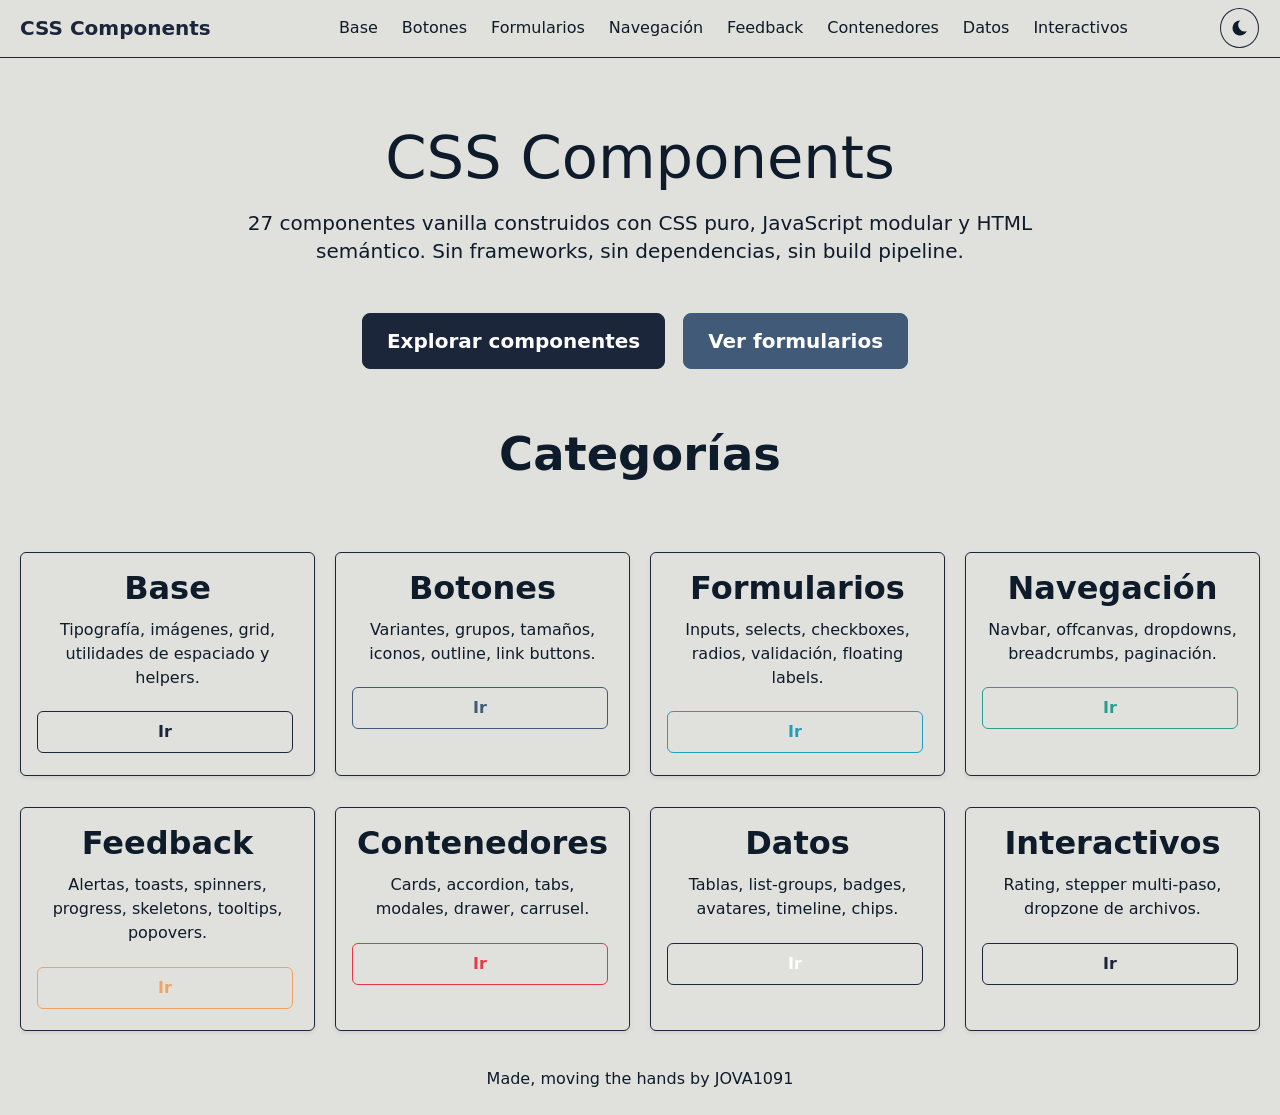
<file: index.html>
<!DOCTYPE html>
<html lang="es">
<head>
  <meta charset="UTF-8">
  <meta name="viewport" content="width=device-width, initial-scale=1.0">
  <script>
    (function() {
      var theme = localStorage.getItem("theme");
      if (theme === "dark" || theme === "light") {
        document.documentElement.dataset.theme = theme;
      }
    })();
  </script>
  <script>
    (function() {
      var root = location.pathname.startsWith('/CSS-Components') ? '/CSS-Components' : '';
      document.write('<base href="' + root + '/">');
      document.write('<link rel="icon" type="image/svg+xml" href="' + root + '/favicon.svg">');
      document.write('<link rel="stylesheet" href="' + root + '/assets/css/pages/index.css">');
    })();
  </script>
  <title>CSS Components — Librería de Componentes</title>
</head>
<body>
  <nav class="navbar navbar-sticky">
    <div class="container-full">
      <a class="navbar-brand" href="index.html">CSS Components</a>

      <button class="navbar-toggler" type="button" aria-controls="navbar-menu" aria-expanded="false"
        aria-label="Toggle navigation">
        <span class="navbar-toggler-icon"></span>
      </button>

      <div class="navbar-collapse" id="navbar-menu" hidden>
        <button type="button" class="btn-close" aria-label="Close navigation"></button>

          <ul class="navbar-nav navbar-nav-center">
            <li><a class="nav-link" href="components/base.html">Base</a></li>
            <li><a class="nav-link" href="components/buttons.html">Botones</a></li>
            <li><a class="nav-link" href="components/forms.html">Formularios</a></li>
            <li><a class="nav-link" href="components/navigation.html">Navegación</a></li>
            <li><a class="nav-link" href="components/feedback.html">Feedback</a></li>
            <li><a class="nav-link" href="components/contenedores.html">Contenedores</a></li>
            <li><a class="nav-link" href="components/datos.html">Datos</a></li>
            <li><a class="nav-link" href="components/interactivos.html">Interactivos</a></li>
          </ul>
        <div class="d-flex align-items-center">
          <button id="theme-toggle" class="btn btn-secondary btn-sm" aria-label="Cambiar tema (Claro / Oscuro)">
            <svg class="moon-icon" viewBox="0 0 24 24" xmlns="http://www.w3.org/2000/svg">
              <path d="M12 3c.132 0 .263 0 .393.007a7.5 7.5 0 0 0 7.92 12.446A9 9 0 1 1 12 3z" />
            </svg>
            <svg class="sun-icon" viewBox="0 0 24 24" xmlns="http://www.w3.org/2000/svg">
              <path d="M12 7a5 5 0 1 0 0 10 5 5 0 0 0 0-10zm0-5a1 1 0 0 1 1 1v2a1 1 0 0 1-2 0V3a1 1 0 0 1 1-1zm0 16a1 1 0 0 1 1 1v2a1 1 0 0 1-2 0v-2a1 1 0 0 1 1-1zM5.636 4.222a1 1 0 0 1 1.414 0l1.414 1.414a1 1 0 1 1-1.414 1.414L5.636 5.636a1 1 0 0 1 0-1.414zm11.314 11.314a1 1 0 0 1 1.414 0l1.414 1.414a1 1 0 0 1-1.414 1.414l-1.414-1.414a1 1 0 0 1 0-1.414zM2 12a1 1 0 0 1 1-1h2a1 1 0 0 1 0 2H3a1 1 0 0 1-1-1zm16 0a1 1 0 0 1 1-1h2a1 1 0 0 1 0 2h-2a1 1 0 0 1-1-1zM5.636 19.778a1 1 0 0 1 0-1.414l1.414-1.414a1 1 0 1 1 1.414 1.414l-1.414 1.414a1 1 0 0 1-1.414 0zm11.314-11.314a1 1 0 0 1 0-1.414l1.414-1.414a1 1 0 0 1 1.414 1.414l-1.414 1.414a1 1 0 0 1-1.414 0z" />
            </svg>
          </button>
        </div>
      </div>

      <div class="navbar-backdrop"></div>
    </div>
  </nav>

  <a href="#main" class="skip-link">Saltar al contenido principal</a>
  <main id="main">
    <section class="container">
      <div class="row hero-section">
        <div class="col-8 offset-2 text-center">
          <h1 class="display-3">CSS Components</h1>
          <p class="lead">27 componentes vanilla construidos con CSS puro, JavaScript modular y HTML semántico. Sin frameworks, sin dependencias, sin build pipeline.</p>
          <div class="d-flex justify-content-center mt-5 gap-2">
            <a href="components/buttons.html" class="btn btn-lg">Explorar componentes</a>
            <a href="components/forms.html" class="btn btn-secondary btn-lg">Ver formularios</a>
          </div>
        </div>
      </div>
    </section>

    <section class="container">
      <div class="row">
        <div class="col-12">
          <h2 class="text-center mb-4">Categorías</h2>
        </div>
        <div class="col-3 mb-4">
          <div class="card">
            <div class="card-body text-center">
              <h4 class="card-title">Base</h4>
              <p class="card-text">Tipografía, imágenes, grid, utilidades de espaciado y helpers.</p>
              <a href="components/base.html" class="btn btn-outline-primary">Ir</a>
            </div>
          </div>
        </div>
        <div class="col-3 mb-4">
          <div class="card">
            <div class="card-body text-center">
              <h4 class="card-title">Botones</h4>
              <p class="card-text">Variantes, grupos, tamaños, iconos, outline, link buttons.</p>
              <a href="components/buttons.html" class="btn btn-outline-secondary">Ir</a>
            </div>
          </div>
        </div>
        <div class="col-3 mb-4">
          <div class="card">
            <div class="card-body text-center">
              <h4 class="card-title">Formularios</h4>
              <p class="card-text">Inputs, selects, checkboxes, radios, validación, floating labels.</p>
              <a href="components/forms.html" class="btn btn-outline-info">Ir</a>
            </div>
          </div>
        </div>
        <div class="col-3 mb-4">
          <div class="card">
            <div class="card-body text-center">
              <h4 class="card-title">Navegación</h4>
              <p class="card-text">Navbar, offcanvas, dropdowns, breadcrumbs, paginación.</p>
              <a href="components/navigation.html" class="btn btn-outline-success">Ir</a>
            </div>
          </div>
        </div>
        <div class="col-3 mb-4">
          <div class="card">
            <div class="card-body text-center">
              <h4 class="card-title">Feedback</h4>
              <p class="card-text">Alertas, toasts, spinners, progress, skeletons, tooltips, popovers.</p>
              <a href="components/feedback.html" class="btn btn-outline-warning">Ir</a>
            </div>
          </div>
        </div>
        <div class="col-3 mb-4">
          <div class="card">
            <div class="card-body text-center">
              <h4 class="card-title">Contenedores</h4>
              <p class="card-text">Cards, accordion, tabs, modales, drawer, carrusel.</p>
              <a href="components/contenedores.html" class="btn btn-outline-danger">Ir</a>
            </div>
          </div>
        </div>
        <div class="col-3 mb-4">
          <div class="card">
            <div class="card-body text-center">
              <h4 class="card-title">Datos</h4>
              <p class="card-text">Tablas, list-groups, badges, avatares, timeline, chips.</p>
              <a href="components/datos.html" class="btn btn-outline-dark">Ir</a>
            </div>
          </div>
        </div>
        <div class="col-3 mb-4">
          <div class="card">
            <div class="card-body text-center">
              <h4 class="card-title">Interactivos</h4>
              <p class="card-text">Rating, stepper multi-paso, dropzone de archivos.</p>
              <a href="components/interactivos.html" class="btn btn-outline-primary">Ir</a>
            </div>
          </div>
        </div>
      </div>
    </section>
  </main>

  <footer class="container-full">
    <div class="row">
      <div class="col-12 p-4 text-center">
        Made, moving the hands by JOVA1091
      </div>
    </div>
  </footer>

  <script type="module">
    import { initPage, initNav } from "./assets/js/init-page.js";
    initPage();
    await initNav();
  </script>
</body>
</html>
</file>
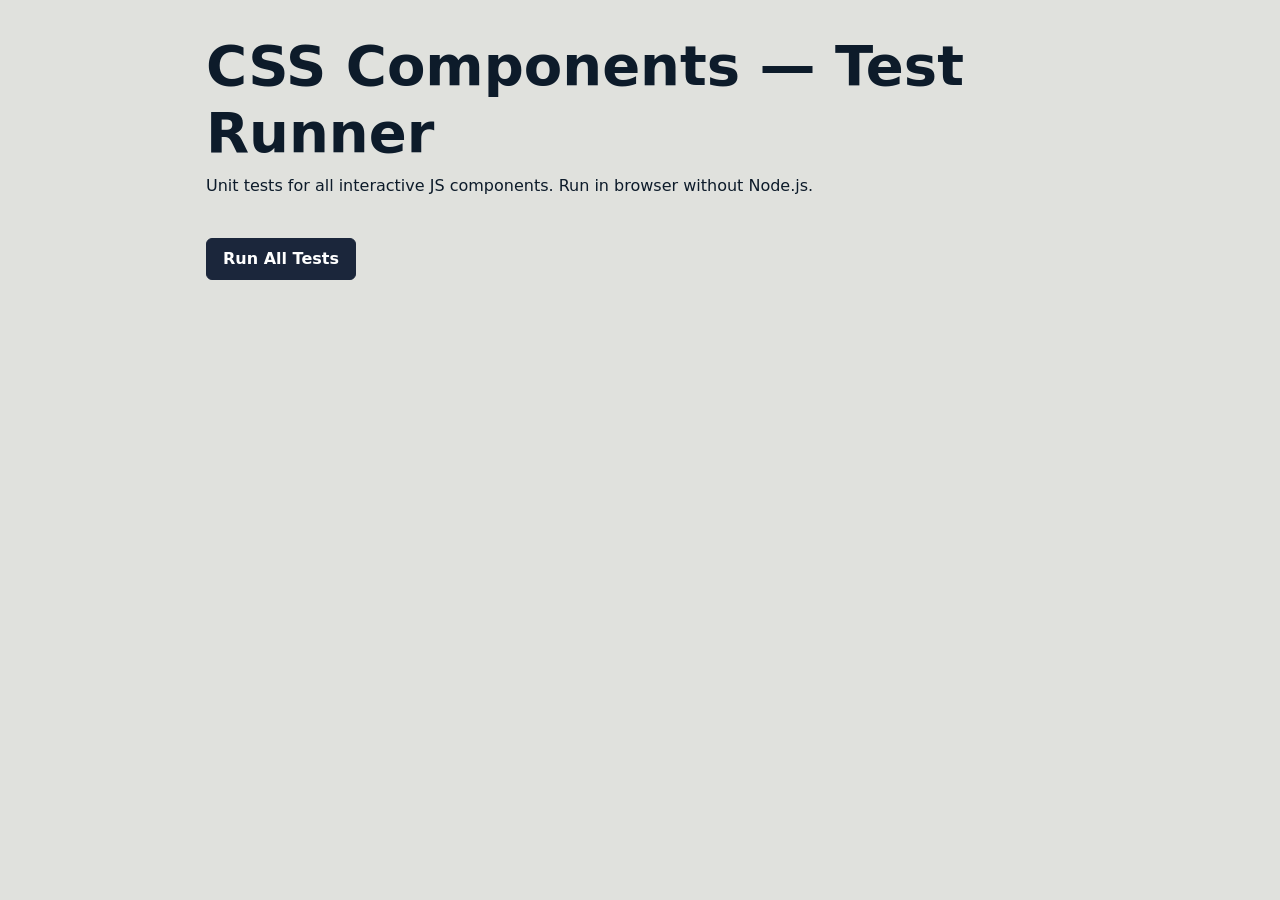
<file: tests/index.html>
<!DOCTYPE html>
<html lang="es" data-theme="light">
<head>
  <meta charset="UTF-8" />
  <meta name="viewport" content="width=device-width, initial-scale=1.0" />
  <title>CSS Components — Test Runner</title>
  <link rel="stylesheet" href="../assets/css/master.css" />
  <style>
    body { max-width: 900px; margin: 2rem auto; padding: 0 1rem; font-family: system-ui, sans-serif; }
    h1 { margin-bottom: 0.25rem; }
    #test-summary { display: none; font-size: 1.1rem; font-weight: 600; margin: 1rem 0; padding: 0.75rem 1rem; background: var(--color-surface, #f8f9fa); border-radius: 8px; }
    .suite { margin: 1.5rem 0; }
    .suite h3 { margin: 0 0 0.5rem; font-size: 1rem; color: var(--color-text-secondary, #6c757d); }
    .test { padding: 0.35rem 0.5rem; border-radius: 4px; font-size: 0.9rem; display: flex; align-items: flex-start; gap: 0.5rem; }
    .test .icon { flex-shrink: 0; width: 1.2em; text-align: center; }
    .test.passed { color: #27ae60; }
    .test.failed { color: #e74c3c; background: #fdf0ef; }
    .test.skipped { color: #95a5a6; }
    .error { margin: 0.25rem 0 0; padding: 0.5rem; background: #fff; border: 1px solid #e74c3c; border-radius: 4px; font-size: 0.8rem; white-space: pre-wrap; }
    #run-btn { margin: 1rem 0; }
  </style>
</head>
<body>
  <h1>CSS Components — Test Runner</h1>
  <p>Unit tests for all interactive JS components. Run in browser without Node.js.</p>
  <button id="run-btn" class="btn btn-primary">Run All Tests</button>
  <div id="test-summary"></div>
  <div id="test-output"></div>

  <script type="module">
    import { runAll, reset } from "./test-framework.js";

    import "./components/component-loader.test.js";
    import "./components/accordion.test.js";
    import "./components/chips.test.js";
    import "./components/combobox.test.js";
    import "./components/datepicker.test.js";
    import "./components/drawer.test.js";
    import "./components/dropdown.test.js";
    import "./components/dropzone.test.js";
    import "./components/float-labels.test.js";
    import "./components/modal.test.js";
    import "./components/popovers.test.js";
    import "./components/rating.test.js";
    import "./components/stepper.test.js";
    import "./components/tabs.test.js";
    import "./components/toasts.test.js";
    import "./components/tooltips.test.js";
    import "./components/tree-view.test.js";

    document.getElementById("run-btn").addEventListener("click", async () => {
      reset();
      document.getElementById("test-output").innerHTML = "";
      document.getElementById("test-summary").style.display = "none";
      document.getElementById("run-btn").disabled = true;
      document.getElementById("run-btn").textContent = "Running…";
      await runAll();
      document.getElementById("run-btn").disabled = false;
      document.getElementById("run-btn").textContent = "Run All Tests";
    });
  </script>
</body>
</html>
</file>
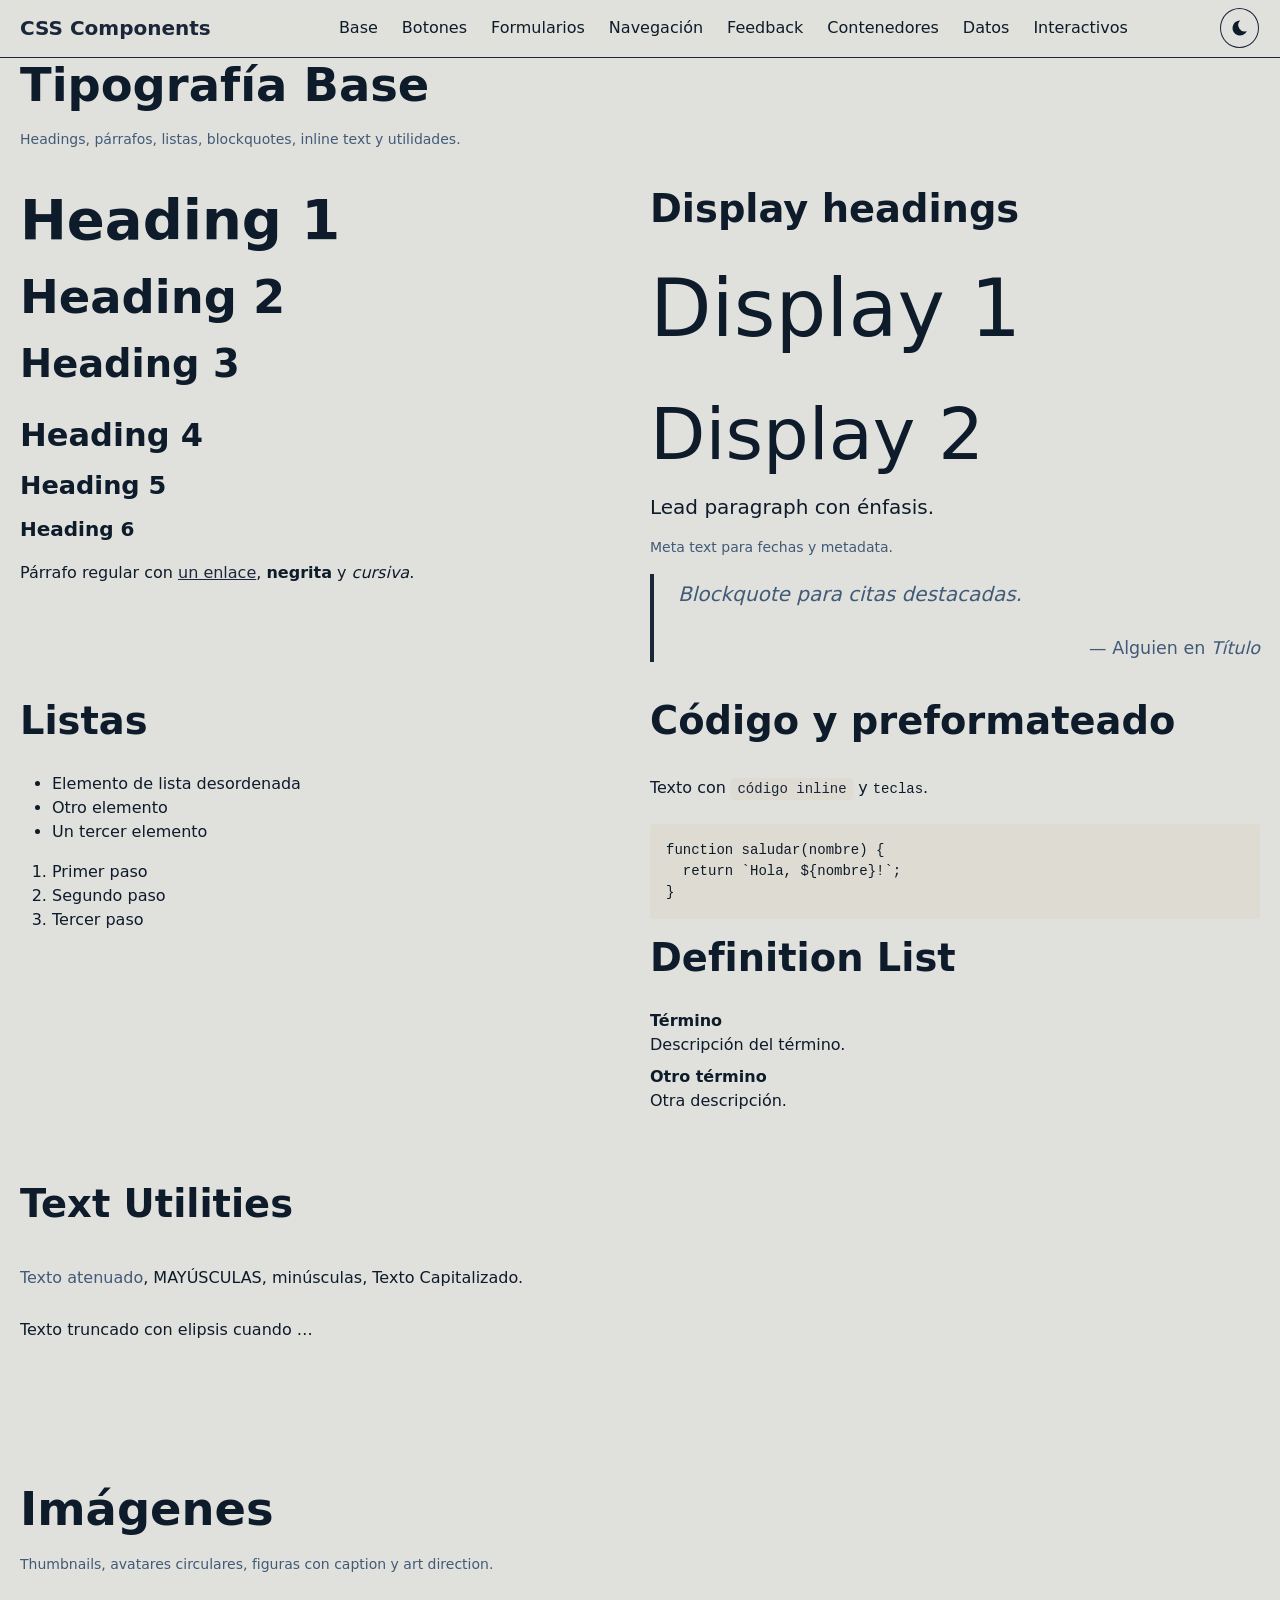
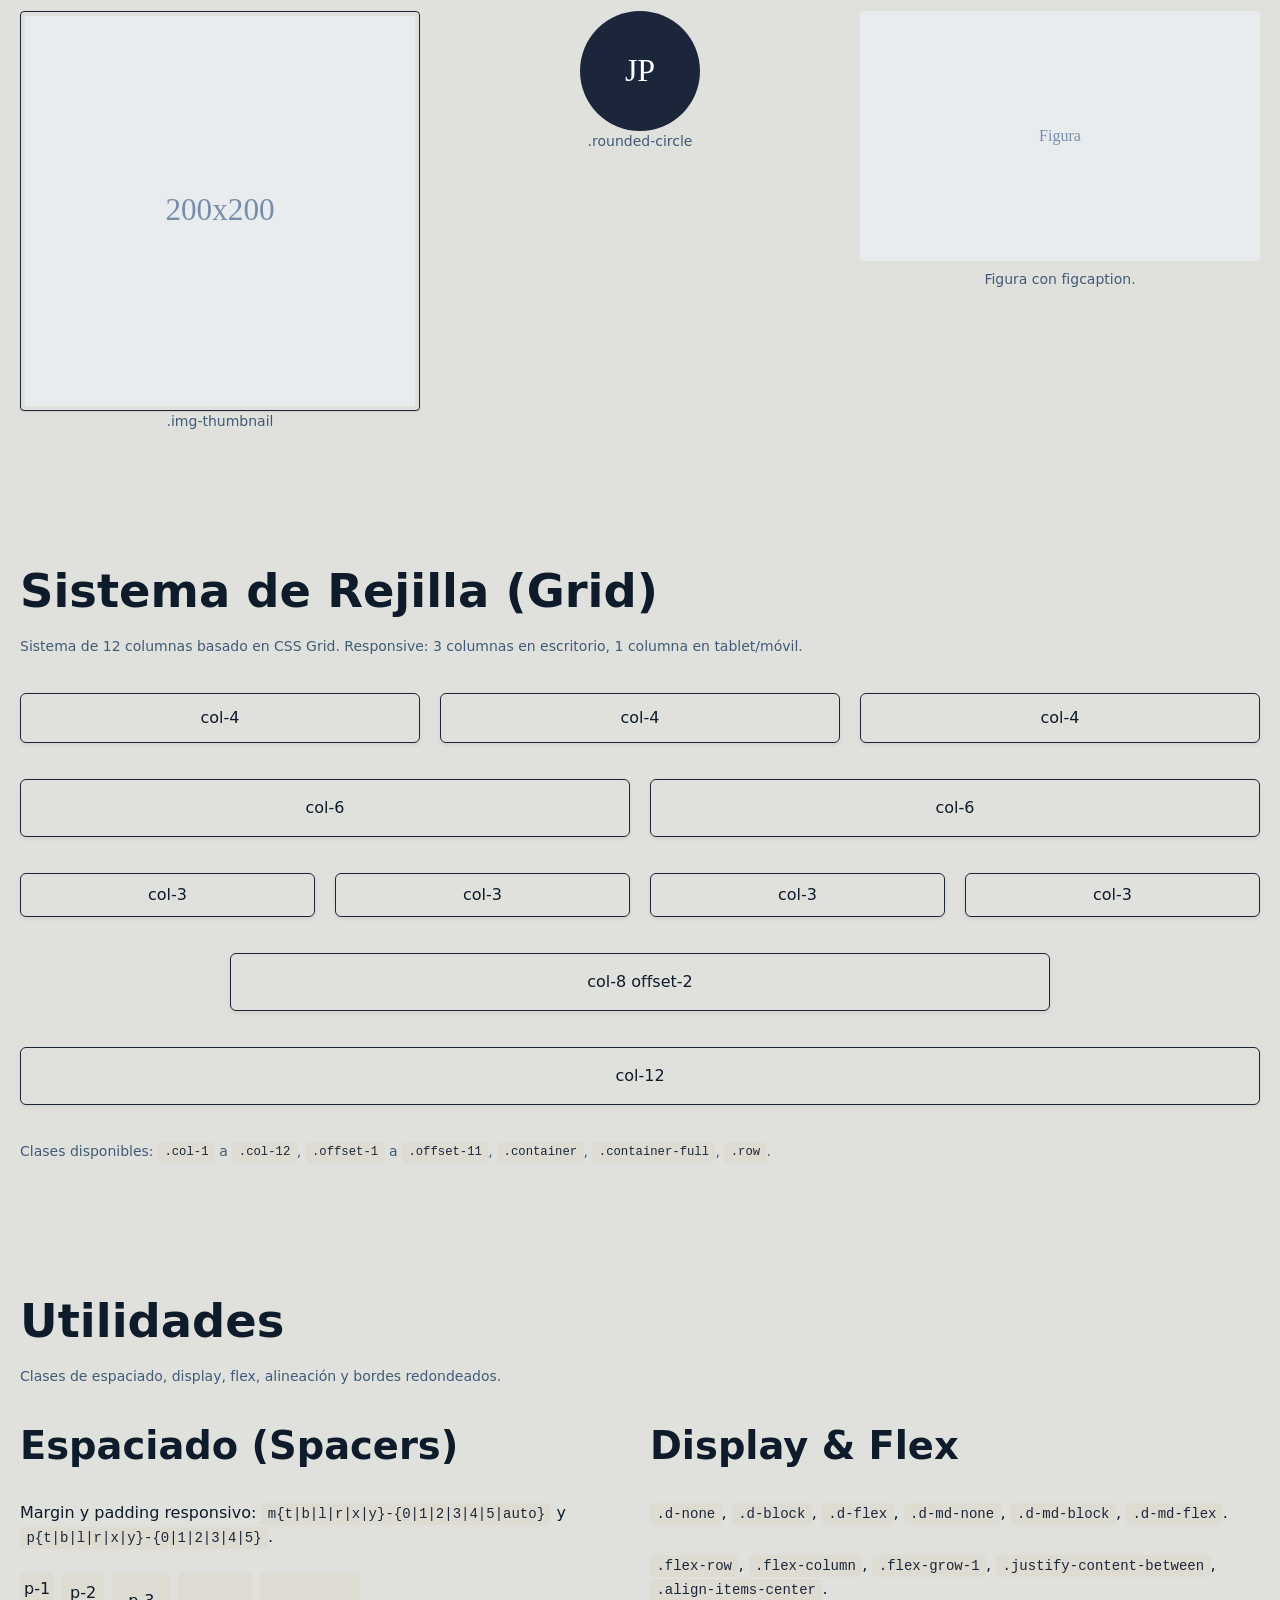
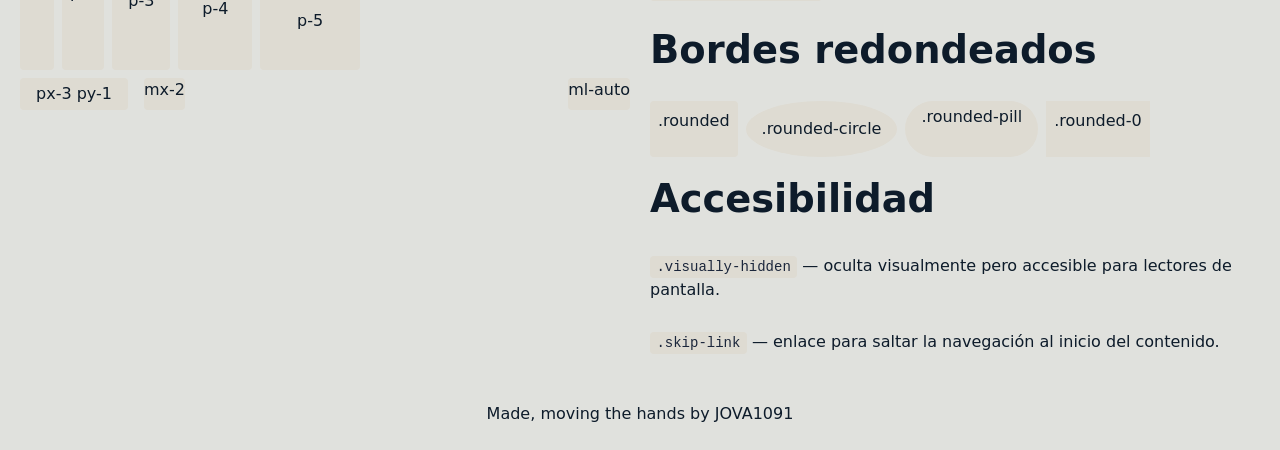
<file: components/base.html>
<!DOCTYPE html>
<html lang="es">
<head>
  <meta charset="UTF-8">
  <meta name="viewport" content="width=device-width, initial-scale=1.0">
  <script>
    (function() {
      var theme = localStorage.getItem("theme");
      if (theme === "dark" || theme === "light") {
        document.documentElement.dataset.theme = theme;
      }
    })();
  </script>
  <script>
    (function() {
      var root = location.pathname.startsWith('/CSS-Components') ? '/CSS-Components' : '';
      document.write('<base href="' + root + '/">');
      document.write('<link rel="icon" type="image/svg+xml" href="' + root + '/favicon.svg">');
      document.write('<link rel="stylesheet" href="' + root + '/assets/css/pages/base.css">');
    })();
  </script>
  <title>CSS Components — Base del Sistema</title>
</head>
<body>
  <nav class="navbar navbar-sticky">
    <div class="container-full">
      <a class="navbar-brand" href="index.html">CSS Components</a>

      <button class="navbar-toggler" type="button" aria-controls="navbar-menu" aria-expanded="false"
        aria-label="Toggle navigation">
        <span class="navbar-toggler-icon"></span>
      </button>

      <div class="navbar-collapse" id="navbar-menu" hidden>
        <button type="button" class="btn-close" aria-label="Close navigation"></button>

          <ul class="navbar-nav navbar-nav-center">
            <li><a class="nav-link" href="components/base.html">Base</a></li>
            <li><a class="nav-link" href="components/buttons.html">Botones</a></li>
            <li><a class="nav-link" href="components/forms.html">Formularios</a></li>
            <li><a class="nav-link" href="components/navigation.html">Navegación</a></li>
            <li><a class="nav-link" href="components/feedback.html">Feedback</a></li>
            <li><a class="nav-link" href="components/contenedores.html">Contenedores</a></li>
            <li><a class="nav-link" href="components/datos.html">Datos</a></li>
            <li><a class="nav-link" href="components/interactivos.html">Interactivos</a></li>
          </ul>
        <div class="d-flex align-items-center">
          <button id="theme-toggle" class="btn btn-secondary btn-sm" aria-label="Cambiar tema (Claro / Oscuro)">
            <svg class="moon-icon" viewBox="0 0 24 24" xmlns="http://www.w3.org/2000/svg">
              <path d="M12 3c.132 0 .263 0 .393.007a7.5 7.5 0 0 0 7.92 12.446A9 9 0 1 1 12 3z" />
            </svg>
            <svg class="sun-icon" viewBox="0 0 24 24" xmlns="http://www.w3.org/2000/svg">
              <path d="M12 7a5 5 0 1 0 0 10 5 5 0 0 0 0-10zm0-5a1 1 0 0 1 1 1v2a1 1 0 0 1-2 0V3a1 1 0 0 1 1-1zm0 16a1 1 0 0 1 1 1v2a1 1 0 0 1-2 0v-2a1 1 0 0 1 1-1zM5.636 4.222a1 1 0 0 1 1.414 0l1.414 1.414a1 1 0 1 1-1.414 1.414L5.636 5.636a1 1 0 0 1 0-1.414zm11.314 11.314a1 1 0 0 1 1.414 0l1.414 1.414a1 1 0 0 1-1.414 1.414l-1.414-1.414a1 1 0 0 1 0-1.414zM2 12a1 1 0 0 1 1-1h2a1 1 0 0 1 0 2H3a1 1 0 0 1-1-1zm16 0a1 1 0 0 1 1-1h2a1 1 0 0 1 0 2h-2a1 1 0 0 1-1-1zM5.636 19.778a1 1 0 0 1 0-1.414l1.414-1.414a1 1 0 1 1 1.414 1.414l-1.414 1.414a1 1 0 0 1-1.414 0zm11.314-11.314a1 1 0 0 1 0-1.414l1.414-1.414a1 1 0 0 1 1.414 1.414l-1.414 1.414a1 1 0 0 1-1.414 0z" />
            </svg>
          </button>
        </div>
      </div>

      <div class="navbar-backdrop"></div>
    </div>
  </nav>

  <main id="main">
    <a href="#main" class="skip-link">Saltar al contenido principal</a>
    <h1 class="visually-hidden">Base del Sistema</h1>
    <section id="typography" class="container">
      <div class="row">
        <div class="col-12">
          <h2>Tipografía Base</h2>
          <p class="meta">Headings, párrafos, listas, blockquotes, inline text y utilidades.</p>
        </div>
      </div>
      <div class="row">
        <div class="col-6">
          <h1>Heading 1</h1>
          <h2>Heading 2</h2>
          <h3>Heading 3</h3>
          <h4>Heading 4</h4>
          <h5>Heading 5</h5>
          <h6>Heading 6</h6>
          <p>Párrafo regular con <a href="#">un enlace</a>, <strong>negrita</strong> y <em>cursiva</em>.</p>
        </div>
        <div class="col-6">
          <h3>Display headings</h3>
          <p class="display-1">Display 1</p>
          <p class="display-2">Display 2</p>
          <p class="lead">Lead paragraph con énfasis.</p>
          <p class="meta">Meta text para fechas y metadata.</p>
          <blockquote>
            <p>Blockquote para citas destacadas.</p>
            <footer>Alguien en <cite>Título</cite></footer>
          </blockquote>
        </div>
      </div>
      <div class="row">
        <div class="col-6">
          <h3>Listas</h3>
          <ul>
            <li>Elemento de lista desordenada</li>
            <li>Otro elemento</li>
            <li>Un tercer elemento</li>
          </ul>
          <ol>
            <li>Primer paso</li>
            <li>Segundo paso</li>
            <li>Tercer paso</li>
          </ol>
        </div>
        <div class="col-6">
          <h3>Código y preformateado</h3>
          <p>Texto con <code>código inline</code> y <kbd>teclas</kbd>.</p>
          <pre>function saludar(nombre) {
  return `Hola, ${nombre}!`;
}</pre>
          <h3>Definition List</h3>
          <dl>
            <dt>Término</dt>
            <dd>Descripción del término.</dd>
            <dt>Otro término</dt>
            <dd>Otra descripción.</dd>
          </dl>
        </div>
      </div>
      <div class="row">
        <div class="col-12">
          <hr>
          <h3>Text Utilities</h3>
          <p><span class="text-muted">Texto atenuado</span>, <span class="text-uppercase">mayúsculas</span>, <span class="text-lowercase">MINÚSCULAS</span>, <span class="text-capitalize">texto capitalizado</span>.</p>
          <p class="text-truncate-sm">Texto truncado con elipsis cuando el contenido es muy largo y no cabe en una línea.</p>
        </div>
      </div>
    </section>

    <section id="images" class="container">
      <hr class="my-5" />
      <div class="row">
        <div class="col-12">
          <h2>Imágenes</h2>
          <p class="meta">Thumbnails, avatares circulares, figuras con caption y art direction.</p>
        </div>
      </div>
      <div class="row align-items-start">
        <div class="col-4">
          <img src="data:image/svg+xml,%3csvg xmlns='http://www.w3.org/2000/svg' viewBox='0 0 200 200'%3e%3crect width='100%25' height='100%25' fill='%23e9ecef'/%3e%3ctext x='50%25' y='50%25' fill='%23778da9' dy='.3em' text-anchor='middle'%3e200x200%3c/text%3e%3c/svg%3e" alt="Thumbnail" class="img-thumbnail">
          <p class="meta text-center">.img-thumbnail</p>
        </div>
        <div class="col-4 text-center">
          <img src="data:image/svg+xml,%3csvg xmlns='http://www.w3.org/2000/svg' viewBox='0 0 150 150'%3e%3crect width='100%25' height='100%25' fill='%231b263b'/%3e%3ctext x='50%25' y='50%25' fill='%23fff' dy='.3em' text-anchor='middle' font-size='40'%3eJP%3c/text%3e%3c/svg%3e" alt="Avatar" class="rounded-circle" width="120" height="120">
          <p class="meta text-center">.rounded-circle</p>
        </div>
        <div class="col-4">
          <figure>
            <img src="data:image/svg+xml,%3csvg xmlns='http://www.w3.org/2000/svg' viewBox='0 0 400 250'%3e%3crect width='100%25' height='100%25' fill='%23e9ecef'/%3e%3ctext x='50%25' y='50%25' fill='%23778da9' dy='.3em' text-anchor='middle'%3eFigura%3c/text%3e%3c/svg%3e" class="rounded" alt="Figura"><!-- width: 100% ya no necesario, la imagen se adapta al contenedor -->
            <figcaption>Figura con figcaption.</figcaption>
          </figure>
        </div>
      </div>
    </section>

    <section id="grid" class="container">
      <hr class="my-5" />
      <div class="row">
        <div class="col-12">
          <h2>Sistema de Rejilla (Grid)</h2>
          <p class="meta">Sistema de 12 columnas basado en CSS Grid. Responsive: 3 columnas en escritorio, 1 columna en tablet/móvil.</p>
        </div>
      </div>
      <div class="row">
<div class="col-4"><div class="card p-3 text-center">col-4</div></div>
<div class="col-4"><div class="card p-3 text-center">col-4</div></div>
<div class="col-4"><div class="card p-3 text-center">col-4</div></div>
      </div>
      <div class="row mt-3">
        <div class="col-6"><div class="card p-3 text-center">col-6</div></div>
        <div class="col-6"><div class="card p-3 text-center">col-6</div></div>
      </div>
      <div class="row mt-3">
        <div class="col-3"><div class="card p-3 text-center">col-3</div></div>
        <div class="col-3"><div class="card p-3 text-center">col-3</div></div>
        <div class="col-3"><div class="card p-3 text-center">col-3</div></div>
        <div class="col-3"><div class="card p-3 text-center">col-3</div></div>
      </div>
      <div class="row mt-3">
        <div class="col-8 offset-2"><div class="card p-3 text-center">col-8 offset-2</div></div>
      </div>
      <div class="row mt-3">
        <div class="col-12"><div class="card p-3 text-center">col-12</div></div>
      </div>
      <div class="row mt-3">
        <div class="col-12">
          <p class="meta">Clases disponibles: <code>.col-1</code> a <code>.col-12</code>, <code>.offset-1</code> a <code>.offset-11</code>, <code>.container</code>, <code>.container-full</code>, <code>.row</code>.</p>
        </div>
      </div>
    </section>

    <section id="utilities" class="container">
      <hr class="my-5" />
      <div class="row">
        <div class="col-12">
          <h2>Utilidades</h2>
          <p class="meta">Clases de espaciado, display, flex, alineación y bordes redondeados.</p>
        </div>
      </div>
      <div class="row">
        <div class="col-6">
          <h3>Espaciado (Spacers)</h3>
          <p>Margin y padding responsivo: <code>m{t|b|l|r|x|y}-{0|1|2|3|4|5|auto}</code> y <code>p{t|b|l|r|x|y}-{0|1|2|3|4|5}</code>.</p>
          <div class="d-flex flex-wrap gap-2">
            <span class="p-1 bg-light rounded">p-1</span>
            <span class="p-2 bg-light rounded">p-2</span>
            <span class="p-3 bg-light rounded">p-3</span>
            <span class="p-4 bg-light rounded">p-4</span>
            <span class="p-5 bg-light rounded">p-5</span>
          </div>
          <div class="d-flex mt-2 flex-wrap gap-2">
            <span class="px-3 py-1 bg-light rounded">px-3 py-1</span>
            <span class="mx-2 bg-light rounded">mx-2</span>
            <span class="ml-auto bg-light rounded">ml-auto</span>
          </div>
        </div>
        <div class="col-6">
          <h3>Display & Flex</h3>
          <p><code>.d-none</code>, <code>.d-block</code>, <code>.d-flex</code>, <code>.d-md-none</code>, <code>.d-md-block</code>, <code>.d-md-flex</code>.</p>
          <p><code>.flex-row</code>, <code>.flex-column</code>, <code>.flex-grow-1</code>, <code>.justify-content-between</code>, <code>.align-items-center</code>.</p>
          <h3 class="mt-3">Bordes redondeados</h3>
          <div class="d-flex flex-wrap gap-2">
            <span class="rounded p-2 bg-light">.rounded</span>
            <span class="rounded-circle p-3 bg-light">.rounded-circle</span>
            <span class="rounded-pill px-3 py-1 bg-light">.rounded-pill</span>
            <span class="rounded-0 p-2 bg-light">.rounded-0</span>
          </div>
          <h3 class="mt-3">Accesibilidad</h3>
          <p><code>.visually-hidden</code> — oculta visualmente pero accesible para lectores de pantalla.</p>
          <p><code>.skip-link</code> — enlace para saltar la navegación al inicio del contenido.</p>
        </div>
      </div>
    </section>
  </main>

  <footer class="container-full">
    <div class="row">
      <div class="col-12 p-4 text-center">
        Made, moving the hands by JOVA1091
      </div>
    </div>
  </footer>

  <script type="module">
    import { initPage, initNav } from "./assets/js/init-page.js";
    initPage();
    await initNav();
    import("./assets/js/pages/base.js");
  </script>
</body>
</html>
</file>
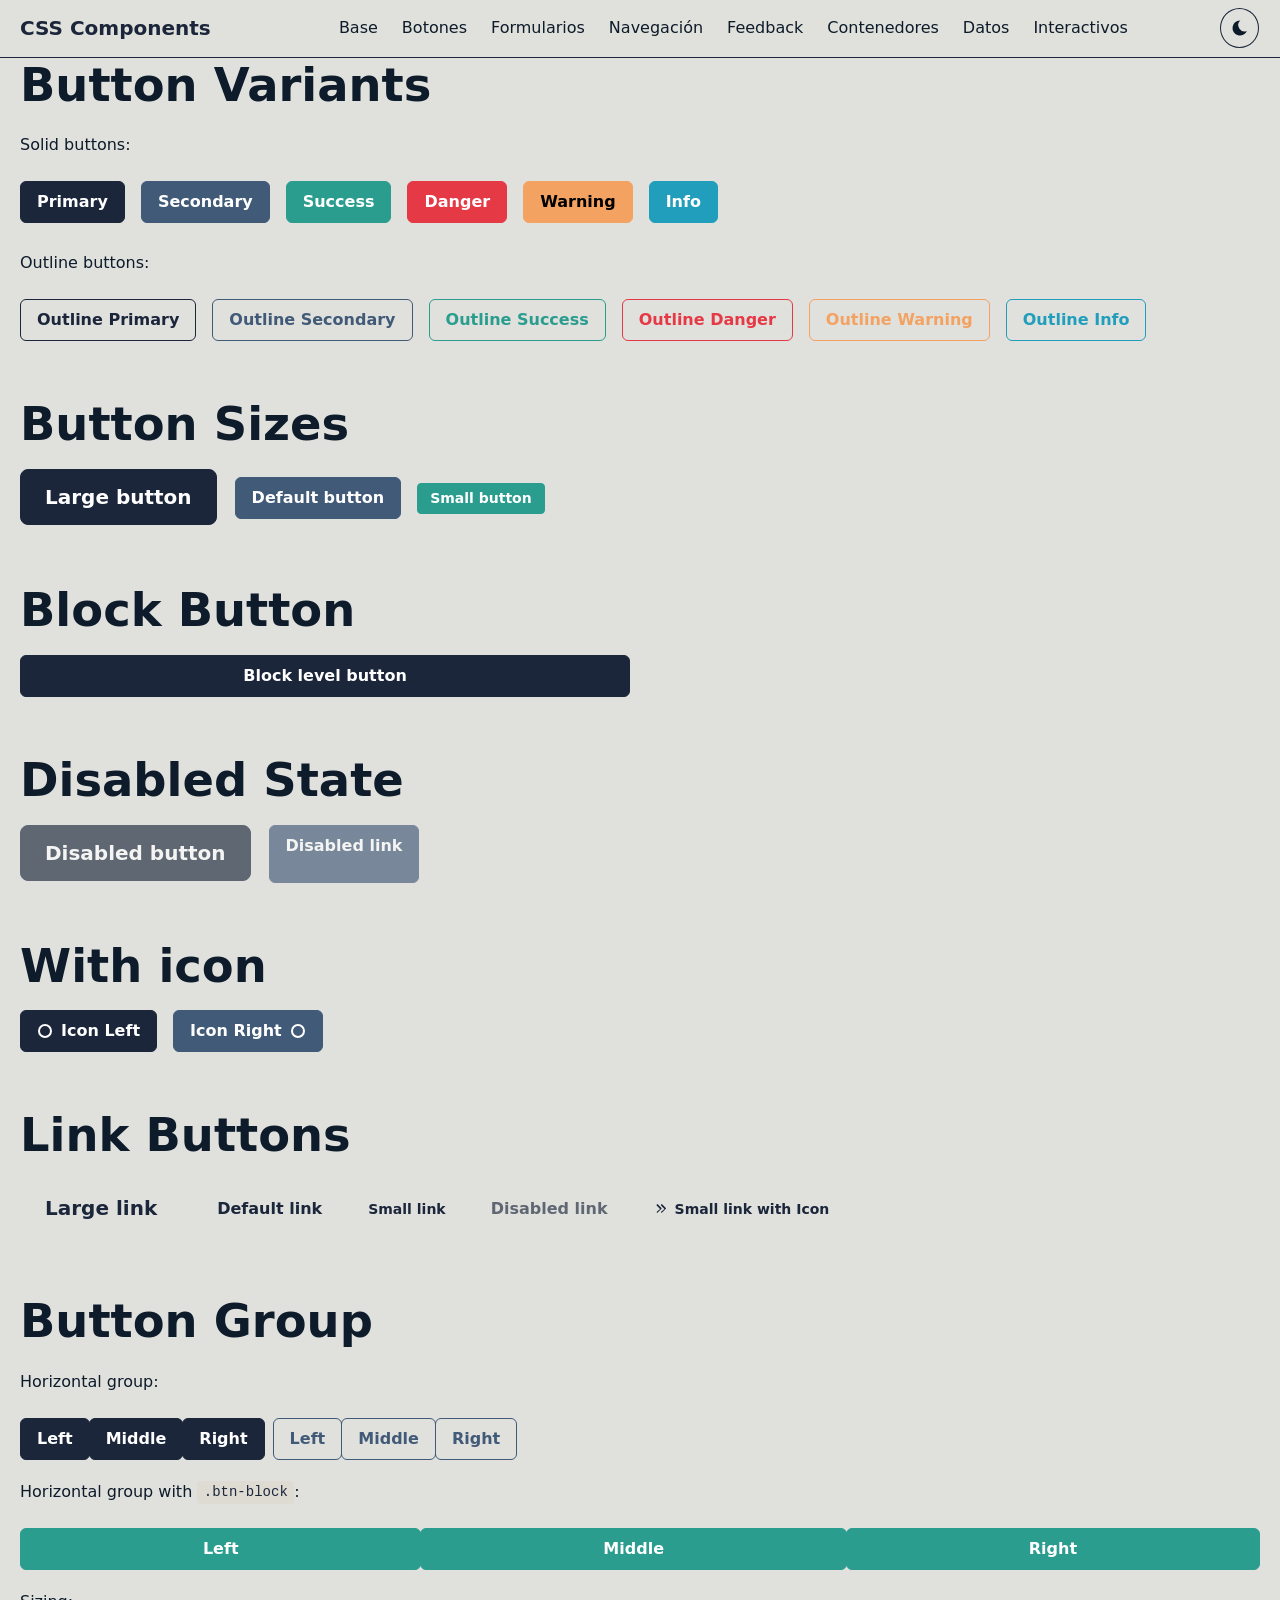
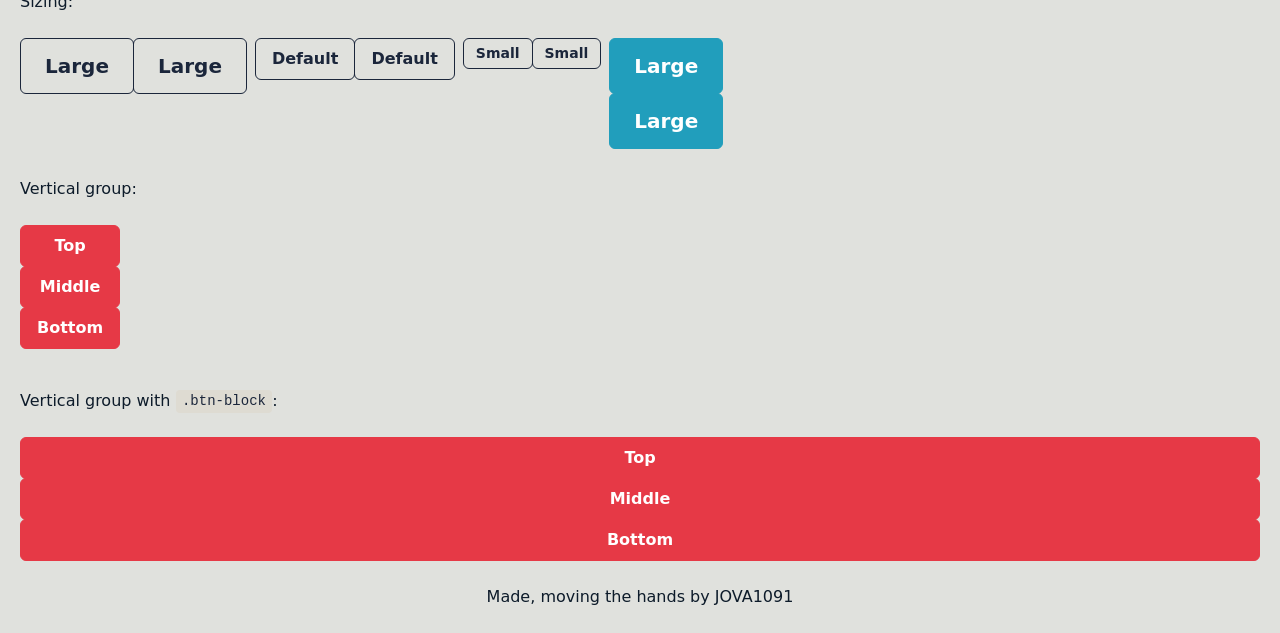
<file: components/buttons.html>
<!DOCTYPE html>
<html lang="es">
<head>
  <meta charset="UTF-8">
  <meta name="viewport" content="width=device-width, initial-scale=1.0">
  <script>
    (function() {
      var theme = localStorage.getItem("theme");
      if (theme === "dark" || theme === "light") {
        document.documentElement.dataset.theme = theme;
      }
    })();
  </script>
  <script>
    (function() {
      var root = location.pathname.startsWith('/CSS-Components') ? '/CSS-Components' : '';
      document.write('<base href="' + root + '/">');
      document.write('<link rel="icon" type="image/svg+xml" href="' + root + '/favicon.svg">');
      document.write('<link rel="stylesheet" href="' + root + '/assets/css/pages/buttons.css">');
    })();
  </script>
  <title>CSS Components — Botones</title>
</head>
<body>
  <nav class="navbar navbar-sticky">
    <div class="container-full">
      <a class="navbar-brand" href="index.html">CSS Components</a>

      <button class="navbar-toggler" type="button" aria-controls="navbar-menu" aria-expanded="false"
        aria-label="Toggle navigation">
        <span class="navbar-toggler-icon"></span>
      </button>

      <div class="navbar-collapse" id="navbar-menu" hidden>
        <button type="button" class="btn-close" aria-label="Close navigation"></button>

          <ul class="navbar-nav navbar-nav-center">
            <li><a class="nav-link" href="components/base.html">Base</a></li>
            <li><a class="nav-link" href="components/buttons.html">Botones</a></li>
            <li><a class="nav-link" href="components/forms.html">Formularios</a></li>
            <li><a class="nav-link" href="components/navigation.html">Navegación</a></li>
            <li><a class="nav-link" href="components/feedback.html">Feedback</a></li>
            <li><a class="nav-link" href="components/contenedores.html">Contenedores</a></li>
            <li><a class="nav-link" href="components/datos.html">Datos</a></li>
            <li><a class="nav-link" href="components/interactivos.html">Interactivos</a></li>
          </ul>
        <div class="d-flex align-items-center">
          <button id="theme-toggle" class="btn btn-secondary btn-sm" aria-label="Cambiar tema (Claro / Oscuro)">
            <svg class="moon-icon" viewBox="0 0 24 24" xmlns="http://www.w3.org/2000/svg">
              <path d="M12 3c.132 0 .263 0 .393.007a7.5 7.5 0 0 0 7.92 12.446A9 9 0 1 1 12 3z" />
            </svg>
            <svg class="sun-icon" viewBox="0 0 24 24" xmlns="http://www.w3.org/2000/svg">
              <path d="M12 7a5 5 0 1 0 0 10 5 5 0 0 0 0-10zm0-5a1 1 0 0 1 1 1v2a1 1 0 0 1-2 0V3a1 1 0 0 1 1-1zm0 16a1 1 0 0 1 1 1v2a1 1 0 0 1-2 0v-2a1 1 0 0 1 1-1zM5.636 4.222a1 1 0 0 1 1.414 0l1.414 1.414a1 1 0 1 1-1.414 1.414L5.636 5.636a1 1 0 0 1 0-1.414zm11.314 11.314a1 1 0 0 1 1.414 0l1.414 1.414a1 1 0 0 1-1.414 1.414l-1.414-1.414a1 1 0 0 1 0-1.414zM2 12a1 1 0 0 1 1-1h2a1 1 0 0 1 0 2H3a1 1 0 0 1-1-1zm16 0a1 1 0 0 1 1-1h2a1 1 0 0 1 0 2h-2a1 1 0 0 1-1-1zM5.636 19.778a1 1 0 0 1 0-1.414l1.414-1.414a1 1 0 1 1 1.414 1.414l-1.414 1.414a1 1 0 0 1-1.414 0zm11.314-11.314a1 1 0 0 1 0-1.414l1.414-1.414a1 1 0 0 1 1.414 1.414l-1.414 1.414a1 1 0 0 1-1.414 0z" />
            </svg>
          </button>
        </div>
      </div>

      <div class="navbar-backdrop"></div>
    </div>
    </nav>

  <main id="main">
    <a href="#main" class="skip-link">Saltar al contenido principal</a>
    <h1 class="visually-hidden">Botones</h1>
    <section id="buttons" class="container">
      <article class="row">
        <div class="col-12">
          <h2>Button Variants</h2>
          <p>Solid buttons:</p>
          <div class="button-showcase">
            <button class="btn">Primary</button>
            <button class="btn btn-secondary">Secondary</button>
            <button class="btn btn-success">Success</button>
            <button class="btn btn-danger">Danger</button>
            <button class="btn btn-warning">Warning</button>
            <button class="btn btn-info">Info</button>
          </div>
          <p class="mt-3">Outline buttons:</p>
          <div class="button-showcase">
            <button class="btn btn-outline-primary">Outline Primary</button>
            <button class="btn btn-outline-secondary">Outline Secondary</button>
            <button class="btn btn-outline-success">Outline Success</button>
            <button class="btn btn-outline-danger">Outline Danger</button>
            <button class="btn btn-outline-warning">Outline Warning</button>
            <button class="btn btn-outline-info">Outline Info</button>
          </div>
          <hr class="my-4">
          <h2>Button Sizes</h2>
          <div class="button-showcase align-items-center">
            <button class="btn btn-primary btn-lg">Large button</button>
            <button class="btn btn-secondary">Default button</button>
            <button class="btn btn-success btn-sm">Small button</button>
          </div>
          <hr class="my-4">
          <h2>Block Button</h2>
          <div class="row">
            <div class="col-6">
              <button class="btn btn-primary btn-block">Block level button</button>
            </div>
          </div>
          <hr class="my-4">
          <h2>Disabled State</h2>
          <div class="button-showcase">
            <button class="btn btn-lg btn-primary" disabled>Disabled button</button>
            <a href="#" class="btn btn-secondary disabled" role="button" aria-disabled="true">Disabled link</a>
          </div>
          <hr class="my-4">
          <h2>With icon</h2>
          <div class="button-showcase">
            <button class="btn btn-icon">
              <svg xmlns="http://www.w3.org/2000/svg" viewBox="0 0 16 16" fill="currentColor">
                <path d="M8 15A7 7 0 1 1 8 1a7 7 0 0 1 0 14Zm0-2A5 5 0 1 0 8 3a5 5 0 0 0 0 10Z" />
              </svg>
              Icon Left
            </button>
            <button class="btn btn-secondary btn-icon">
              Icon Right
              <svg xmlns="http://www.w3.org/2000/svg" viewBox="0 0 16 16" fill="currentColor">
                <path d="M8 15A7 7 0 1 1 8 1a7 7 0 0 1 0 14Zm0-2A5 5 0 1 0 8 3a5 5 0 0 0 0 10Z" />
              </svg>
            </button>
          </div>
          <hr class="my-4">
          <h2>Link Buttons</h2>
          <div class="button-showcase align-items-center">
            <button class="btn btn-link btn-lg">Large link</button>
            <button class="btn btn-link">Default link</button>
            <button class="btn btn-link btn-sm">Small link</button>
            <button class="btn btn-link" disabled>Disabled link</button>
            <button class="btn btn-link btn-icon btn-sm">
              <svg xmlns="http://www.w3.org/2000/svg" viewBox="0 0 16 16" fill="currentColor">
                <path fill-rule="evenodd" d="M8.22 2.53a.75.75 0 0 1 1.06 0l4.25 4.25a.75.75 0 0 1 0 1.06l-4.25 4.25a.75.75 0 0 1-1.06-1.06L11.94 8 8.22 4.28a.75.75 0 0 1 0-1.06Z" clip-rule="evenodd" />
                <path fill-rule="evenodd" d="M3.22 2.53a.75.75 0 0 1 1.06 0l4.25 4.25a.75.75 0 0 1 0 1.06l-4.25 4.25a.75.75 0 0 1-1.06-1.06L6.94 8 3.22 4.28a.75.75 0 0 1 0-1.06Z" clip-rule="evenodd" />
              </svg>
              Small link with Icon
            </button>
          </div>
          <hr class="my-4">
          <h2>Button Group</h2>
          <p>Horizontal group:</p>
          <div class="button-showcase">
            <fieldset class="btn-group" role="group" aria-label="Horizontal button group">
              <button type="button" class="btn btn-primary">Left</button>
              <button type="button" class="btn btn-primary">Middle</button>
              <button type="button" class="btn btn-primary">Right</button>
            </fieldset>
            <fieldset class="btn-group" role="group" aria-label="Horizontal outlined button group">
              <button type="button" class="btn btn-outline-secondary">Left</button>
              <button type="button" class="btn btn-outline-secondary">Middle</button>
              <button type="button" class="btn btn-outline-secondary">Right</button>
            </fieldset>
          </div>
          <p class="mt-3">Horizontal group with <code>.btn-block</code>:</p>
          <fieldset class="btn-group btn-block" role="group" aria-label="Horizontal block button group">
            <button type="button" class="btn btn-success">Left</button>
            <button type="button" class="btn btn-success">Middle</button>
            <button type="button" class="btn btn-success">Right</button>
          </fieldset>
          <p class="mt-3">Sizing:</p>
          <div class="button-showcase align-items-start">
            <fieldset class="btn-group btn-group-lg" role="group" aria-label="Large button group">
              <button type="button" class="btn btn-outline-primary">Large</button>
              <button type="button" class="btn btn-outline-primary">Large</button>
            </fieldset>
            <fieldset class="btn-group" role="group" aria-label="Default button group">
              <button type="button" class="btn btn-outline-primary">Default</button>
              <button type="button" class="btn btn-outline-primary">Default</button>
            </fieldset>
            <fieldset class="btn-group btn-group-sm" role="group" aria-label="Small button group">
              <button type="button" class="btn btn-outline-primary">Small</button>
              <button type="button" class="btn btn-outline-primary">Small</button>
            </fieldset>
            <fieldset class="btn-group btn-group-vertical btn-group-lg" role="group" aria-label="Large vertical button group">
              <button type="button" class="btn btn-info">Large</button>
              <button type="button" class="btn btn-info">Large</button>
            </fieldset>
          </div>
          <div class="row mt-4">
            <div class="col-12">
              <p>Vertical group:</p>
              <fieldset class="btn-group btn-group-vertical" role="group" aria-label="Vertical button group">
                <button type="button" class="btn btn-danger">Top</button>
                <button type="button" class="btn btn-danger">Middle</button>
                <button type="button" class="btn btn-danger">Bottom</button>
              </fieldset>
            </div>
            <div class="col-12 mt-3">
              <p>Vertical group with <code>.btn-block</code>:</p>
              <fieldset class="btn-group btn-group-vertical btn-block" role="group" aria-label="Vertical block button group">
                <button type="button" class="btn btn-danger">Top</button>
                <button type="button" class="btn btn-danger">Middle</button>
                <button type="button" class="btn btn-danger">Bottom</button>
              </fieldset>
            </div>
          </div>
        </div>
      </article>
    </section>
  </main>

  <footer class="container-full">
    <div class="row">
      <div class="col-12 p-4 text-center">
        Made, moving the hands by JOVA1091
      </div>
    </div>
  </footer>

  <script type="module">
    import { initPage, initNav } from "./assets/js/init-page.js";
    initPage();
    await initNav();
    import("./assets/js/pages/buttons.js");
  </script>
</body>
</html>
</file>
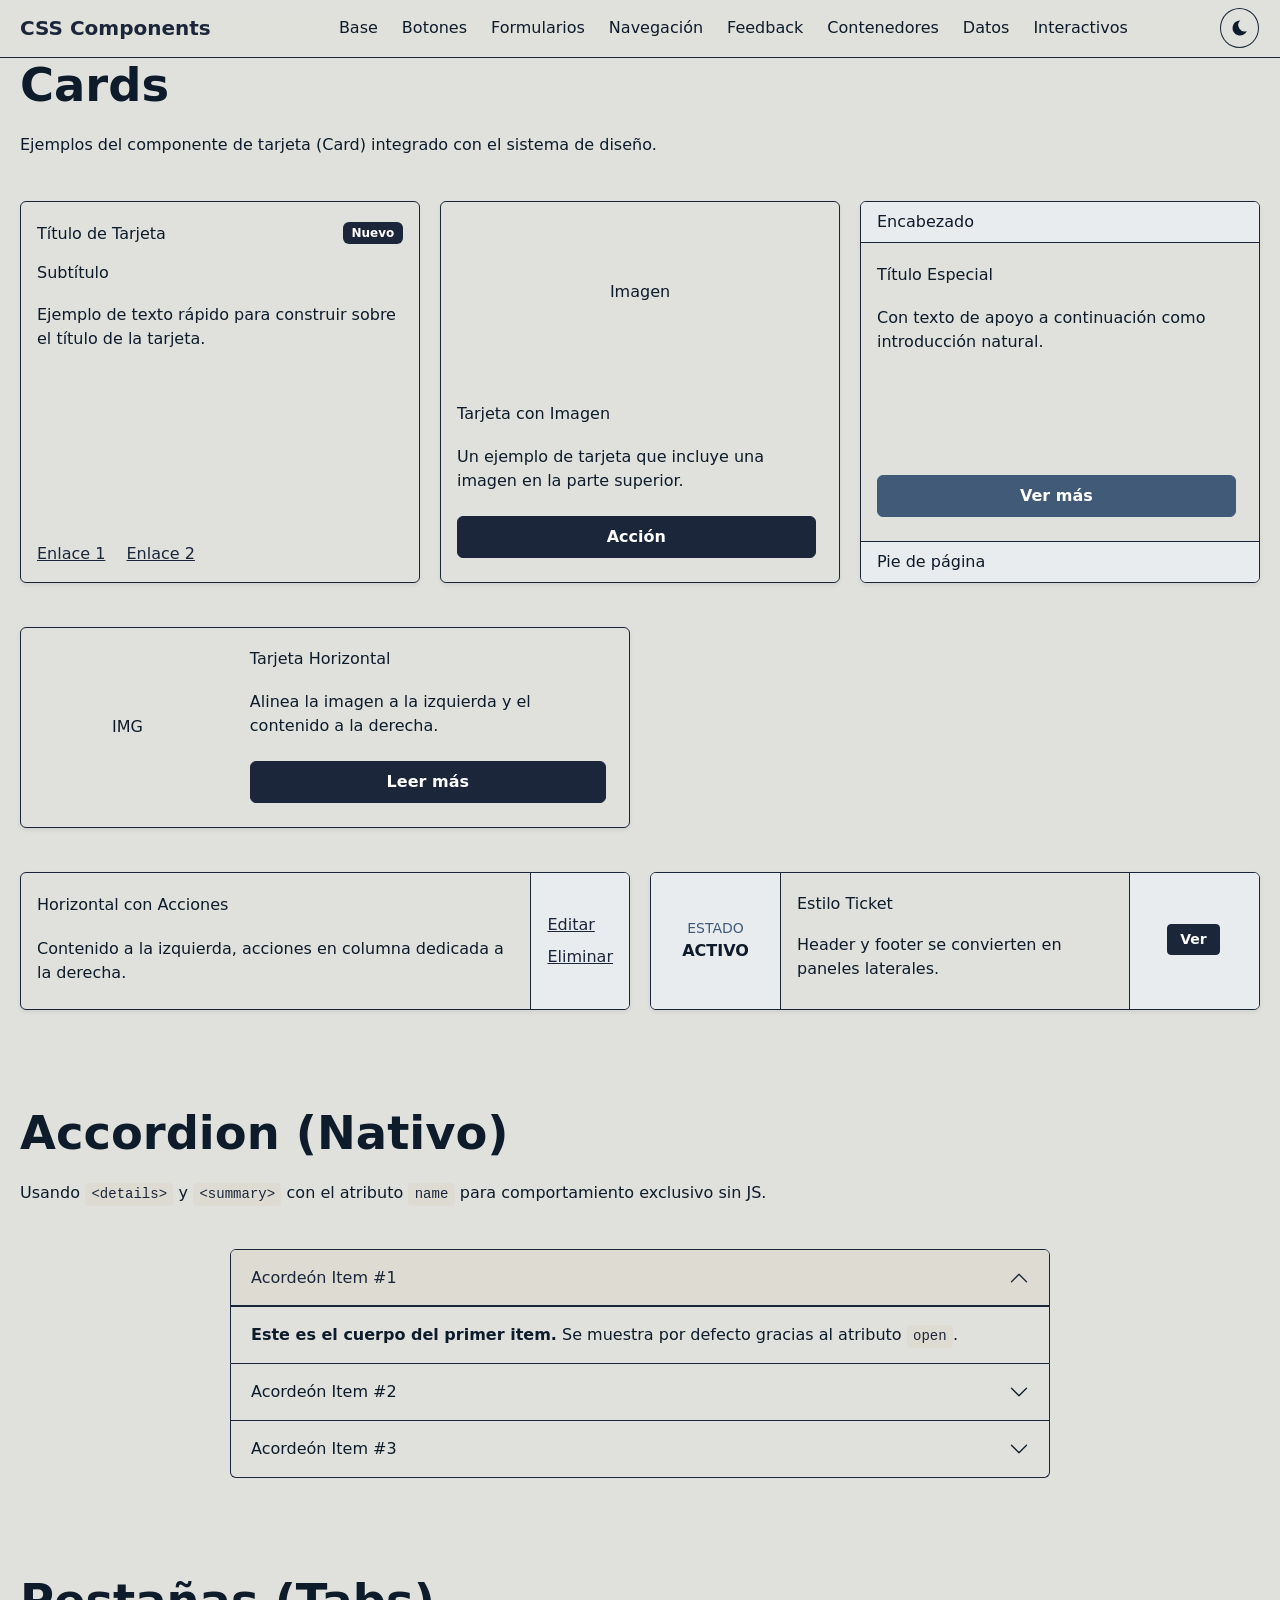
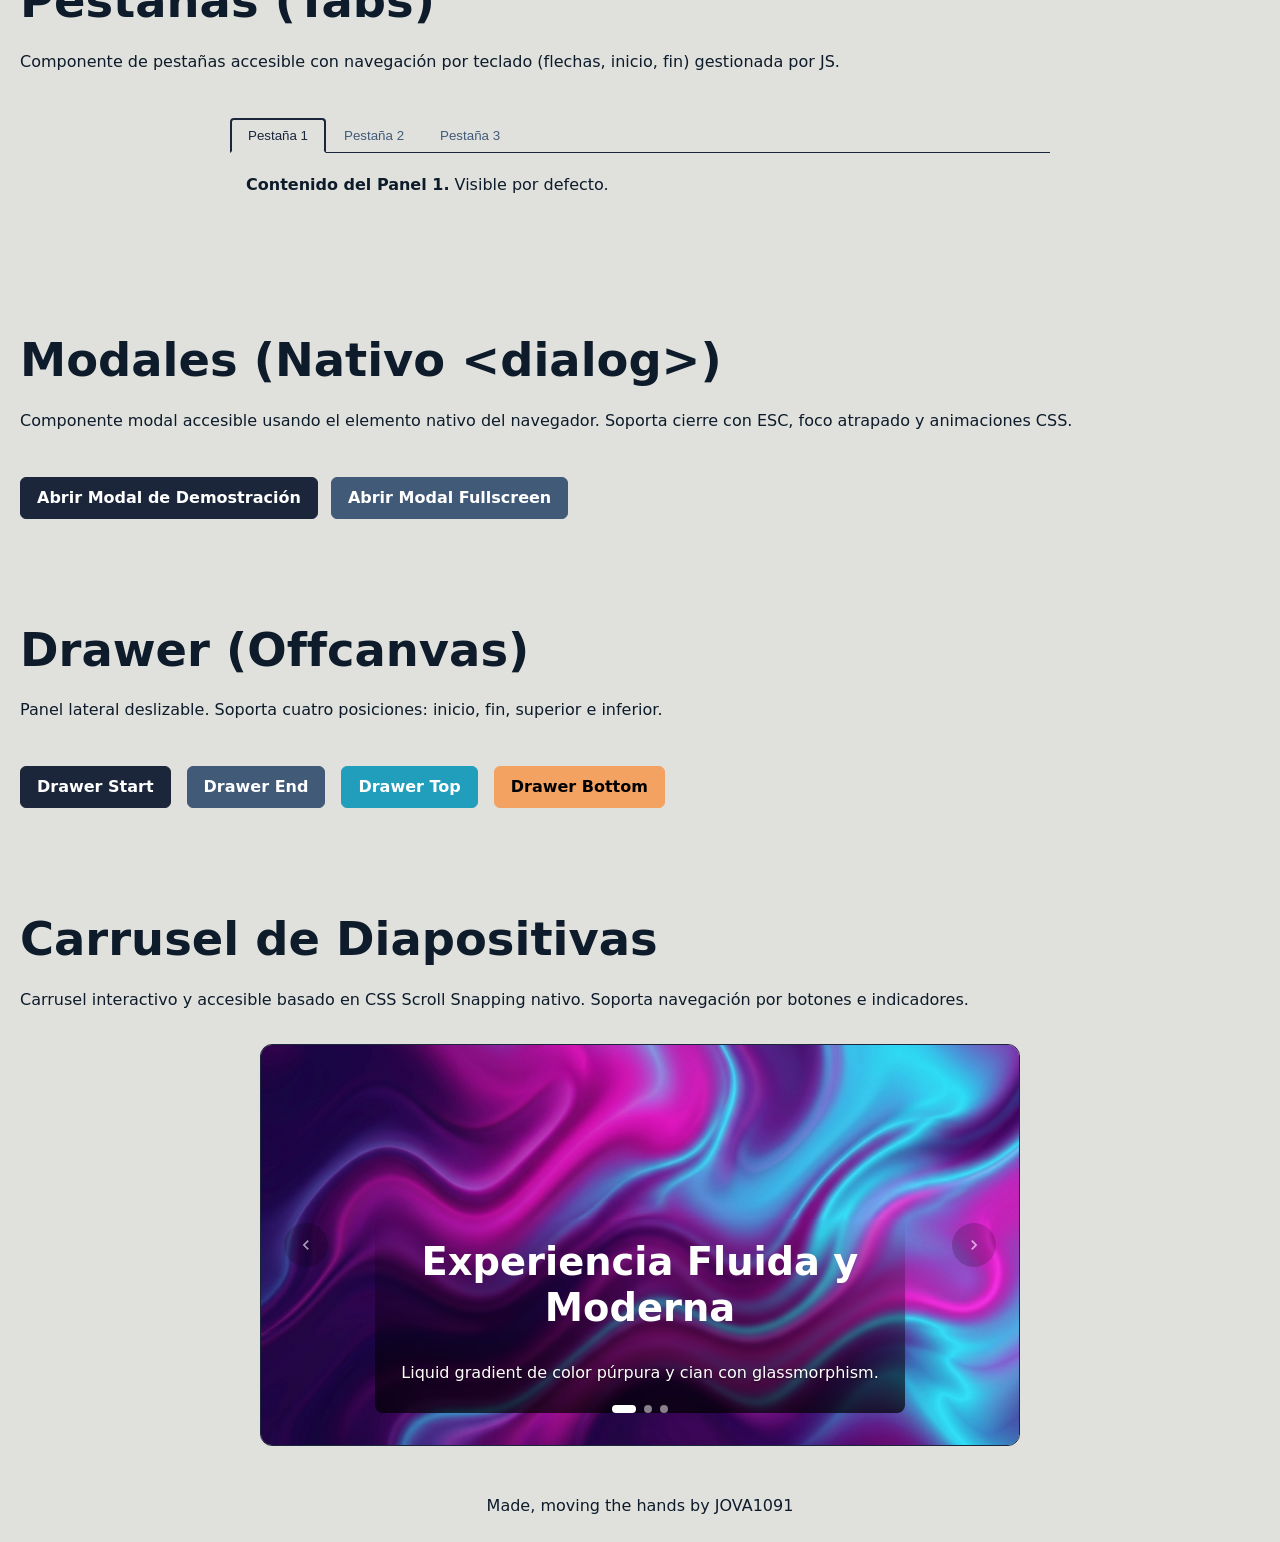
<file: components/contenedores.html>
<!DOCTYPE html>
<html lang="es">
<head>
  <meta charset="UTF-8">
  <meta name="viewport" content="width=device-width, initial-scale=1.0">
  <script>
    (function() {
      var theme = localStorage.getItem("theme");
      if (theme === "dark" || theme === "light") {
        document.documentElement.dataset.theme = theme;
      }
    })();
  </script>
  <script>
    (function() {
      var root = location.pathname.startsWith('/CSS-Components') ? '/CSS-Components' : '';
      document.write('<base href="' + root + '/">');
      document.write('<link rel="icon" type="image/svg+xml" href="' + root + '/favicon.svg">');
      document.write('<link rel="stylesheet" href="' + root + '/assets/css/pages/contenedores.css">');
    })();
  </script>
  <title>CSS Components — Contenedores</title>
</head>
<body>
  <nav class="navbar navbar-sticky">
    <div class="container-full">
      <a class="navbar-brand" href="index.html">CSS Components</a>

      <button class="navbar-toggler" type="button" aria-controls="navbar-menu" aria-expanded="false"
        aria-label="Toggle navigation">
        <span class="navbar-toggler-icon"></span>
      </button>

      <div class="navbar-collapse" id="navbar-menu" hidden>
        <button type="button" class="btn-close" aria-label="Close navigation"></button>

          <ul class="navbar-nav navbar-nav-center">
            <li><a class="nav-link" href="components/base.html">Base</a></li>
            <li><a class="nav-link" href="components/buttons.html">Botones</a></li>
            <li><a class="nav-link" href="components/forms.html">Formularios</a></li>
            <li><a class="nav-link" href="components/navigation.html">Navegación</a></li>
            <li><a class="nav-link" href="components/feedback.html">Feedback</a></li>
            <li><a class="nav-link" href="components/contenedores.html">Contenedores</a></li>
            <li><a class="nav-link" href="components/datos.html">Datos</a></li>
            <li><a class="nav-link" href="components/interactivos.html">Interactivos</a></li>
          </ul>
        <div class="d-flex align-items-center">
          <button id="theme-toggle" class="btn btn-secondary btn-sm" aria-label="Cambiar tema (Claro / Oscuro)">
            <svg class="moon-icon" viewBox="0 0 24 24" xmlns="http://www.w3.org/2000/svg">
              <path d="M12 3c.132 0 .263 0 .393.007a7.5 7.5 0 0 0 7.92 12.446A9 9 0 1 1 12 3z" />
            </svg>
            <svg class="sun-icon" viewBox="0 0 24 24" xmlns="http://www.w3.org/2000/svg">
              <path d="M12 7a5 5 0 1 0 0 10 5 5 0 0 0 0-10zm0-5a1 1 0 0 1 1 1v2a1 1 0 0 1-2 0V3a1 1 0 0 1 1-1zm0 16a1 1 0 0 1 1 1v2a1 1 0 0 1-2 0v-2a1 1 0 0 1 1-1zM5.636 4.222a1 1 0 0 1 1.414 0l1.414 1.414a1 1 0 1 1-1.414 1.414L5.636 5.636a1 1 0 0 1 0-1.414zm11.314 11.314a1 1 0 0 1 1.414 0l1.414 1.414a1 1 0 0 1-1.414 1.414l-1.414-1.414a1 1 0 0 1 0-1.414zM2 12a1 1 0 0 1 1-1h2a1 1 0 0 1 0 2H3a1 1 0 0 1-1-1zm16 0a1 1 0 0 1 1-1h2a1 1 0 0 1 0 2h-2a1 1 0 0 1-1-1zM5.636 19.778a1 1 0 0 1 0-1.414l1.414-1.414a1 1 0 1 1 1.414 1.414l-1.414 1.414a1 1 0 0 1-1.414 0zm11.314-11.314a1 1 0 0 1 0-1.414l1.414-1.414a1 1 0 0 1 1.414 1.414l-1.414 1.414a1 1 0 0 1-1.414 0z" />
            </svg>
          </button>
        </div>
      </div>

      <div class="navbar-backdrop"></div>
    </div>
    </nav>

  <main id="main">
    <a href="#main" class="skip-link">Saltar al contenido principal</a>
    <h1 class="visually-hidden">Contenedores</h1>
    <section id="cards" class="container">
      <article class="row">
        <div class="col-12">
          <h2>Cards</h2>
          <p>Ejemplos del componente de tarjeta (Card) integrado con el sistema de diseño.</p>
        </div>
      </article>
      <div class="row">
        <div class="col-4">
          <div class="card">
            <div class="card-body">
              <p class="card-title d-flex justify-content-between align-items-center">
                Título de Tarjeta
                <span class="badge badge-primary">Nuevo</span>
              </p>
              <p class="card-subtitle mb-2">Subtítulo</p>
              <p class="card-text">Ejemplo de texto rápido para construir sobre el título de la tarjeta.</p>
              <div class="mt-auto">
                <a href="#" class="card-link">Enlace 1</a>
                <a href="#" class="card-link">Enlace 2</a>
              </div>
            </div>
          </div>
        </div>
        <div class="col-4">
          <div class="card">
            <svg class="card-img-top" width="100%" height="180" xmlns="http://www.w3.org/2000/svg" role="img" aria-label="Placeholder" preserveAspectRatio="xMidYMid slice" focusable="false" class="svg-placeholder">
              <title>Placeholder</title><text x="50%" y="50%" fill="currentColor" dy=".3em" text-anchor="middle">Imagen</text>
            </svg>
            <div class="card-body">
              <p class="card-title">Tarjeta con Imagen</p>
              <p class="card-text">Un ejemplo de tarjeta que incluye una imagen en la parte superior.</p>
              <button class="btn btn-primary mt-auto">Acción</button>
            </div>
          </div>
        </div>
        <div class="col-4">
          <div class="card">
            <div class="card-header">Encabezado</div>
            <div class="card-body">
              <p class="card-title">Título Especial</p>
              <p class="card-text">Con texto de apoyo a continuación como introducción natural.</p>
              <button class="btn btn-secondary mt-auto">Ver más</button>
            </div>
            <div class="card-footer">Pie de página</div>
          </div>
        </div>
      </div>
      <div class="row mt-4">
        <div class="col-6">
          <div class="card card-horizontal">
            <svg class="card-img-left" width="100%" height="100%" xmlns="http://www.w3.org/2000/svg" role="img" aria-label="Placeholder" preserveAspectRatio="xMidYMid slice" focusable="false" class="svg-placeholder">
              <title>Placeholder</title>
              <text x="50%" y="50%" fill="currentColor" dy=".3em" text-anchor="middle">IMG</text>
            </svg>
            <div class="card-body">
              <p class="card-title">Tarjeta Horizontal</p>
              <p class="card-text">Alinea la imagen a la izquierda y el contenido a la derecha.</p>
              <button class="btn btn-primary mt-auto">Leer más</button>
            </div>
          </div>
        </div>
      </div>
      <div class="row mt-4">
        <div class="col-6">
          <div class="card card-horizontal">
            <div class="card-body">
              <p class="card-title">Horizontal con Acciones</p>
              <p class="card-text">Contenido a la izquierda, acciones en columna dedicada a la derecha.</p>
            </div>
            <div class="card-actions">
              <a href="#" class="card-link">Editar</a>
              <a href="#" class="card-link">Eliminar</a>
            </div>
          </div>
        </div>
        <div class="col-6">
          <div class="card card-horizontal">
            <div class="card-header"><small class="text-muted">ESTADO</small> <strong>ACTIVO</strong></div>
            <div class="card-body">
              <p class="card-title">Estilo Ticket</p>
              <p class="card-text">Header y footer se convierten en paneles laterales.</p>
            </div>
            <div class="card-footer"><button class="btn btn-sm btn-primary">Ver</button></div>
          </div>
        </div>
      </div>
    </section>

    <section id="accordion" class="container">
      <article class="row">
        <div class="col-12">
          <hr class="my-5" />
          <h2>Accordion (Nativo)</h2>
          <p>Usando <code>&lt;details&gt;</code> y <code>&lt;summary&gt;</code> con el atributo <code>name</code> para comportamiento exclusivo sin JS.</p>
        </div>
        <div class="col-8 offset-2">
          <div class="accordion">
            <details class="accordion-item" name="accordion-demo" open>
              <summary class="accordion-header">Acordeón Item #1</summary>
              <div class="accordion-body">
                <div class="accordion-body-inner">
                  <strong>Este es el cuerpo del primer item.</strong> Se muestra por defecto gracias al atributo <code>open</code>.
                </div>
              </div>
            </details>
            <details class="accordion-item" name="accordion-demo">
              <summary class="accordion-header">Acordeón Item #2</summary>
              <div class="accordion-body">
                <div class="accordion-body-inner">El contenido fluye libremente dentro de este contenedor.</div>
              </div>
            </details>
            <details class="accordion-item" name="accordion-demo">
              <summary class="accordion-header">Acordeón Item #3</summary>
              <div class="accordion-body">
                <div class="accordion-body-inner">Tercer elemento para demostrar el grupo.</div>
              </div>
            </details>
          </div>
        </div>
      </article>
    </section>

    <section id="tabs" class="container">
      <article class="row">
        <div class="col-12">
          <hr class="my-5" />
          <h2>Pestañas (Tabs)</h2>
          <p>Componente de pestañas accesible con navegación por teclado (flechas, inicio, fin) gestionada por JS.</p>
        </div>
        <div class="col-8 offset-2">
          <div class="tabs">
            <div class="tab-list" role="tablist" aria-label="Ejemplo de pestañas">
              <div class="tab-item">
                <button class="tab-link" id="tab-1" type="button" role="tab" aria-controls="panel-1" aria-selected="true" tabindex="0">Pestaña 1</button>
              </div>
              <div class="tab-item">
                <button class="tab-link" id="tab-2" type="button" role="tab" aria-controls="panel-2" aria-selected="false" tabindex="-1">Pestaña 2</button>
              </div>
              <div class="tab-item">
                <button class="tab-link" id="tab-3" type="button" role="tab" aria-controls="panel-3" aria-selected="false" tabindex="-1">Pestaña 3</button>
              </div>
            </div>
            <div class="tab-content">
              <div id="panel-1" role="tabpanel" tabindex="0" aria-labelledby="tab-1">
                <p><strong>Contenido del Panel 1.</strong> Visible por defecto.</p>
              </div>
              <div id="panel-2" role="tabpanel" tabindex="0" aria-labelledby="tab-2" hidden>
                <p><strong>Contenido del Panel 2.</strong> Al hacer clic en "Pestaña 2", se hace visible.</p>
              </div>
              <div id="panel-3" role="tabpanel" tabindex="0" aria-labelledby="tab-3" hidden>
                <p><strong>Contenido del Panel 3.</strong> Navegación con flechas del teclado funciona en la lista.</p>
              </div>
            </div>
          </div>
        </div>
      </article>
    </section>

    <section id="modals" class="container">
      <article class="row">
        <div class="col-12">
          <hr class="my-5" />
          <h2>Modales (Nativo &lt;dialog&gt;)</h2>
          <p>Componente modal accesible usando el elemento nativo del navegador. Soporta cierre con ESC, foco atrapado y animaciones CSS.</p>
        </div>
        <div class="col-12">
          <button type="button" class="btn btn-primary" data-toggle="modal" data-target="#exampleModal">Abrir Modal de Demostración</button>
          <button type="button" class="btn btn-secondary" data-toggle="modal" data-target="#fullscreenModal">Abrir Modal Fullscreen</button>
          <dialog id="exampleModal" aria-labelledby="modalTitle">
            <div class="modal-header">
              <p class="modal-title" id="modalTitle">Título del Modal</p>
              <button type="button" class="btn-close" data-dismiss="modal" aria-label="Cerrar"></button>
            </div>
            <div class="modal-body">
              <p>Modal nativo. El navegador maneja automáticamente:</p>
              <ul>
                <li>Foco del teclado (Focus Trap).</li>
                <li>Cierre con Escape.</li>
                <li>Accesibilidad (Roles ARIA).</li>
              </ul>
            </div>
            <div class="modal-footer">
              <button type="button" class="btn btn-secondary" data-dismiss="modal">Cancelar</button>
              <button type="button" class="btn btn-primary">Guardar Cambios</button>
            </div>
          </dialog>
          <dialog id="fullscreenModal" class="modal-fullscreen" aria-labelledby="fullModalTitle">
            <div class="modal-header">
              <p class="modal-title" id="fullModalTitle">Modal Pantalla Completa</p>
              <button type="button" class="btn-close" data-dismiss="modal" aria-label="Cerrar"></button>
            </div>
            <div class="modal-body">
              <p>Usa la clase <code>.modal-fullscreen</code> que sobrescribe las variables CSS.</p>
            </div>
            <div class="modal-footer">
              <button type="button" class="btn btn-secondary" data-dismiss="modal">Cerrar</button>
            </div>
          </dialog>
        </div>
      </article>
    </section>

    <section id="drawers" class="container">
      <article class="row">
        <div class="col-12">
          <hr class="my-5" />
          <h2>Drawer (Offcanvas)</h2>
          <p>Panel lateral deslizable. Soporta cuatro posiciones: inicio, fin, superior e inferior.</p>
        </div>
        <div class="col-12 d-flex flex-wrap gap-2">
          <button type="button" class="btn btn-primary" data-drawer-toggle data-target="#drawerStart">Drawer Start</button>
          <button type="button" class="btn btn-secondary" data-drawer-toggle data-target="#drawerEnd">Drawer End</button>
          <button type="button" class="btn btn-info" data-drawer-toggle data-target="#drawerTop">Drawer Top</button>
          <button type="button" class="btn btn-warning" data-drawer-toggle data-target="#drawerBottom">Drawer Bottom</button>
        </div>
      </article>
      <div class="drawer" id="drawerStart" role="dialog" aria-modal="true" aria-labelledby="drawerStartTitle" hidden>
        <div class="drawer-overlay" tabindex="-1"></div>
        <div class="drawer-panel">
          <div class="drawer-header">
            <h3 class="drawer-title" id="drawerStartTitle">Drawer Start</h3>
            <button type="button" class="btn-close" data-drawer-dismiss aria-label="Cerrar"></button>
          </div>
          <div class="drawer-body"><p>Panel desde el borde izquierdo. Ideal para navegación secundaria o filtros.</p></div>
          <div class="drawer-footer">
            <button type="button" class="btn btn-secondary" data-drawer-dismiss>Cancelar</button>
            <button type="button" class="btn btn-primary">Aplicar</button>
          </div>
        </div>
      </div>
      <div class="drawer drawer--end" id="drawerEnd" role="dialog" aria-modal="true" aria-labelledby="drawerEndTitle" hidden>
        <div class="drawer-overlay" tabindex="-1"></div>
        <div class="drawer-panel">
          <div class="drawer-header">
            <h3 class="drawer-title" id="drawerEndTitle">Drawer End</h3>
            <button type="button" class="btn-close" data-drawer-dismiss aria-label="Cerrar"></button>
          </div>
          <div class="drawer-body"><p>Panel desde el borde derecho. Ideal para carritos o formularios contextuales.</p></div>
          <div class="drawer-footer">
            <button type="button" class="btn btn-secondary" data-drawer-dismiss>Cerrar</button>
          </div>
        </div>
      </div>
      <div class="drawer drawer--top" id="drawerTop" role="dialog" aria-modal="true" aria-labelledby="drawerTopTitle" hidden>
        <div class="drawer-overlay" tabindex="-1"></div>
        <div class="drawer-panel">
          <div class="drawer-header">
            <h3 class="drawer-title" id="drawerTopTitle">Drawer Top</h3>
            <button type="button" class="btn-close" data-drawer-dismiss aria-label="Cerrar"></button>
          </div>
          <div class="drawer-body"><p>Panel desde el borde superior. Útil para notificaciones o avisos.</p></div>
          <div class="drawer-footer">
            <button type="button" class="btn btn-secondary" data-drawer-dismiss>Cerrar</button>
          </div>
        </div>
      </div>
      <div class="drawer drawer--bottom" id="drawerBottom" role="dialog" aria-modal="true" aria-labelledby="drawerBottomTitle" hidden>
        <div class="drawer-overlay" tabindex="-1"></div>
        <div class="drawer-panel">
          <div class="drawer-header">
            <h3 class="drawer-title" id="drawerBottomTitle">Drawer Bottom</h3>
            <button type="button" class="btn-close" data-drawer-dismiss aria-label="Cerrar"></button>
          </div>
          <div class="drawer-body"><p>Panel desde el borde inferior. Ideal para sheets de acción.</p></div>
          <div class="drawer-footer">
            <button type="button" class="btn btn-secondary" data-drawer-dismiss>Cerrar</button>
          </div>
        </div>
      </div>
    </section>

    <section id="carousels" class="container">
      <article class="row">
        <div class="col-12">
          <hr class="my-5" />
          <h2>Carrusel de Diapositivas</h2>
          <p>Carrusel interactivo y accesible basado en CSS Scroll Snapping nativo. Soporta navegación por botones e indicadores.</p>
          <div class="container-sm my-4">
            <div id="demoCarousel" class="carousel" data-ride="carousel" data-interval="5000">
              <div class="carousel-indicators">
                <button type="button" data-slide-to="0" class="active" aria-current="true" aria-label="Diapositiva 1"></button>
                <button type="button" data-slide-to="1" aria-label="Diapositiva 2"></button>
                <button type="button" data-slide-to="2" aria-label="Diapositiva 3"></button>
              </div>
              <div class="carousel-inner">
                <div class="carousel-item">
                  <img data-src="assets/images/slide1.png" alt="Diseño Abstracto Violeta" />
                  <div class="carousel-caption">
                    <h3>Experiencia Fluida y Moderna</h3>
                    <p>Liquid gradient de color púrpura y cian con glassmorphism.</p>
                  </div>
                </div>
                <div class="carousel-item">
                  <img data-src="assets/images/slide2.png" alt="Diseño Abstracto Esmeralda" />
                  <div class="carousel-caption">
                    <h3>Rendimiento Nativo al 100%</h3>
                    <p>Optimizado con CSS Scroll Snap para desplazamientos fluidos.</p>
                  </div>
                </div>
                <div class="carousel-item">
                  <img data-src="assets/images/slide3.png" alt="Diseño Abstracto Atardecer" />
                  <div class="carousel-caption">
                    <h3>Diseño Completamente Adaptable</h3>
                    <p>Soporta temas de color, escalado responsivo y pausa en autoplay.</p>
                  </div>
                </div>
              </div>
              <script>
                (function() {
                  var root = location.pathname.startsWith('/CSS-Components') ? '/CSS-Components' : '';
                  document.querySelectorAll('.carousel-inner img[data-src]').forEach(function(img) {
                    img.src = root + '/' + img.getAttribute('data-src');
                    img.removeAttribute('data-src');
                  });
                })();
              </script>
              <button class="carousel-control-prev" type="button" aria-label="Diapositiva anterior">
                <span class="carousel-control-prev-icon" aria-hidden="true">
                  <svg viewBox="0 0 24 24"><path d="M15.41 7.41L14 6l-6 6 6 6 1.41-1.41L10.83 12z"/></svg>
                </span>
              </button>
              <button class="carousel-control-next" type="button" aria-label="Siguiente diapositiva">
                <span class="carousel-control-next-icon" aria-hidden="true">
                  <svg viewBox="0 0 24 24"><path d="M10 6L8.59 7.41 13.17 12l-4.58 4.59L10 18l6-6z"/></svg>
                </span>
              </button>
            </div>
          </div>
        </div>
      </article>
    </section>
  </main>

  <footer class="container-full">
    <div class="row">
      <div class="col-12 p-4 text-center">
        Made, moving the hands by JOVA1091
      </div>
    </div>
  </footer>

  <script type="module">
    import { initPage, initNav } from "./assets/js/init-page.js";
    initPage();
    await initNav();
    import("./assets/js/pages/contenedores.js");
  </script>
</body>
</html>
</file>
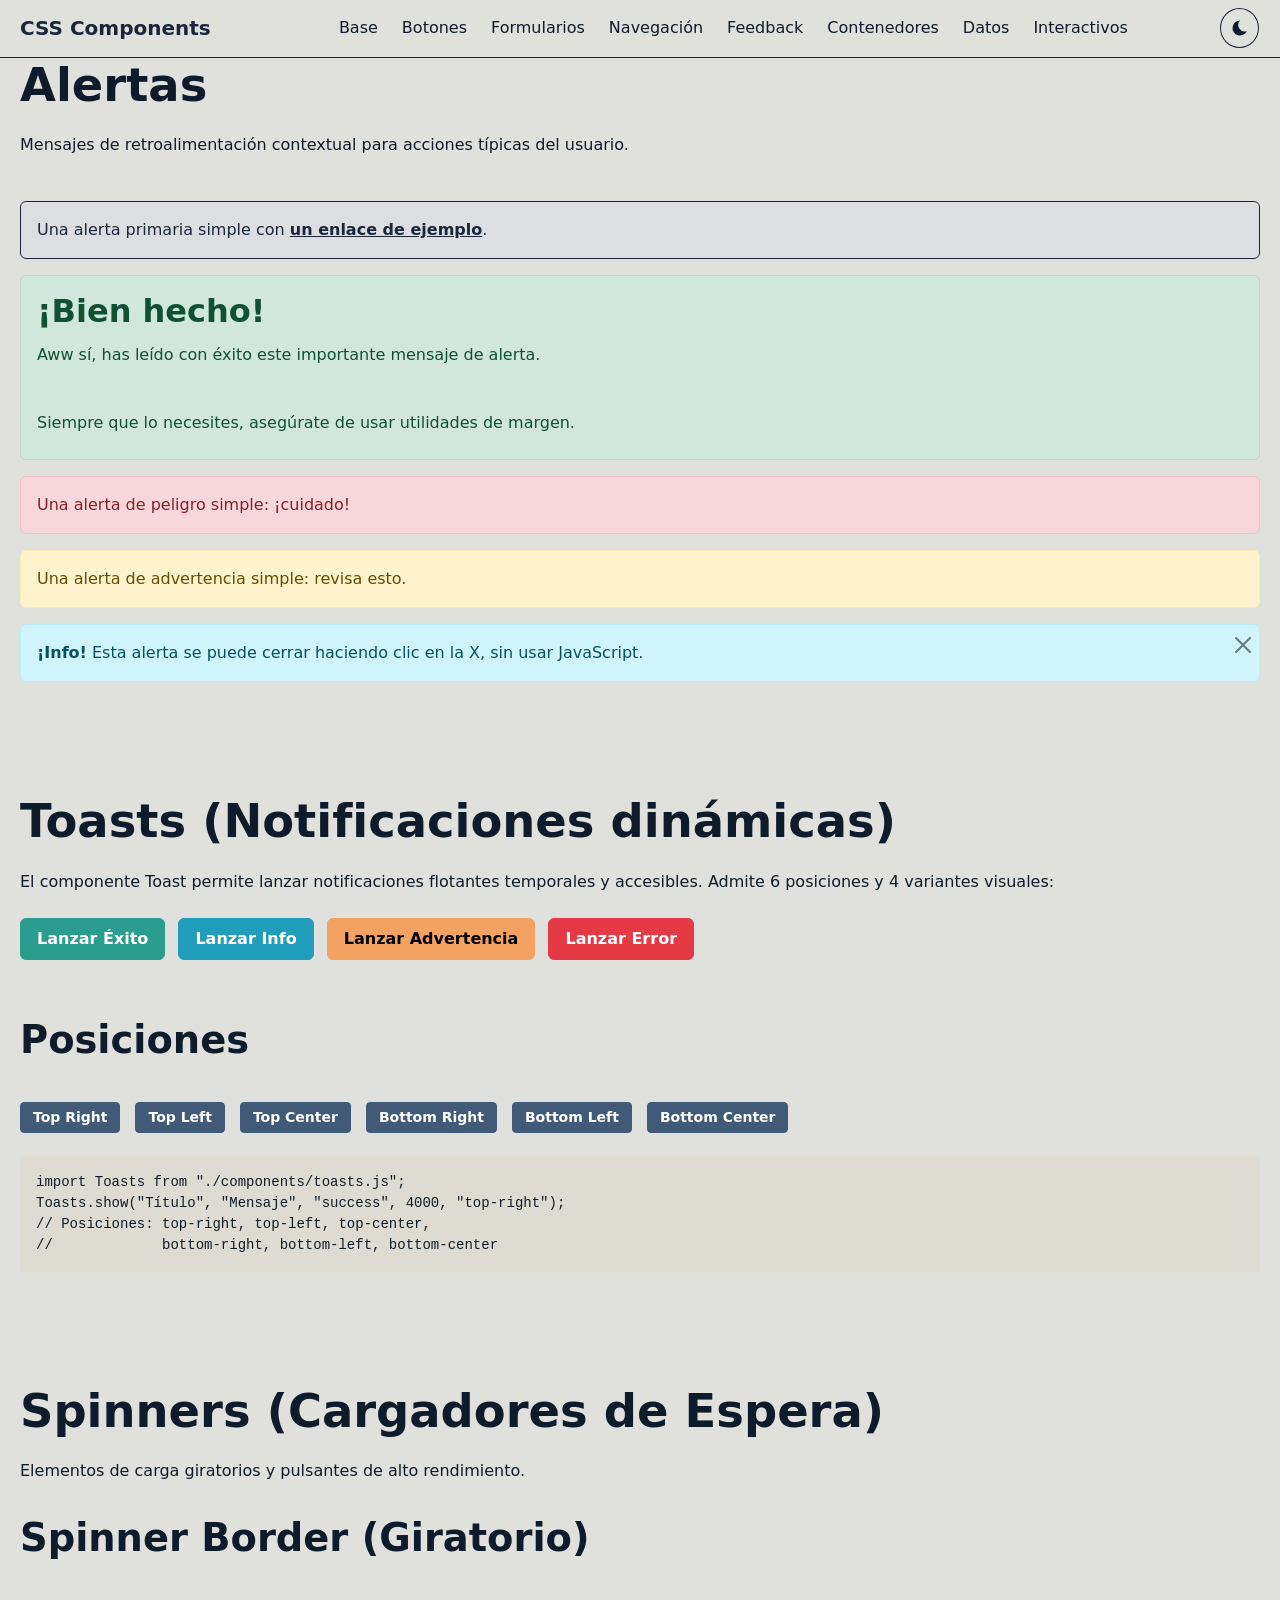
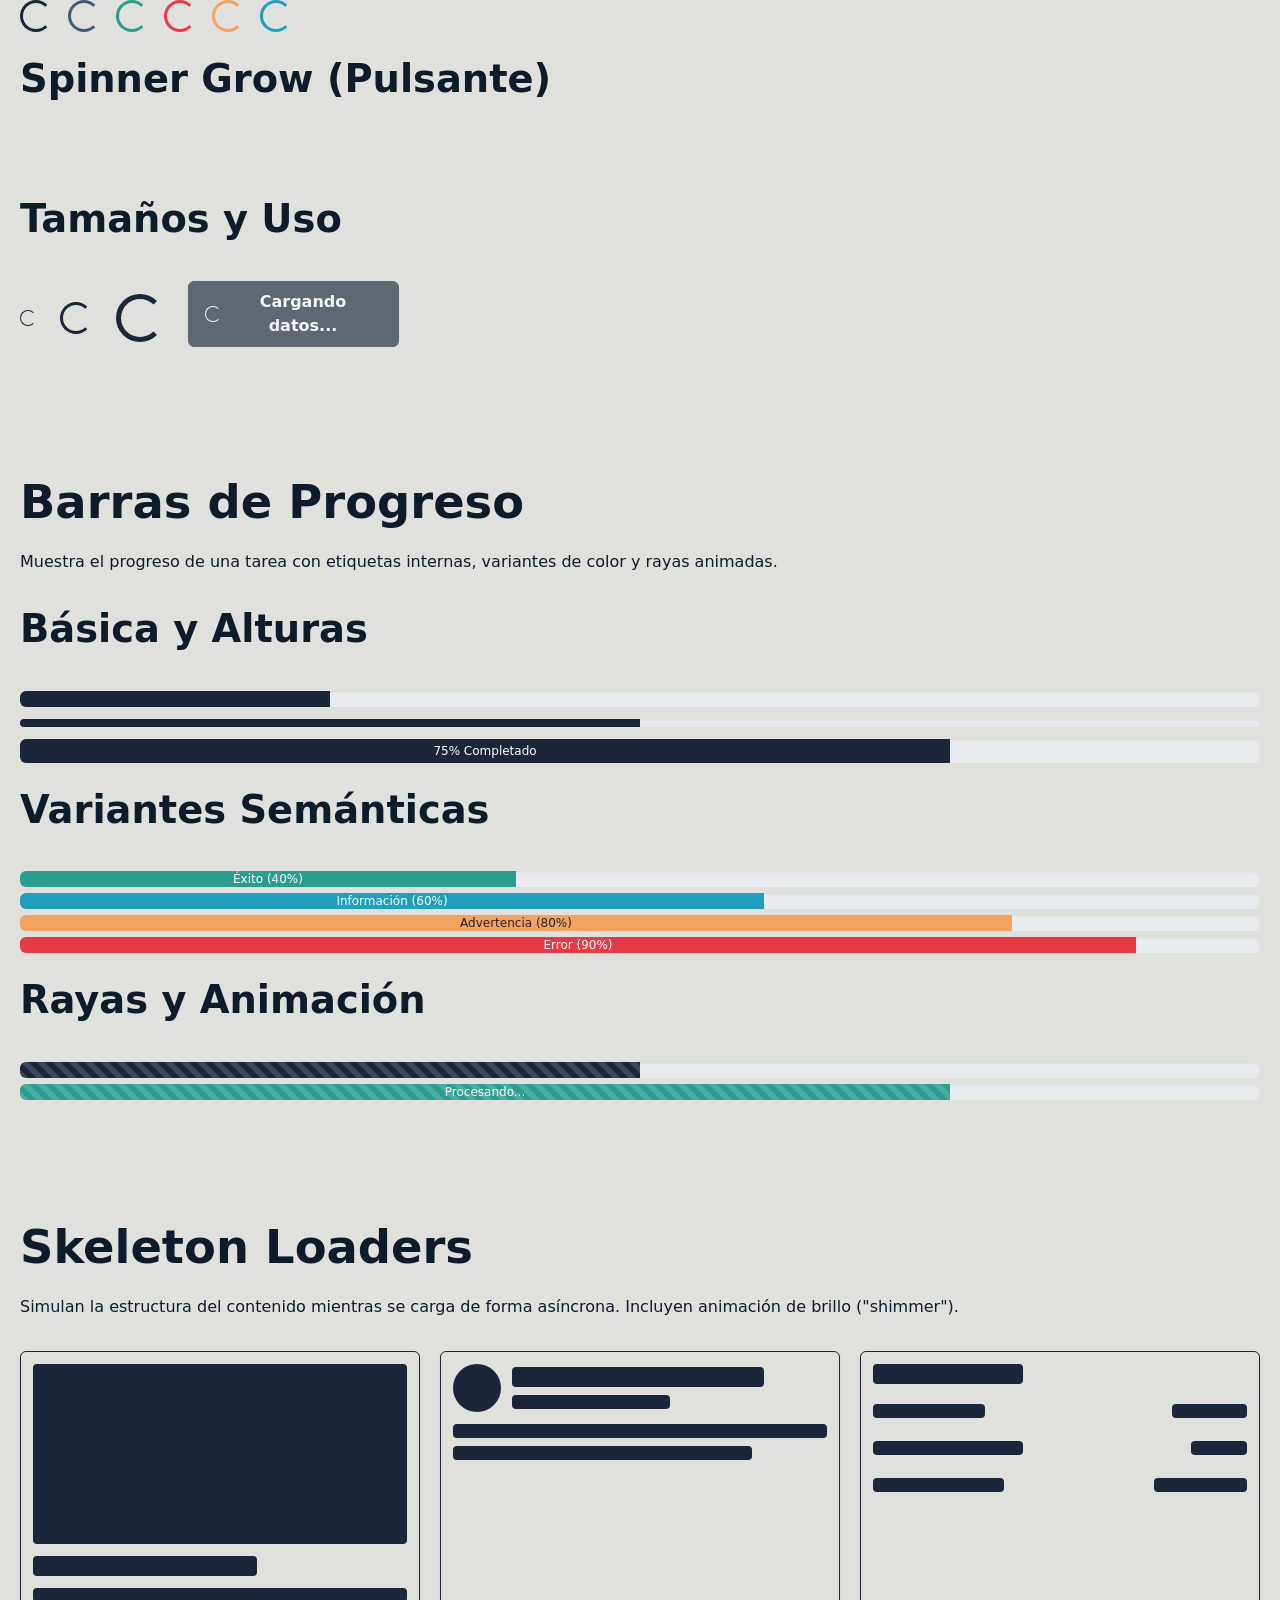
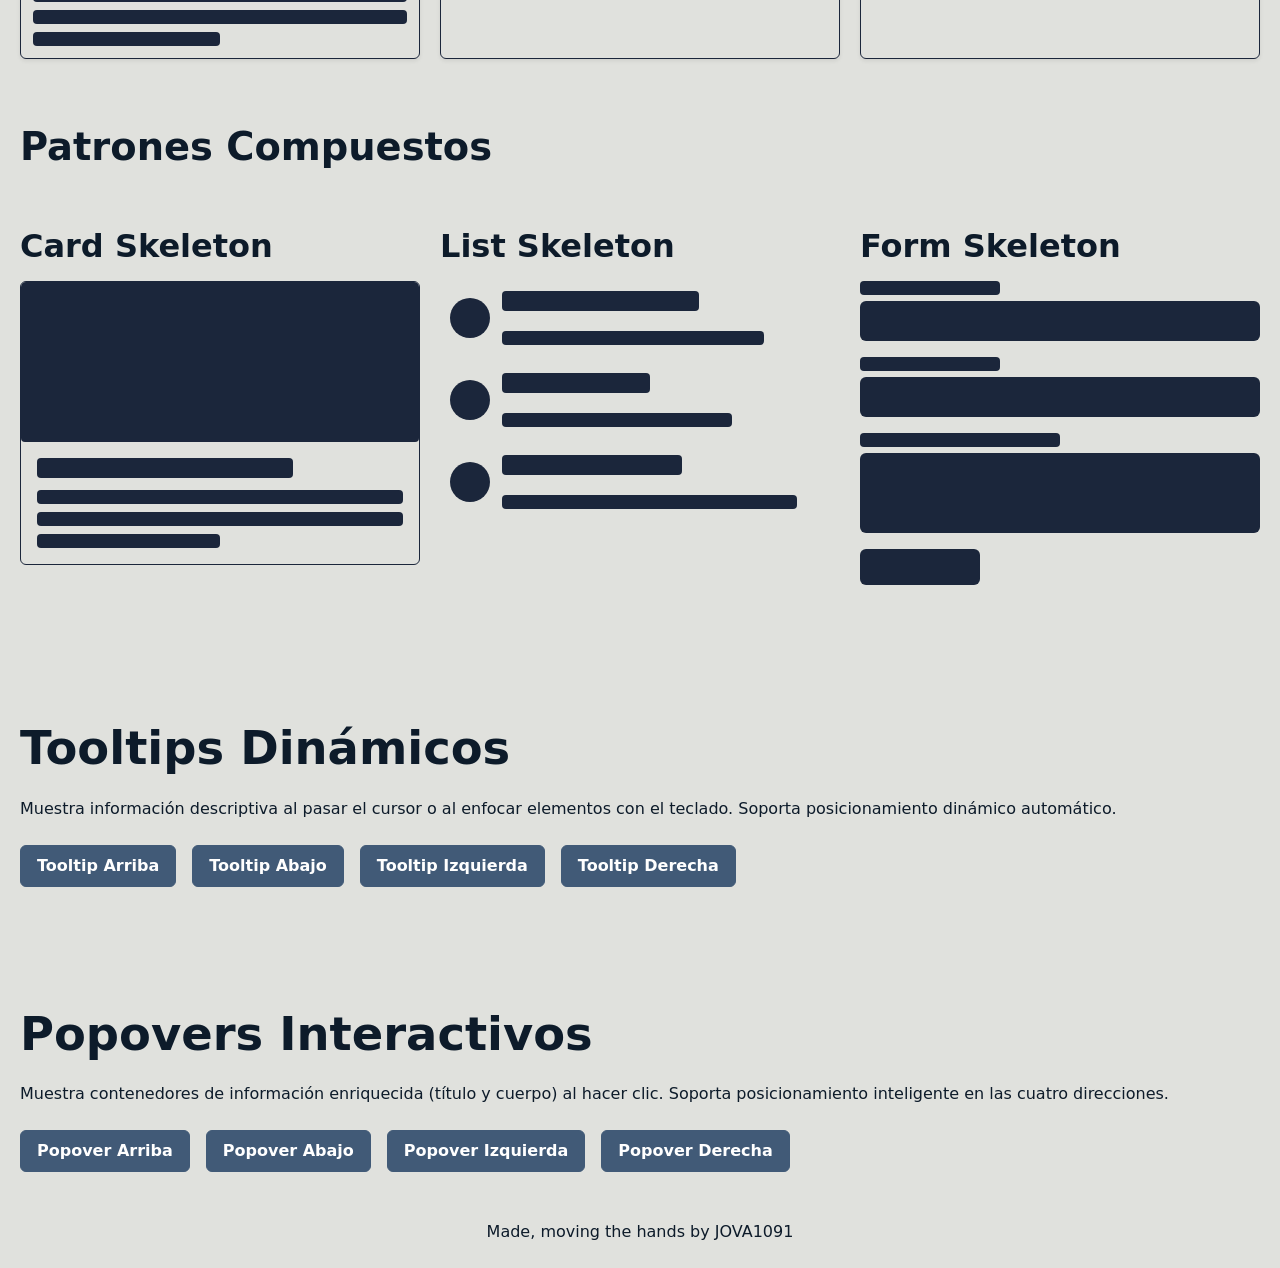
<file: components/feedback.html>
<!DOCTYPE html>
<html lang="es">
<head>
  <meta charset="UTF-8">
  <meta name="viewport" content="width=device-width, initial-scale=1.0">
  <script>
    (function() {
      var theme = localStorage.getItem("theme");
      if (theme === "dark" || theme === "light") {
        document.documentElement.dataset.theme = theme;
      }
    })();
  </script>
  <script>
    (function() {
      var root = location.pathname.startsWith('/CSS-Components') ? '/CSS-Components' : '';
      document.write('<base href="' + root + '/">');
      document.write('<link rel="icon" type="image/svg+xml" href="' + root + '/favicon.svg">');
      document.write('<link rel="stylesheet" href="' + root + '/assets/css/pages/feedback.css">');
    })();
  </script>
  <title>CSS Components — Feedback</title>
</head>
<body>
  <nav class="navbar navbar-sticky">
    <div class="container-full">
      <a class="navbar-brand" href="index.html">CSS Components</a>

      <button class="navbar-toggler" type="button" aria-controls="navbar-menu" aria-expanded="false"
        aria-label="Toggle navigation">
        <span class="navbar-toggler-icon"></span>
      </button>

      <div class="navbar-collapse" id="navbar-menu" hidden>
        <button type="button" class="btn-close" aria-label="Close navigation"></button>

          <ul class="navbar-nav navbar-nav-center">
            <li><a class="nav-link" href="components/base.html">Base</a></li>
            <li><a class="nav-link" href="components/buttons.html">Botones</a></li>
            <li><a class="nav-link" href="components/forms.html">Formularios</a></li>
            <li><a class="nav-link" href="components/navigation.html">Navegación</a></li>
            <li><a class="nav-link" href="components/feedback.html">Feedback</a></li>
            <li><a class="nav-link" href="components/contenedores.html">Contenedores</a></li>
            <li><a class="nav-link" href="components/datos.html">Datos</a></li>
            <li><a class="nav-link" href="components/interactivos.html">Interactivos</a></li>
          </ul>
        <div class="d-flex align-items-center">
          <button id="theme-toggle" class="btn btn-secondary btn-sm" aria-label="Cambiar tema (Claro / Oscuro)">
            <svg class="moon-icon" viewBox="0 0 24 24" xmlns="http://www.w3.org/2000/svg">
              <path d="M12 3c.132 0 .263 0 .393.007a7.5 7.5 0 0 0 7.92 12.446A9 9 0 1 1 12 3z" />
            </svg>
            <svg class="sun-icon" viewBox="0 0 24 24" xmlns="http://www.w3.org/2000/svg">
              <path d="M12 7a5 5 0 1 0 0 10 5 5 0 0 0 0-10zm0-5a1 1 0 0 1 1 1v2a1 1 0 0 1-2 0V3a1 1 0 0 1 1-1zm0 16a1 1 0 0 1 1 1v2a1 1 0 0 1-2 0v-2a1 1 0 0 1 1-1zM5.636 4.222a1 1 0 0 1 1.414 0l1.414 1.414a1 1 0 1 1-1.414 1.414L5.636 5.636a1 1 0 0 1 0-1.414zm11.314 11.314a1 1 0 0 1 1.414 0l1.414 1.414a1 1 0 0 1-1.414 1.414l-1.414-1.414a1 1 0 0 1 0-1.414zM2 12a1 1 0 0 1 1-1h2a1 1 0 0 1 0 2H3a1 1 0 0 1-1-1zm16 0a1 1 0 0 1 1-1h2a1 1 0 0 1 0 2h-2a1 1 0 0 1-1-1zM5.636 19.778a1 1 0 0 1 0-1.414l1.414-1.414a1 1 0 1 1 1.414 1.414l-1.414 1.414a1 1 0 0 1-1.414 0zm11.314-11.314a1 1 0 0 1 0-1.414l1.414-1.414a1 1 0 0 1 1.414 1.414l-1.414 1.414a1 1 0 0 1-1.414 0z" />
            </svg>
          </button>
        </div>
      </div>

      <div class="navbar-backdrop"></div>
    </div>
    </nav>

  <main id="main">
    <a href="#main" class="skip-link">Saltar al contenido principal</a>
    <h1 class="visually-hidden">Feedback</h1>
    <section id="alerts" class="container">
      <article class="row">
        <div class="col-12">
          <h2>Alertas</h2>
          <p>Mensajes de retroalimentación contextual para acciones típicas del usuario.</p>
        </div>
        <div class="col-12">
          <div class="alert alert-primary" role="alert">
            Una alerta primaria simple con <a href="#" class="alert-link">un enlace de ejemplo</a>.
          </div>
          <div class="alert alert-success" role="alert">
            <h4 class="alert-heading" role="heading" aria-level="3">¡Bien hecho!</h4>
            <p>Aww sí, has leído con éxito este importante mensaje de alerta.</p>
            <hr>
            <p class="mb-0">Siempre que lo necesites, asegúrate de usar utilidades de margen.</p>
          </div>
          <div class="alert alert-danger" role="alert">Una alerta de peligro simple: ¡cuidado!</div>
          <div class="alert alert-warning" role="alert">Una alerta de advertencia simple: revisa esto.</div>
          <input type="checkbox" id="alert-dismiss-example" class="alert-checkbox">
          <div class="alert alert-info alert-dismissible" role="alert">
            <strong>¡Info!</strong> Esta alerta se puede cerrar haciendo clic en la X, sin usar JavaScript.
            <label for="alert-dismiss-example" class="btn-close" aria-label="Cerrar"></label>
          </div>
        </div>
      </article>
    </section>

    <section id="toasts" class="container">
      <article class="row">
        <div class="col-12">
          <hr class="my-5" />
          <h2>Toasts (Notificaciones dinámicas)</h2>
          <p>El componente Toast permite lanzar notificaciones flotantes temporales y accesibles. Admite 6 posiciones y 4 variantes visuales:</p>
          <div class="my-3">
            <button id="btn-toast-success" class="btn btn-success">Lanzar Éxito</button>
            <button id="btn-toast-info" class="btn btn-info">Lanzar Info</button>
            <button id="btn-toast-warning" class="btn btn-warning">Lanzar Advertencia</button>
            <button id="btn-toast-danger" class="btn btn-danger">Lanzar Error</button>
          </div>
          <h3 class="mt-4 mb-2">Posiciones</h3>
          <div class="my-3 d-flex flex-wrap gap-2">
            <button class="btn btn-sm btn-secondary toast-pos-btn" data-pos="top-right">Top Right</button>
            <button class="btn btn-sm btn-secondary toast-pos-btn" data-pos="top-left">Top Left</button>
            <button class="btn btn-sm btn-secondary toast-pos-btn" data-pos="top-center">Top Center</button>
            <button class="btn btn-sm btn-secondary toast-pos-btn" data-pos="bottom-right">Bottom Right</button>
            <button class="btn btn-sm btn-secondary toast-pos-btn" data-pos="bottom-left">Bottom Left</button>
            <button class="btn btn-sm btn-secondary toast-pos-btn" data-pos="bottom-center">Bottom Center</button>
          </div>
          <pre><code>import Toasts from "./components/toasts.js";
Toasts.show("Título", "Mensaje", "success", 4000, "top-right");
// Posiciones: top-right, top-left, top-center,
//             bottom-right, bottom-left, bottom-center</code></pre>
        </div>
      </article>
    </section>

    <!--
      NOTA: Las barras de progreso (progress-bar) usan style="width: X%" inline
      porque cada instancia representa un valor diferente. Estas son intrínsecas
      al componente y no se pueden reemplazar con clases. Si se desea, se puede
      agregar un data-attribute o variable CSS --progress-width en el componente.

      Los skeletons usan style="width/heights" variados para simular contenido real.
      Se podrían tipificar con clases .skeleton-w-25, .skeleton-h-sm, etc.
    -->
    <section id="spinners" class="container">
      <article class="row">
        <div class="col-12">
          <hr class="my-5" />
          <h2>Spinners (Cargadores de Espera)</h2>
          <p>Elementos de carga giratorios y pulsantes de alto rendimiento.</p>
          <div class="my-4">
            <h3 class="mb-2">Spinner Border (Giratorio)</h3>
            <div class="d-flex align-items-center flex-wrap gap-3">
              <div class="spinner-border text-primary" role="status"><span class="visually-hidden">Cargando...</span></div>
              <div class="spinner-border text-secondary" role="status"><span class="visually-hidden">Cargando...</span></div>
              <div class="spinner-border text-success" role="status"><span class="visually-hidden">Cargando...</span></div>
              <div class="spinner-border text-danger" role="status"><span class="visually-hidden">Cargando...</span></div>
              <div class="spinner-border text-warning" role="status"><span class="visually-hidden">Cargando...</span></div>
              <div class="spinner-border text-info" role="status"><span class="visually-hidden">Cargando...</span></div>
            </div>
          </div>
          <div class="my-4">
            <h3 class="mb-2">Spinner Grow (Pulsante)</h3>
            <div class="d-flex align-items-center flex-wrap gap-3">
              <div class="spinner-grow text-primary" role="status"><span class="visually-hidden">Cargando...</span></div>
              <div class="spinner-grow text-secondary" role="status"><span class="visually-hidden">Cargando...</span></div>
              <div class="spinner-grow text-success" role="status"><span class="visually-hidden">Cargando...</span></div>
              <div class="spinner-grow text-danger" role="status"><span class="visually-hidden">Cargando...</span></div>
              <div class="spinner-grow text-warning" role="status"><span class="visually-hidden">Cargando...</span></div>
              <div class="spinner-grow text-info" role="status"><span class="visually-hidden">Cargando...</span></div>
            </div>
          </div>
          <div class="my-4">
            <h3 class="mb-2">Tamaños y Uso</h3>
            <div class="d-flex align-items-center flex-wrap gap-4">
              <div class="spinner-border spinner-sm text-primary" role="status"></div>
              <div class="spinner-border text-primary" role="status"></div>
              <div class="spinner-border spinner-lg text-primary" role="status"></div>
                <button class="btn btn-primary d-flex align-items-center gap-2" disabled>
                <div class="spinner-border spinner-sm" role="status"></div>
                Cargando datos...
              </button>
            </div>
          </div>
        </div>
      </article>
    </section>

    <section id="progress" class="container">
      <article class="row">
        <div class="col-12">
          <hr class="my-5" />
          <h2>Barras de Progreso</h2>
          <p>Muestra el progreso de una tarea con etiquetas internas, variantes de color y rayas animadas.</p>
          <div class="my-4">
            <h3 class="mb-2">Básica y Alturas</h3>
            <div class="progress mb-3">
              <div class="progress-bar" role="progressbar" style="width: 25%;" aria-valuenow="25" aria-valuemin="0" aria-valuemax="100" aria-label="25% completado"></div>
            </div>
            <div class="progress mb-3" style="height: 0.5rem;">
              <div class="progress-bar" role="progressbar" style="width: 50%;" aria-valuenow="50" aria-valuemin="0" aria-valuemax="100" aria-label="50% completado"></div>
            </div>
            <div class="progress mb-3" style="height: 1.5rem;">
              <div class="progress-bar" role="progressbar" style="width: 75%;" aria-valuenow="75" aria-valuemin="0" aria-valuemax="100" aria-label="75% completado">75% Completado</div>
            </div>
          </div>
          <div class="my-4">
            <h3 class="mb-2">Variantes Semánticas</h3>
            <div class="progress mb-2"><div class="progress-bar bg-success" role="progressbar" style="width: 40%;" aria-valuenow="40" aria-valuemin="0" aria-valuemax="100" aria-label="Éxito 40%">Éxito (40%)</div></div>
            <div class="progress mb-2"><div class="progress-bar bg-info" role="progressbar" style="width: 60%;" aria-valuenow="60" aria-valuemin="0" aria-valuemax="100" aria-label="Información 60%">Información (60%)</div></div>
            <div class="progress mb-2"><div class="progress-bar bg-warning" role="progressbar" style="width: 80%;" aria-valuenow="80" aria-valuemin="0" aria-valuemax="100" aria-label="Advertencia 80%">Advertencia (80%)</div></div>
            <div class="progress mb-2"><div class="progress-bar bg-danger" role="progressbar" style="width: 90%;" aria-valuenow="90" aria-valuemin="0" aria-valuemax="100" aria-label="Error 90%">Error (90%)</div></div>
          </div>
          <div class="my-4">
            <h3 class="mb-2">Rayas y Animación</h3>
            <div class="progress mb-2"><div class="progress-bar progress-bar-striped" role="progressbar" style="width: 50%;" aria-valuenow="50" aria-valuemin="0" aria-valuemax="100" aria-label="50% completado, rayas"></div></div>
            <div class="progress mb-2"><div class="progress-bar progress-bar-striped progress-bar-animated bg-success" role="progressbar" style="width: 75%;" aria-valuenow="75" aria-valuemin="0" aria-valuemax="100" aria-label="Procesando 75%">Procesando...</div></div>
          </div>
        </div>
      </article>
    </section>

    <section id="skeletons" class="container">
      <article class="row">
        <div class="col-12">
          <hr class="my-5" />
          <h2>Skeleton Loaders</h2>
          <p>Simulan la estructura del contenido mientras se carga de forma asíncrona. Incluyen animación de brillo ("shimmer").</p>
          <div class="row my-4">
            <div class="col-4 mb-4">
              <div class="card p-3">
                <div class="skeleton skeleton-rect mb-3" style="height: 180px;"></div>
                <div class="skeleton skeleton-title"></div>
                <div class="skeleton skeleton-text"></div>
                <div class="skeleton skeleton-text"></div>
                <div class="skeleton skeleton-text" style="width: 50%;"></div>
              </div>
            </div>
            <div class="col-4 mb-4">
              <div class="card p-3">
                <div class="d-flex align-items-center mb-3">
                  <div class="skeleton skeleton-avatar mr-3"></div>
                  <div class="flex-grow-1">
                    <div class="skeleton skeleton-title" style="width: 80%; margin-bottom: 8px;"></div>
                    <div class="skeleton skeleton-text" style="width: 50%;"></div>
                  </div>
                </div>
                <div class="skeleton skeleton-text"></div>
                <div class="skeleton skeleton-text"></div>
              </div>
            </div>
            <div class="col-4 mb-4">
              <div class="card p-3">
                <div class="skeleton skeleton-title" style="width: 40%; margin-bottom: 20px;"></div>
                <div class="border-bottom pb-2 mb-2 d-flex justify-content-between">
                  <div class="skeleton skeleton-text" style="width: 30%;"></div>
                  <div class="skeleton skeleton-text" style="width: 20%;"></div>
                </div>
                <div class="border-bottom pb-2 mb-2 d-flex justify-content-between">
                  <div class="skeleton skeleton-text" style="width: 40%;"></div>
                  <div class="skeleton skeleton-text" style="width: 15%;"></div>
                </div>
                <div class="border-bottom pb-2 mb-2 d-flex justify-content-between">
                  <div class="skeleton skeleton-text" style="width: 35%;"></div>
                  <div class="skeleton skeleton-text" style="width: 25%;"></div>
                </div>
              </div>
            </div>
          </div>
          <h3 class="mt-4 mb-3">Patrones Compuestos</h3>
          <div class="row my-4">
            <div class="col-4 mb-4">
              <h4>Card Skeleton</h4>
              <div class="skeleton-card">
                <div class="skeleton skeleton-card-image"></div>
                <div class="skeleton-card-body">
                  <div class="skeleton skeleton-title"></div>
                  <div class="skeleton skeleton-text"></div>
                  <div class="skeleton skeleton-text"></div>
                  <div class="skeleton skeleton-text"></div>
                </div>
              </div>
            </div>
            <div class="col-4 mb-4">
              <h4>List Skeleton</h4>
              <div class="skeleton-list">
                <div class="skeleton-list-item">
                  <div class="skeleton skeleton-circle" style="width:40px;height:40px;"></div>
                  <div class="skeleton-list-item-content">
                    <div class="skeleton skeleton-title" style="width:60%;"></div>
                    <div class="skeleton skeleton-text" style="width:80%;"></div>
                  </div>
                </div>
                <div class="skeleton-list-item">
                  <div class="skeleton skeleton-circle" style="width:40px;height:40px;"></div>
                  <div class="skeleton-list-item-content">
                    <div class="skeleton skeleton-title" style="width:45%;"></div>
                    <div class="skeleton skeleton-text" style="width:70%;"></div>
                  </div>
                </div>
                <div class="skeleton-list-item">
                  <div class="skeleton skeleton-circle" style="width:40px;height:40px;"></div>
                  <div class="skeleton-list-item-content">
                    <div class="skeleton skeleton-title" style="width:55%;"></div>
                    <div class="skeleton skeleton-text" style="width:90%;"></div>
                  </div>
                </div>
              </div>
            </div>
            <div class="col-4 mb-4">
              <h4>Form Skeleton</h4>
              <div class="skeleton-form">
                <div class="skeleton-form-group">
                  <div class="skeleton skeleton-label"></div>
                  <div class="skeleton skeleton-input"></div>
                </div>
                <div class="skeleton-form-group">
                  <div class="skeleton skeleton-label"></div>
                  <div class="skeleton skeleton-input"></div>
                </div>
                <div class="skeleton-form-group">
                  <div class="skeleton skeleton-label" style="width:50%;"></div>
                  <div class="skeleton skeleton-input" style="height:5rem;"></div>
                </div>
                <div class="skeleton skeleton-rect" style="width:120px;height:36px;border-radius:0.375rem;"></div>
              </div>
            </div>
          </div>
        </div>
      </article>
    </section>

    <section id="tooltips" class="container">
      <article class="row">
        <div class="col-12">
          <hr class="my-5" />
          <h2>Tooltips Dinámicos</h2>
          <p>Muestra información descriptiva al pasar el cursor o al enfocar elementos con el teclado. Soporta posicionamiento dinámico automático.</p>
          <div class="my-3 button-showcase">
            <button class="btn btn-secondary" data-toggle="tooltip" data-placement="top" title="Mensaje en la parte superior">Tooltip Arriba</button>
            <button class="btn btn-secondary" data-toggle="tooltip" data-placement="bottom" title="Mensaje en la parte inferior">Tooltip Abajo</button>
            <button class="btn btn-secondary" data-toggle="tooltip" data-placement="left" title="Mensaje a la izquierda">Tooltip Izquierda</button>
            <button class="btn btn-secondary" data-toggle="tooltip" data-placement="right" title="Mensaje a la derecha">Tooltip Derecha</button>
          </div>
        </div>
      </article>
    </section>

    <section id="popovers" class="container">
      <article class="row">
        <div class="col-12">
          <hr class="my-5" />
          <h2>Popovers Interactivos</h2>
          <p>Muestra contenedores de información enriquecida (título y cuerpo) al hacer clic. Soporta posicionamiento inteligente en las cuatro direcciones.</p>
          <div class="my-3 button-showcase">
            <button class="btn btn-secondary" data-toggle="popover" data-placement="top" data-title="Popover Superior" data-content="Popover posicionado en la parte superior.">Popover Arriba</button>
            <button class="btn btn-secondary" data-toggle="popover" data-placement="bottom" data-title="Popover Inferior" data-content="Descripciones más largas que ayudan al usuario.">Popover Abajo</button>
            <button class="btn btn-secondary" data-toggle="popover" data-placement="left" data-title="Popover Izquierdo" data-content="Aparece alineado al lado izquierdo.">Popover Izquierda</button>
            <button class="btn btn-secondary" data-toggle="popover" data-placement="right" data-title="Popover Derecho" data-content="Ayuda contextual sin obstruir el contenido principal.">Popover Derecha</button>
          </div>
        </div>
      </article>
    </section>
  </main>

  <footer class="container-full">
    <div class="row">
      <div class="col-12 p-4 text-center">
        Made, moving the hands by JOVA1091
      </div>
    </div>
  </footer>

  <script type="module">
    import { initPage, initNav } from "./assets/js/init-page.js";
    initPage();
    await initNav();
    await import("./assets/js/pages/feedback.js");
  </script>
</body>
</html>
</file>
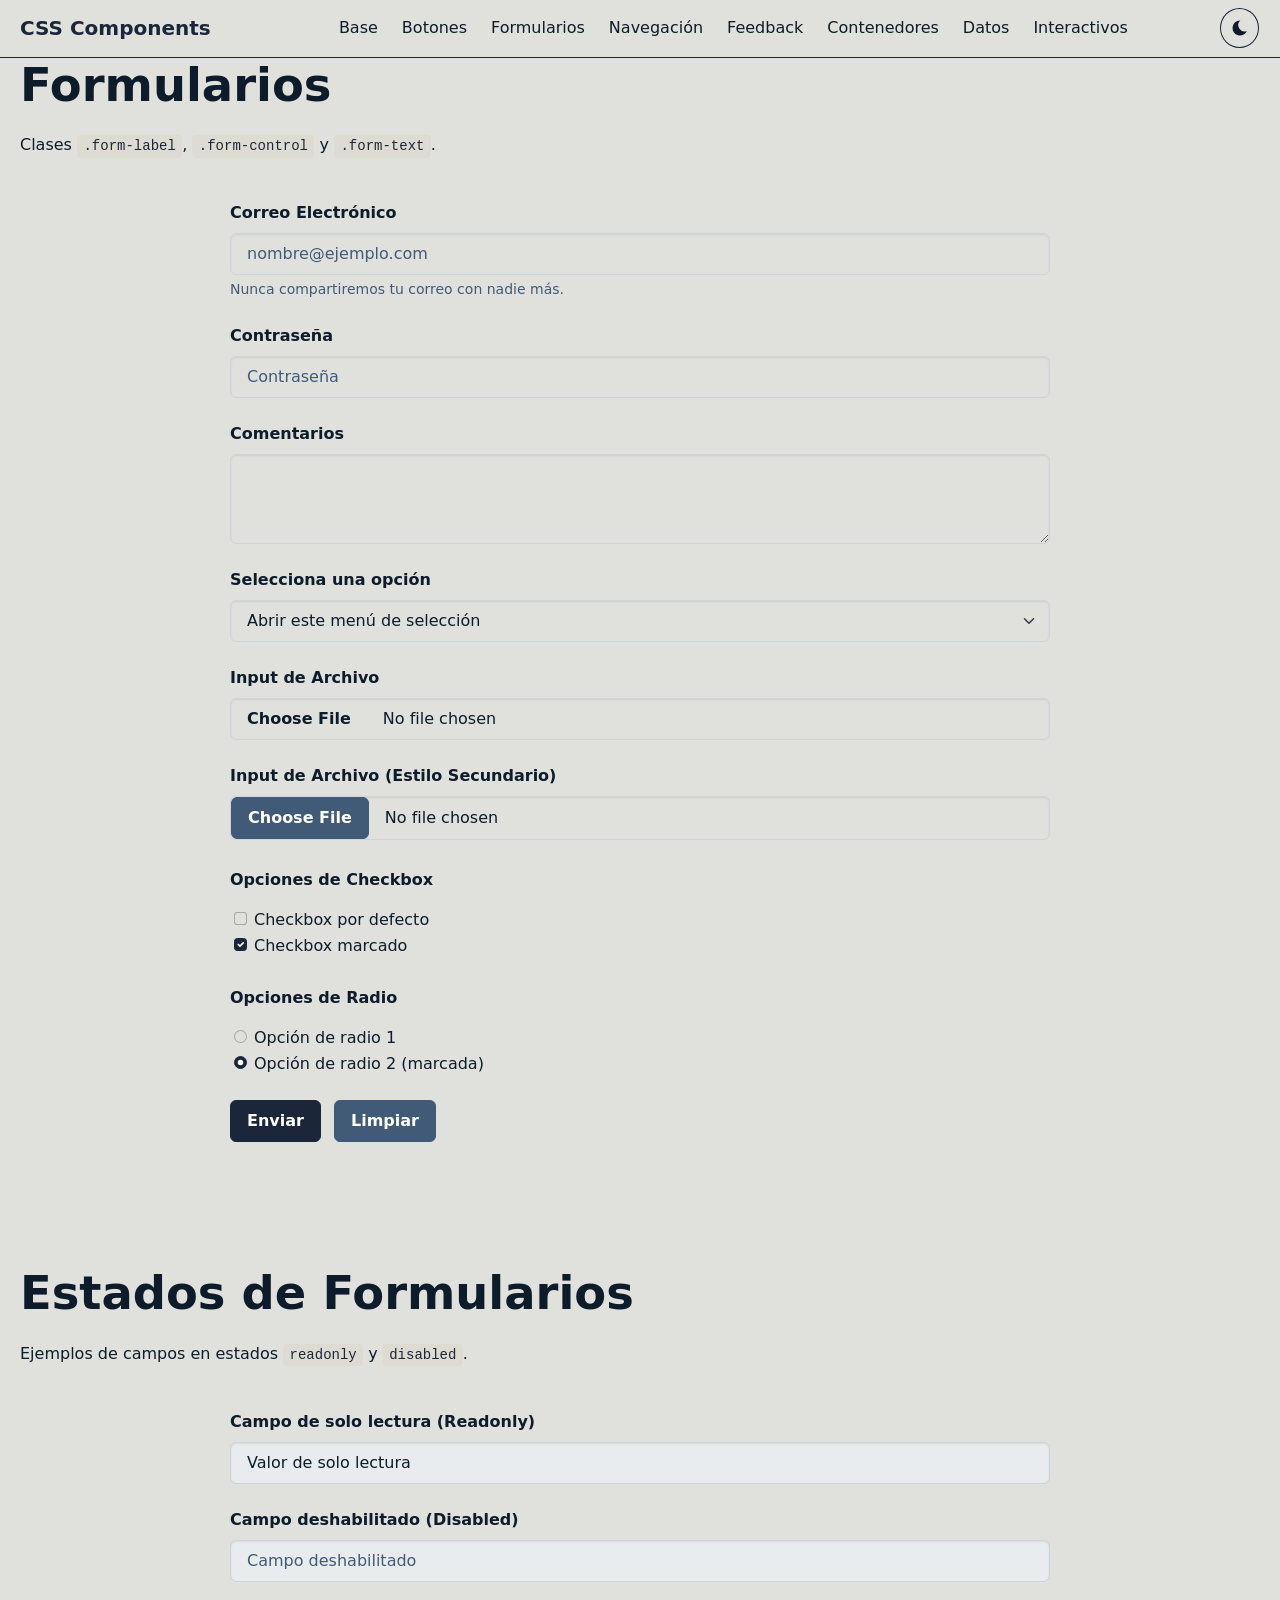
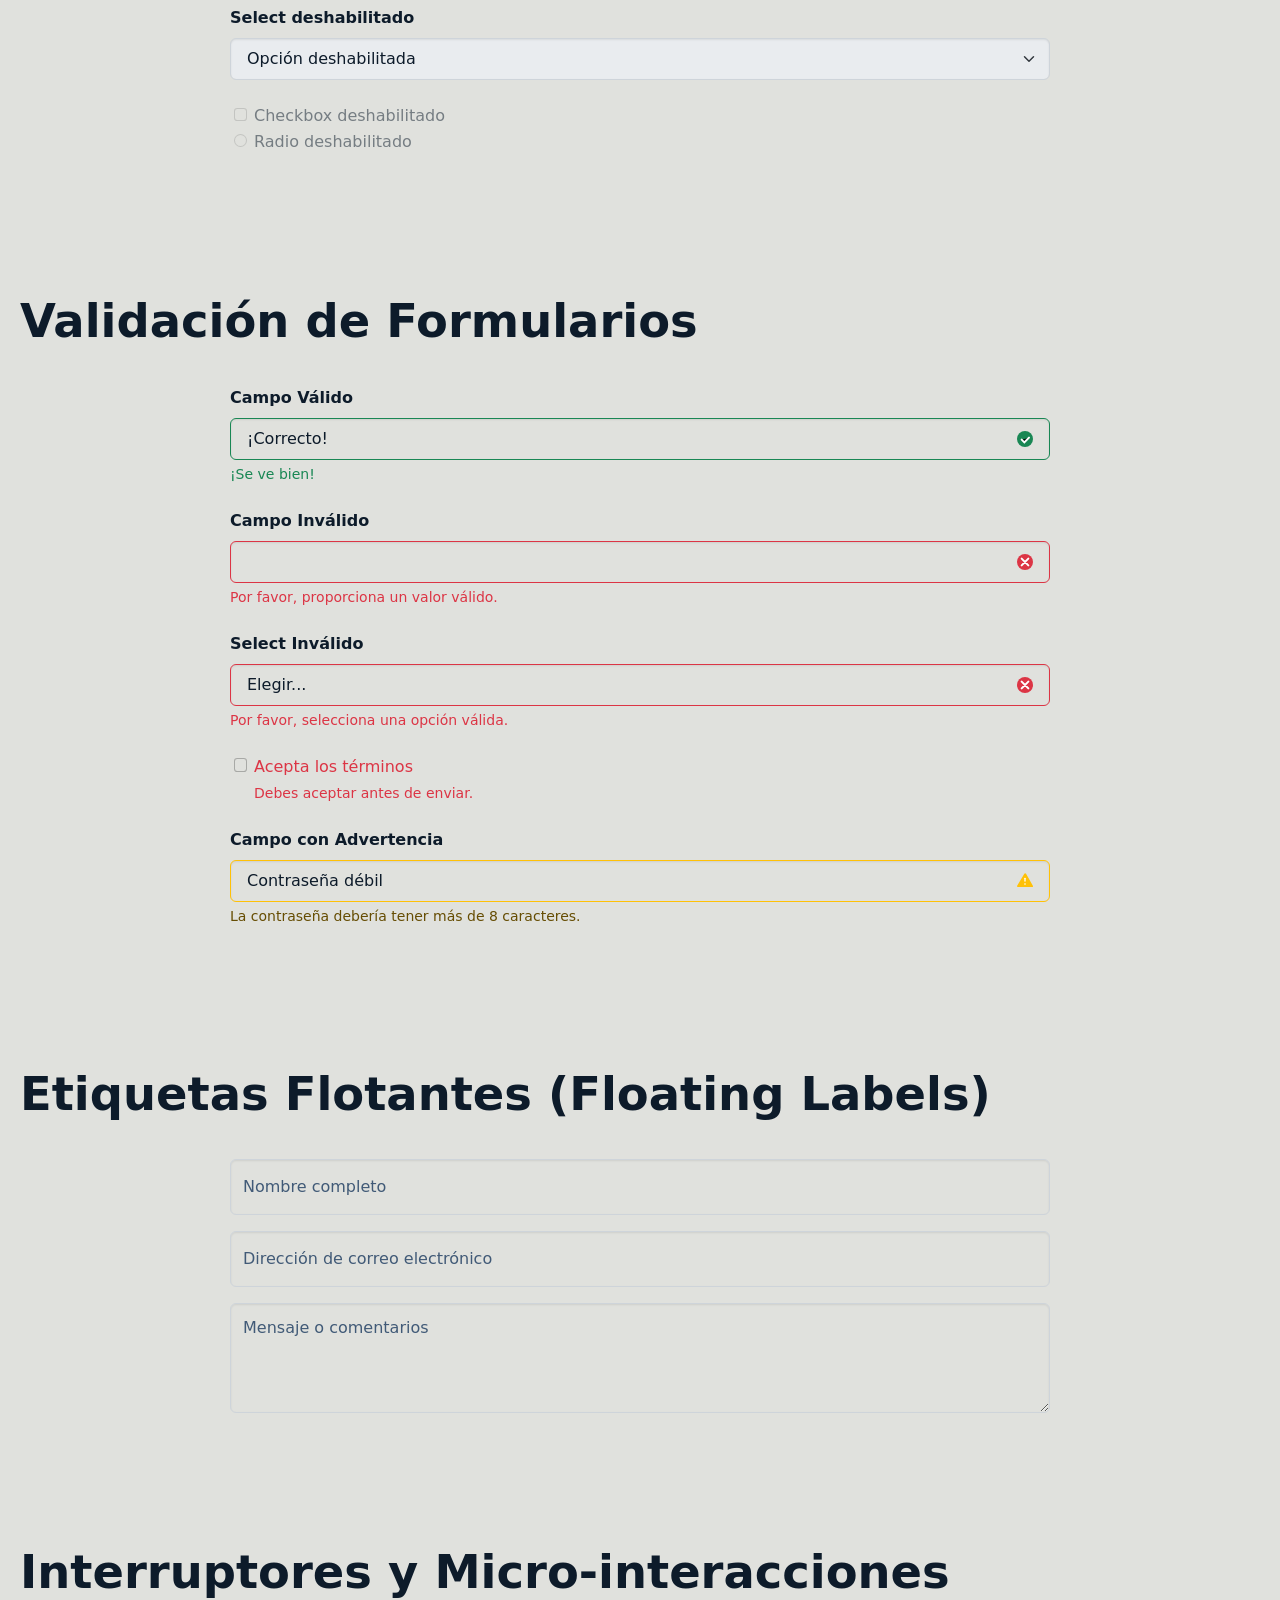
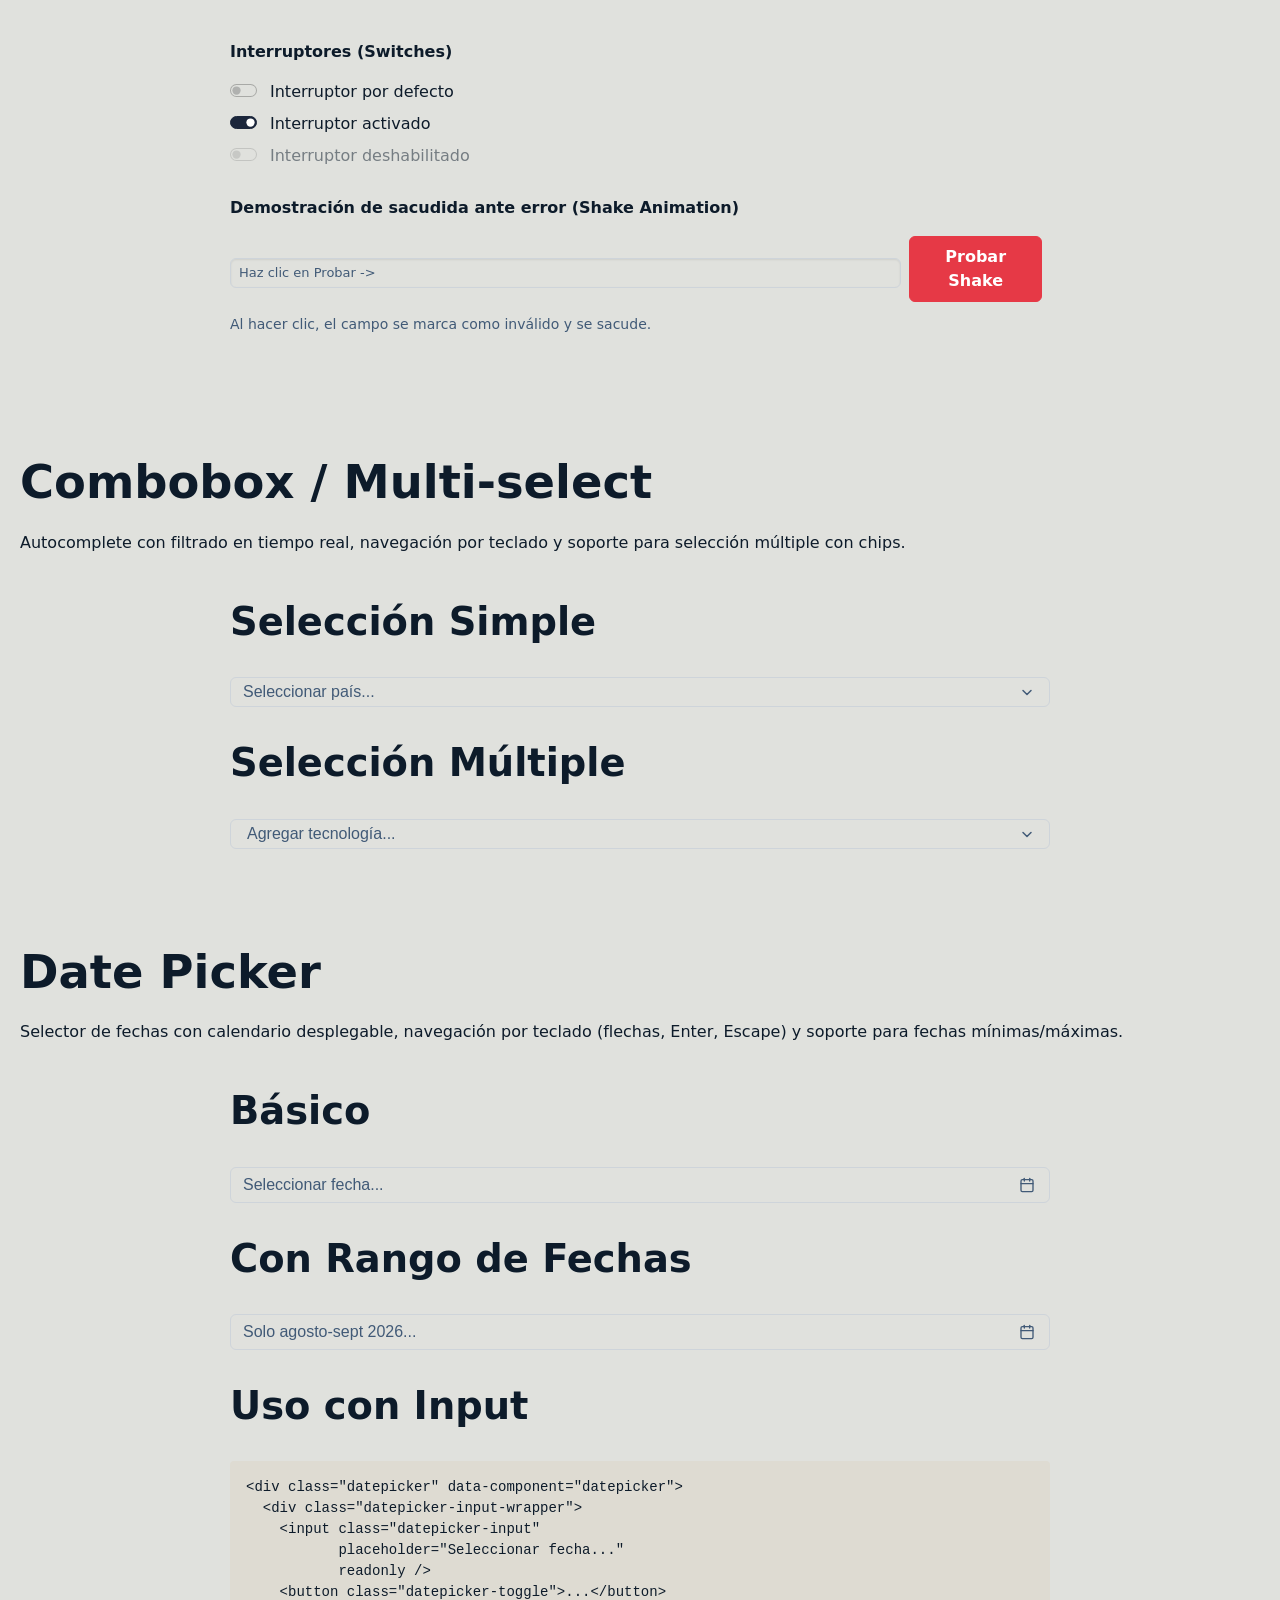
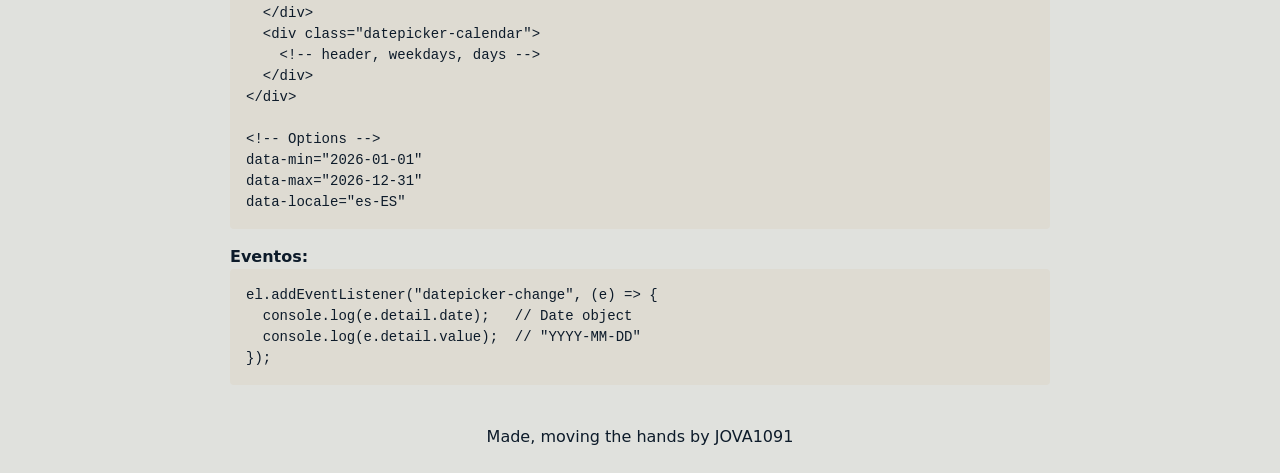
<file: components/forms.html>
<!DOCTYPE html>
<html lang="es">
<head>
  <meta charset="UTF-8">
  <meta name="viewport" content="width=device-width, initial-scale=1.0">
  <script>
    (function() {
      var theme = localStorage.getItem("theme");
      if (theme === "dark" || theme === "light") {
        document.documentElement.dataset.theme = theme;
      }
    })();
  </script>
  <script>
    (function() {
      var root = location.pathname.startsWith('/CSS-Components') ? '/CSS-Components' : '';
      document.write('<base href="' + root + '/">');
      document.write('<link rel="icon" type="image/svg+xml" href="' + root + '/favicon.svg">');
      document.write('<link rel="stylesheet" href="' + root + '/assets/css/pages/forms.css">');
    })();
  </script>
  <title>CSS Components — Formularios</title>
</head>
<body>
  <nav class="navbar navbar-sticky">
    <div class="container-full">
      <a class="navbar-brand" href="index.html">CSS Components</a>

      <button class="navbar-toggler" type="button" aria-controls="navbar-menu" aria-expanded="false"
        aria-label="Toggle navigation">
        <span class="navbar-toggler-icon"></span>
      </button>

      <div class="navbar-collapse" id="navbar-menu" hidden>
        <button type="button" class="btn-close" aria-label="Close navigation"></button>

          <ul class="navbar-nav navbar-nav-center">
            <li><a class="nav-link" href="components/base.html">Base</a></li>
            <li><a class="nav-link" href="components/buttons.html">Botones</a></li>
            <li><a class="nav-link" href="components/forms.html">Formularios</a></li>
            <li><a class="nav-link" href="components/navigation.html">Navegación</a></li>
            <li><a class="nav-link" href="components/feedback.html">Feedback</a></li>
            <li><a class="nav-link" href="components/contenedores.html">Contenedores</a></li>
            <li><a class="nav-link" href="components/datos.html">Datos</a></li>
            <li><a class="nav-link" href="components/interactivos.html">Interactivos</a></li>
          </ul>
        <div class="d-flex align-items-center">
          <button id="theme-toggle" class="btn btn-secondary btn-sm" aria-label="Cambiar tema (Claro / Oscuro)">
            <svg class="moon-icon" viewBox="0 0 24 24" xmlns="http://www.w3.org/2000/svg">
              <path d="M12 3c.132 0 .263 0 .393.007a7.5 7.5 0 0 0 7.92 12.446A9 9 0 1 1 12 3z" />
            </svg>
            <svg class="sun-icon" viewBox="0 0 24 24" xmlns="http://www.w3.org/2000/svg">
              <path d="M12 7a5 5 0 1 0 0 10 5 5 0 0 0 0-10zm0-5a1 1 0 0 1 1 1v2a1 1 0 0 1-2 0V3a1 1 0 0 1 1-1zm0 16a1 1 0 0 1 1 1v2a1 1 0 0 1-2 0v-2a1 1 0 0 1 1-1zM5.636 4.222a1 1 0 0 1 1.414 0l1.414 1.414a1 1 0 1 1-1.414 1.414L5.636 5.636a1 1 0 0 1 0-1.414zm11.314 11.314a1 1 0 0 1 1.414 0l1.414 1.414a1 1 0 0 1-1.414 1.414l-1.414-1.414a1 1 0 0 1 0-1.414zM2 12a1 1 0 0 1 1-1h2a1 1 0 0 1 0 2H3a1 1 0 0 1-1-1zm16 0a1 1 0 0 1 1-1h2a1 1 0 0 1 0 2h-2a1 1 0 0 1-1-1zM5.636 19.778a1 1 0 0 1 0-1.414l1.414-1.414a1 1 0 1 1 1.414 1.414l-1.414 1.414a1 1 0 0 1-1.414 0zm11.314-11.314a1 1 0 0 1 0-1.414l1.414-1.414a1 1 0 0 1 1.414 1.414l-1.414 1.414a1 1 0 0 1-1.414 0z" />
            </svg>
          </button>
        </div>
      </div>

      <div class="navbar-backdrop"></div>
    </div>
    </nav>

  <main id="main">
    <a href="#main" class="skip-link">Saltar al contenido principal</a>
    <h1 class="visually-hidden">Formularios</h1>
    <section id="forms" class="container">
      <article class="row">
        <div class="col-12">
          <h2>Formularios</h2>
          <p>Clases <code>.form-label</code>, <code>.form-control</code> y <code>.form-text</code>.</p>
        </div>
        <div class="col-8 offset-2">
          <form>
            <div class="mb-4">
              <label for="exampleInputEmail1" class="form-label">Correo Electrónico</label>
              <input type="email" class="form-control" id="exampleInputEmail1" placeholder="nombre@ejemplo.com" />
              <div class="form-text">Nunca compartiremos tu correo con nadie más.</div>
            </div>
            <div class="mb-4">
              <label for="exampleInputPassword1" class="form-label">Contraseña</label>
              <input type="password" class="form-control" id="exampleInputPassword1" placeholder="Contraseña" />
            </div>
            <div class="mb-4">
              <label for="exampleTextarea" class="form-label">Comentarios</label>
              <textarea class="form-control" id="exampleTextarea" rows="3"></textarea>
            </div>
            <div class="mb-4">
              <label for="exampleSelect" class="form-label">Selecciona una opción</label>
              <select class="form-control" id="exampleSelect">
                <option selected>Abrir este menú de selección</option>
                <option value="1">Opción 1</option>
                <option value="2">Opción 2</option>
                <option value="3">Opción 3</option>
              </select>
            </div>
            <div class="mb-4">
              <label for="formFile" class="form-label">Input de Archivo</label>
              <input class="form-control" type="file" id="formFile" />
            </div>
            <div class="mb-4">
              <label for="formFileSecondary" class="form-label">Input de Archivo (Estilo Secundario)</label>
              <input class="form-control btn-secondary" type="file" id="formFileSecondary" />
            </div>
            <div class="mb-4">
              <p class="form-label mb-2">Opciones de Checkbox</p>
              <div class="form-check">
                <input class="form-check-input" type="checkbox" value="" id="flexCheckDefault" />
                <label class="form-check-label" for="flexCheckDefault">Checkbox por defecto</label>
              </div>
              <div class="form-check">
                <input class="form-check-input" type="checkbox" value="" id="flexCheckChecked" checked />
                <label class="form-check-label" for="flexCheckChecked">Checkbox marcado</label>
              </div>
            </div>
            <div class="mb-4">
              <p class="form-label mb-2">Opciones de Radio</p>
              <div class="form-check">
                <input class="form-check-input" type="radio" name="flexRadioDefault" id="flexRadioDefault1" />
                <label class="form-check-label" for="flexRadioDefault1">Opción de radio 1</label>
              </div>
              <div class="form-check">
                <input class="form-check-input" type="radio" name="flexRadioDefault" id="flexRadioDefault2" checked />
                <label class="form-check-label" for="flexRadioDefault2">Opción de radio 2 (marcada)</label>
              </div>
            </div>
            <button type="submit" class="btn">Enviar</button>
            <button type="reset" class="btn btn-secondary">Limpiar</button>
          </form>
        </div>
      </article>
      <article class="row">
        <div class="col-12">
          <hr class="my-5" />
          <h2>Estados de Formularios</h2>
          <p>Ejemplos de campos en estados <code>readonly</code> y <code>disabled</code>.</p>
        </div>
        <div class="col-8 offset-2">
          <form>
            <div class="mb-4">
              <label for="readonlyInput" class="form-label">Campo de solo lectura (Readonly)</label>
              <input type="text" class="form-control" id="readonlyInput" value="Valor de solo lectura" readonly />
            </div>
            <div class="mb-4">
              <label for="disabledInput" class="form-label">Campo deshabilitado (Disabled)</label>
              <input type="text" class="form-control" id="disabledInput" placeholder="Campo deshabilitado" disabled />
            </div>
            <div class="mb-4">
              <label for="disabledSelect" class="form-label">Select deshabilitado</label>
              <select id="disabledSelect" class="form-control" disabled>
                <option>Opción deshabilitada</option>
              </select>
            </div>
            <div class="mb-4">
              <div class="form-check">
                <input class="form-check-input" type="checkbox" id="disabledCheckbox" disabled />
                <label class="form-check-label" for="disabledCheckbox">Checkbox deshabilitado</label>
              </div>
              <div class="form-check">
                <input class="form-check-input" type="radio" id="disabledRadio" disabled />
                <label class="form-check-label" for="disabledRadio">Radio deshabilitado</label>
              </div>
            </div>
          </form>
        </div>
      </article>
      <article class="row">
        <div class="col-12">
          <hr class="my-5" />
          <h2>Validación de Formularios</h2>
        </div>
        <div class="col-8 offset-2">
          <form>
            <div class="mb-4">
              <label for="validationValidInput" class="form-label">Campo Válido</label>
              <input type="text" class="form-control is-valid" id="validationValidInput" value="¡Correcto!" required />
              <div class="valid-feedback">¡Se ve bien!</div>
            </div>
            <div class="mb-4">
              <label for="validationInvalidInput" class="form-label">Campo Inválido</label>
              <input type="text" class="form-control is-invalid" id="validationInvalidInput" required />
              <div class="invalid-feedback">Por favor, proporciona un valor válido.</div>
            </div>
            <div class="mb-4">
              <label for="validationInvalidSelect" class="form-label">Select Inválido</label>
              <select class="form-control is-invalid" id="validationInvalidSelect" required>
                <option selected disabled value="">Elegir...</option>
                <option>Opción 1</option>
              </select>
              <div class="invalid-feedback">Por favor, selecciona una opción válida.</div>
            </div>
            <div class="form-check is-invalid mb-4">
              <input type="checkbox" class="form-check-input is-invalid" id="invalidCheck" required />
              <label class="form-check-label" for="invalidCheck">Acepta los términos</label>
              <div class="invalid-feedback">Debes aceptar antes de enviar.</div>
            </div>
            <div class="mb-4">
              <label for="validationWarningInput" class="form-label">Campo con Advertencia</label>
              <input type="text" class="form-control is-warning" id="validationWarningInput" value="Contraseña débil" required />
              <div class="warning-feedback">La contraseña debería tener más de 8 caracteres.</div>
            </div>
          </form>
        </div>
      </article>
      <article class="row">
        <div class="col-12">
          <hr class="my-5" />
          <h2>Etiquetas Flotantes (Floating Labels)</h2>
        </div>
        <div class="col-8 offset-2">
          <form id="floating-labels-demo">
            <div class="form-float">
              <input type="text" class="form-control" id="floatName" placeholder=" " required />
              <label for="floatName">Nombre completo</label>
            </div>
            <div class="form-float">
              <input type="email" class="form-control" id="floatEmail" placeholder=" " required />
              <label for="floatEmail">Dirección de correo electrónico</label>
            </div>
            <div class="form-float">
              <textarea class="form-control" id="floatMessage" placeholder=" " rows="3" required></textarea>
              <label for="floatMessage">Mensaje o comentarios</label>
            </div>
          </form>
        </div>
      </article>
      <article class="row">
        <div class="col-12">
          <hr class="my-5" />
          <h2>Interruptores y Micro-interacciones</h2>
        </div>
        <div class="col-8 offset-2">
          <div class="mb-4">
            <p class="form-label mb-2">Interruptores (Switches)</p>
            <div class="form-check form-switch mb-2">
              <input class="form-check-input" type="checkbox" role="switch" id="switchDefault" />
              <label class="form-check-label" for="switchDefault">Interruptor por defecto</label>
            </div>
            <div class="form-check form-switch mb-2">
              <input class="form-check-input" type="checkbox" role="switch" id="switchChecked" checked />
              <label class="form-check-label" for="switchChecked">Interruptor activado</label>
            </div>
            <div class="form-check form-switch mb-2">
              <input class="form-check-input" type="checkbox" role="switch" id="switchDisabled" disabled />
              <label class="form-check-label" for="switchDisabled">Interruptor deshabilitado</label>
            </div>
          </div>
          <div class="mb-4">
            <p class="form-label mb-2">Demostración de sacudida ante error (Shake Animation)</p>
              <div class="d-flex align-items-center gap-2">
              <input type="text" class="form-control form-control-sm" id="shakeDemoInput" placeholder="Haz clic en Probar ->" />
              <button type="button" id="btn-trigger-shake" class="btn btn-danger">Probar Shake</button>
            </div>
            <div class="form-text">Al hacer clic, el campo se marca como inválido y se sacude.</div>
          </div>
        </div>
      </article>
    </section>

    <section id="combobox" class="container">
      <article class="row">
        <div class="col-12">
          <hr class="my-5" />
          <h2>Combobox / Multi-select</h2>
          <p>Autocomplete con filtrado en tiempo real, navegación por teclado y soporte para selección múltiple con chips.</p>
        </div>
        <div class="col-8 offset-2">
          <h3>Selección Simple</h3>
          <div class="combobox" data-component="combobox">
            <div class="combobox-input-wrapper">
              <input type="text" class="combobox-input" placeholder="Seleccionar país..." autocomplete="off" />
              <button type="button" class="combobox-clear" aria-label="Limpiar">&times;</button>
              <button type="button" class="combobox-toggle" aria-label="Abrir menú">
                <svg width="12" height="12" viewBox="0 0 12 12" fill="none"><path d="M2 4.5L6 8.5L10 4.5" stroke="currentColor" stroke-width="1.5" stroke-linecap="round" stroke-linejoin="round"/></svg>
              </button>
            </div>
            <div class="combobox-dropdown">
              <div class="combobox-option" data-value="ar">Argentina</div>
              <div class="combobox-option" data-value="bo">Bolivia</div>
              <div class="combobox-option" data-value="br">Brasil</div>
              <div class="combobox-option" data-value="cl">Chile</div>
              <div class="combobox-option" data-value="co">Colombia</div>
              <div class="combobox-option" data-value="ec">Ecuador</div>
              <div class="combobox-option" data-value="py">Paraguay</div>
              <div class="combobox-option" data-value="pe">Perú</div>
              <div class="combobox-option" data-value="uy">Uruguay</div>
              <div class="combobox-option" data-value="ve">Venezuela</div>
            </div>
          </div>
          <h3 class="mt-4">Selección Múltiple</h3>
          <div class="combobox" data-multi data-component="combobox">
            <div class="combobox-input-wrapper">
              <span class="combobox-chips"></span>
              <input type="text" class="combobox-input" placeholder="Agregar tecnología..." autocomplete="off" />
              <button type="button" class="combobox-clear" aria-label="Limpiar">&times;</button>
              <button type="button" class="combobox-toggle" aria-label="Abrir menú">
                <svg width="12" height="12" viewBox="0 0 12 12" fill="none"><path d="M2 4.5L6 8.5L10 4.5" stroke="currentColor" stroke-width="1.5" stroke-linecap="round" stroke-linejoin="round"/></svg>
              </button>
            </div>
            <div class="combobox-dropdown">
              <div class="combobox-option" data-value="html">HTML</div>
              <div class="combobox-option" data-value="css">CSS</div>
              <div class="combobox-option" data-value="js">JavaScript</div>
              <div class="combobox-option" data-value="ts">TypeScript</div>
              <div class="combobox-option" data-value="react">React</div>
              <div class="combobox-option" data-value="vue">Vue.js</div>
              <div class="combobox-option" data-value="angular">Angular</div>
              <div class="combobox-option" data-value="svelte">Svelte</div>
              <div class="combobox-option" data-value="node">Node.js</div>
              <div class="combobox-option" data-value="python">Python</div>
              <div class="combobox-option" data-value="rust">Rust</div>
              <div class="combobox-option" data-value="go">Go</div>
            </div>
          </div>
        </div>
      </article>
    </section>

    <section id="datepicker" class="container">
      <article class="row">
        <div class="col-12">
          <hr class="my-5" />
          <h2>Date Picker</h2>
          <p>Selector de fechas con calendario desplegable, navegación por teclado (flechas, Enter, Escape) y soporte para fechas mínimas/máximas.</p>
        </div>
        <div class="col-8 offset-2">
          <h3>Básico</h3>
          <div class="datepicker" data-component="datepicker">
            <div class="datepicker-input-wrapper">
              <input type="text" class="datepicker-input" placeholder="Seleccionar fecha..." readonly autocomplete="off" />
              <button type="button" class="datepicker-toggle" aria-label="Abrir calendario">
                <svg width="16" height="16" viewBox="0 0 24 24" fill="none" stroke="currentColor" stroke-width="2" stroke-linecap="round" stroke-linejoin="round">
                  <rect x="3" y="4" width="18" height="18" rx="2" ry="2"/><line x1="16" y1="2" x2="16" y2="6"/><line x1="8" y1="2" x2="8" y2="6"/><line x1="3" y1="10" x2="21" y2="10"/>
                </svg>
              </button>
            </div>
            <div class="datepicker-calendar">
              <div class="datepicker-header">
                <div class="datepicker-nav">
                  <button type="button" class="datepicker-nav-btn datepicker-nav-prev" aria-label="Mes anterior">
                    <svg viewBox="0 0 24 24"><path d="M15 18l-6-6 6-6"/></svg>
                  </button>
                </div>
                  <button type="button" class="datepicker-header-label" aria-label="Mes y año actual"></button>
                <div class="datepicker-nav">
                  <button type="button" class="datepicker-nav-btn datepicker-nav-next" aria-label="Mes siguiente">
                    <svg viewBox="0 0 24 24"><path d="M9 18l6-6-6-6"/></svg>
                  </button>
                </div>
              </div>
              <div class="datepicker-weekdays">
                <span class="datepicker-weekday">Lu</span>
                <span class="datepicker-weekday">Ma</span>
                <span class="datepicker-weekday">Mi</span>
                <span class="datepicker-weekday">Ju</span>
                <span class="datepicker-weekday">Vi</span>
                <span class="datepicker-weekday">Sa</span>
                <span class="datepicker-weekday">Do</span>
              </div>
              <div class="datepicker-days"></div>
            </div>
          </div>
          <h3 class="mt-4">Con Rango de Fechas</h3>
          <div class="datepicker" data-component="datepicker" data-min="2026-08-15" data-max="2026-09-15">
            <div class="datepicker-input-wrapper">
              <input type="text" class="datepicker-input" placeholder="Solo agosto-sept 2026..." readonly autocomplete="off" />
              <button type="button" class="datepicker-toggle" aria-label="Abrir calendario">
                <svg width="16" height="16" viewBox="0 0 24 24" fill="none" stroke="currentColor" stroke-width="2" stroke-linecap="round" stroke-linejoin="round">
                  <rect x="3" y="4" width="18" height="18" rx="2" ry="2"/><line x1="16" y1="2" x2="16" y2="6"/><line x1="8" y1="2" x2="8" y2="6"/><line x1="3" y1="10" x2="21" y2="10"/>
                </svg>
              </button>
            </div>
            <div class="datepicker-calendar">
              <div class="datepicker-header">
                <div class="datepicker-nav">
                  <button type="button" class="datepicker-nav-btn datepicker-nav-prev" aria-label="Mes anterior">
                    <svg viewBox="0 0 24 24"><path d="M15 18l-6-6 6-6"/></svg>
                  </button>
                </div>
                  <button type="button" class="datepicker-header-label" aria-label="Mes y año actual"></button>
                <div class="datepicker-nav">
                  <button type="button" class="datepicker-nav-btn datepicker-nav-next" aria-label="Mes siguiente">
                    <svg viewBox="0 0 24 24"><path d="M9 18l6-6-6-6"/></svg>
                  </button>
                </div>
              </div>
              <div class="datepicker-weekdays">
                <span class="datepicker-weekday">Lu</span>
                <span class="datepicker-weekday">Ma</span>
                <span class="datepicker-weekday">Mi</span>
                <span class="datepicker-weekday">Ju</span>
                <span class="datepicker-weekday">Vi</span>
                <span class="datepicker-weekday">Sa</span>
                <span class="datepicker-weekday">Do</span>
              </div>
              <div class="datepicker-days"></div>
            </div>
          </div>
          <h3 class="mt-4">Uso con Input</h3>
          <pre><code>&lt;div class="datepicker" data-component="datepicker"&gt;
  &lt;div class="datepicker-input-wrapper"&gt;
    &lt;input class="datepicker-input"
           placeholder="Seleccionar fecha..."
           readonly /&gt;
    &lt;button class="datepicker-toggle"&gt;...&lt;/button&gt;
  &lt;/div&gt;
  &lt;div class="datepicker-calendar"&gt;
    &lt;!-- header, weekdays, days --&gt;
  &lt;/div&gt;
&lt;/div&gt;

&lt;!-- Options --&gt;
data-min="2026-01-01"
data-max="2026-12-31"
data-locale="es-ES"</code></pre>
          <div class="mt-3">
            <strong>Eventos:</strong>
            <pre><code>el.addEventListener("datepicker-change", (e) => {
  console.log(e.detail.date);   // Date object
  console.log(e.detail.value);  // "YYYY-MM-DD"
});</code></pre>
          </div>
        </div>
      </article>
    </section>
  </main>

  <footer class="container-full">
    <div class="row">
      <div class="col-12 p-4 text-center">
        Made, moving the hands by JOVA1091
      </div>
    </div>
  </footer>

  <script type="module">
    import { initPage, initNav } from "./assets/js/init-page.js";
    initPage();
    await initNav();
    await import("./assets/js/pages/forms.js");
  </script>
</body>
</html>
</file>
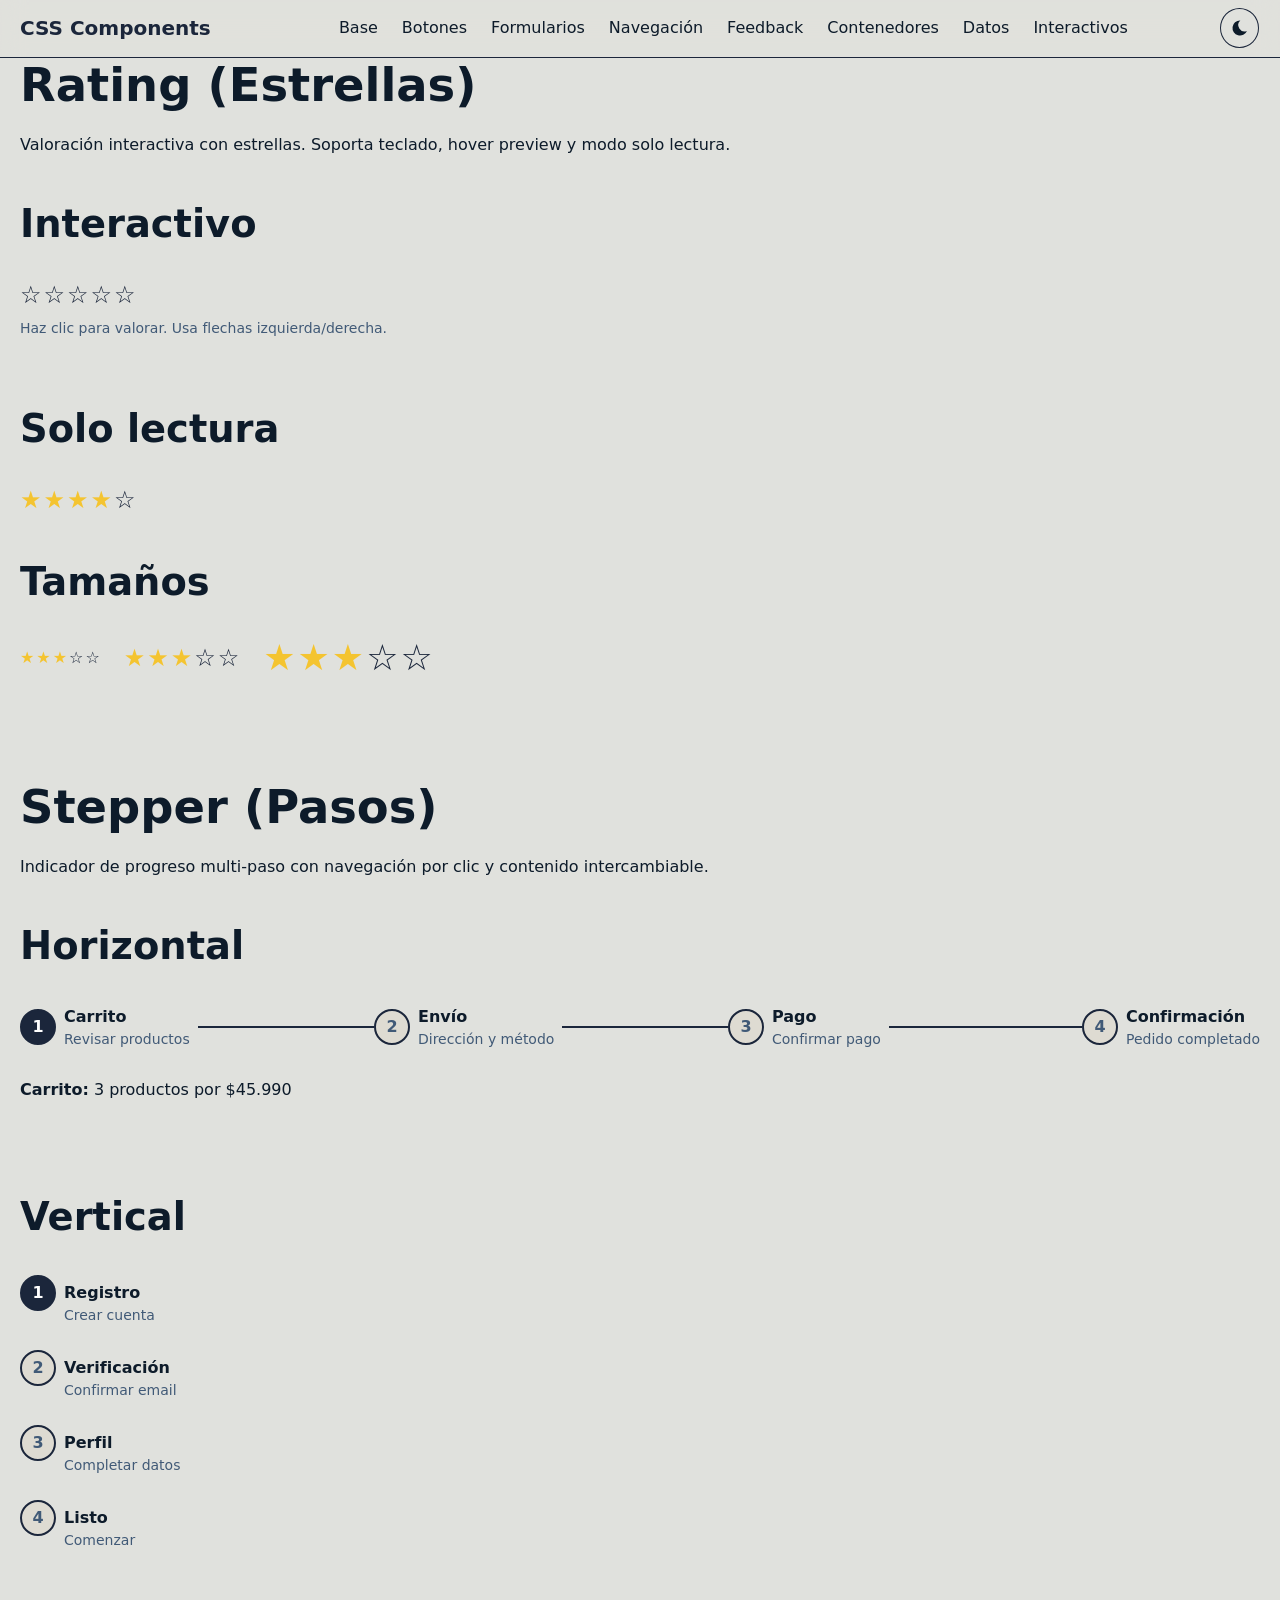
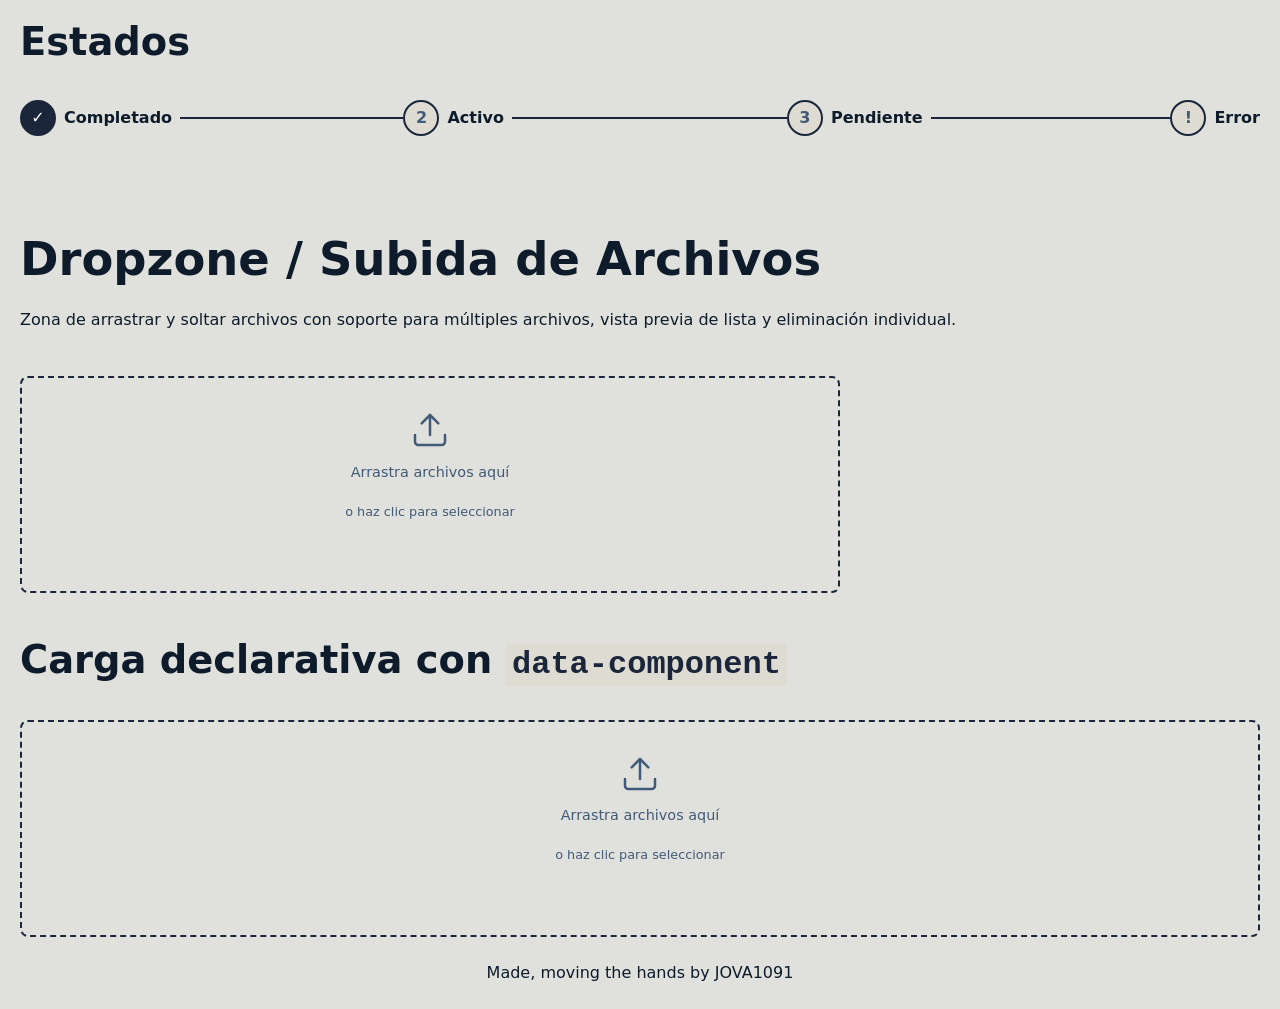
<file: components/interactivos.html>
<!DOCTYPE html>
<html lang="es">
<head>
  <meta charset="UTF-8">
  <meta name="viewport" content="width=device-width, initial-scale=1.0">
  <script>
    (function() {
      var theme = localStorage.getItem("theme");
      if (theme === "dark" || theme === "light") {
        document.documentElement.dataset.theme = theme;
      }
    })();
  </script>
  <script>
    (function() {
      var root = location.pathname.startsWith('/CSS-Components') ? '/CSS-Components' : '';
      document.write('<base href="' + root + '/">');
      document.write('<link rel="icon" type="image/svg+xml" href="' + root + '/favicon.svg">');
      document.write('<link rel="stylesheet" href="' + root + '/assets/css/pages/interactivos.css">');
    })();
  </script>
  <title>CSS Components — Interactivos</title>
</head>
<body>
  <nav class="navbar navbar-sticky">
    <div class="container-full">
      <a class="navbar-brand" href="index.html">CSS Components</a>

      <button class="navbar-toggler" type="button" aria-controls="navbar-menu" aria-expanded="false"
        aria-label="Toggle navigation">
        <span class="navbar-toggler-icon"></span>
      </button>

      <div class="navbar-collapse" id="navbar-menu" hidden>
        <button type="button" class="btn-close" aria-label="Close navigation"></button>

          <ul class="navbar-nav navbar-nav-center">
            <li><a class="nav-link" href="components/base.html">Base</a></li>
            <li><a class="nav-link" href="components/buttons.html">Botones</a></li>
            <li><a class="nav-link" href="components/forms.html">Formularios</a></li>
            <li><a class="nav-link" href="components/navigation.html">Navegación</a></li>
            <li><a class="nav-link" href="components/feedback.html">Feedback</a></li>
            <li><a class="nav-link" href="components/contenedores.html">Contenedores</a></li>
            <li><a class="nav-link" href="components/datos.html">Datos</a></li>
            <li><a class="nav-link" href="components/interactivos.html">Interactivos</a></li>
          </ul>
        <div class="d-flex align-items-center">
          <button id="theme-toggle" class="btn btn-secondary btn-sm" aria-label="Cambiar tema (Claro / Oscuro)">
            <svg class="moon-icon" viewBox="0 0 24 24" xmlns="http://www.w3.org/2000/svg">
              <path d="M12 3c.132 0 .263 0 .393.007a7.5 7.5 0 0 0 7.92 12.446A9 9 0 1 1 12 3z" />
            </svg>
            <svg class="sun-icon" viewBox="0 0 24 24" xmlns="http://www.w3.org/2000/svg">
              <path d="M12 7a5 5 0 1 0 0 10 5 5 0 0 0 0-10zm0-5a1 1 0 0 1 1 1v2a1 1 0 0 1-2 0V3a1 1 0 0 1 1-1zm0 16a1 1 0 0 1 1 1v2a1 1 0 0 1-2 0v-2a1 1 0 0 1 1-1zM5.636 4.222a1 1 0 0 1 1.414 0l1.414 1.414a1 1 0 1 1-1.414 1.414L5.636 5.636a1 1 0 0 1 0-1.414zm11.314 11.314a1 1 0 0 1 1.414 0l1.414 1.414a1 1 0 0 1-1.414 1.414l-1.414-1.414a1 1 0 0 1 0-1.414zM2 12a1 1 0 0 1 1-1h2a1 1 0 0 1 0 2H3a1 1 0 0 1-1-1zm16 0a1 1 0 0 1 1-1h2a1 1 0 0 1 0 2h-2a1 1 0 0 1-1-1zM5.636 19.778a1 1 0 0 1 0-1.414l1.414-1.414a1 1 0 1 1 1.414 1.414l-1.414 1.414a1 1 0 0 1-1.414 0zm11.314-11.314a1 1 0 0 1 0-1.414l1.414-1.414a1 1 0 0 1 1.414 1.414l-1.414 1.414a1 1 0 0 1-1.414 0z" />
            </svg>
          </button>
        </div>
      </div>

      <div class="navbar-backdrop"></div>
    </div>
    </nav>

  <main id="main">
    <a href="#main" class="skip-link">Saltar al contenido principal</a>
    <h1 class="visually-hidden">Interactivos</h1>
    <section id="rating-demo" class="container">
      <article class="row">
        <div class="col-12">
          <h2>Rating (Estrellas)</h2>
          <p>Valoración interactiva con estrellas. Soporta teclado, hover preview y modo solo lectura.</p>
        </div>
        <div class="col-12">
          <h3>Interactivo</h3>
          <div class="rating mb-2" role="radiogroup" aria-label="Valoración">
            <span class="rating-star" data-value="1" role="radio" aria-label="1 estrella" aria-checked="false" tabindex="0">&#9734;</span>
            <span class="rating-star" data-value="2" role="radio" aria-label="2 estrellas" aria-checked="false" tabindex="-1">&#9734;</span>
            <span class="rating-star" data-value="3" role="radio" aria-label="3 estrellas" aria-checked="false" tabindex="-1">&#9734;</span>
            <span class="rating-star" data-value="4" role="radio" aria-label="4 estrellas" aria-checked="false" tabindex="-1">&#9734;</span>
            <span class="rating-star" data-value="5" role="radio" aria-label="5 estrellas" aria-checked="false" tabindex="-1">&#9734;</span>
          </div>
          <p class="text-muted text-sm">Haz clic para valorar. Usa flechas izquierda/derecha.</p>
        </div>
        <div class="col-12 mt-4">
          <h3>Solo lectura</h3>
          <div class="rating rating--readonly" aria-label="Valoración: 4 de 5 estrellas">
            <span class="rating-star rating-star--filled" data-value="1">&#9733;</span>
            <span class="rating-star rating-star--filled" data-value="2">&#9733;</span>
            <span class="rating-star rating-star--filled" data-value="3">&#9733;</span>
            <span class="rating-star rating-star--filled" data-value="4">&#9733;</span>
            <span class="rating-star" data-value="5">&#9734;</span>
          </div>
        </div>
        <div class="col-12 mt-4">
          <h3>Tamaños</h3>
          <div class="d-flex align-items-center gap-4">
<div class="rating rating--sm mb-2" aria-label="Pequeño">
            <span class="rating-star rating-star--filled">&#9733;</span>
            <span class="rating-star rating-star--filled">&#9733;</span>
            <span class="rating-star rating-star--filled">&#9733;</span>
            <span class="rating-star">&#9734;</span>
            <span class="rating-star">&#9734;</span>
          </div>
          <div class="rating mb-2" aria-label="Mediano">
            <span class="rating-star rating-star--filled">&#9733;</span>
            <span class="rating-star rating-star--filled">&#9733;</span>
            <span class="rating-star rating-star--filled">&#9733;</span>
            <span class="rating-star">&#9734;</span>
            <span class="rating-star">&#9734;</span>
          </div>
          <div class="rating rating--lg mb-2" aria-label="Grande">
              <span class="rating-star rating-star--filled">&#9733;</span>
              <span class="rating-star rating-star--filled">&#9733;</span>
              <span class="rating-star rating-star--filled">&#9733;</span>
              <span class="rating-star">&#9734;</span>
              <span class="rating-star">&#9734;</span>
            </div>
          </div>
        </div>
      </article>
    </section>

    <section id="stepper-demo" class="container">
      <article class="row">
        <div class="col-12">
          <hr class="my-5" />
          <h2>Stepper (Pasos)</h2>
          <p>Indicador de progreso multi-paso con navegación por clic y contenido intercambiable.</p>
        </div>
        <div class="col-12">
          <h3>Horizontal</h3>
          <div class="stepper" id="stepperHorizontal" data-step="1">
            <div class="step" data-step="1">
              <div class="step-indicator">1</div>
              <div class="step-body">
                <div class="step-title">Carrito</div>
                <div class="step-description">Revisar productos</div>
              </div>
            </div>
            <div class="step" data-step="2">
              <div class="step-indicator">2</div>
              <div class="step-body">
                <div class="step-title">Envío</div>
                <div class="step-description">Dirección y método</div>
              </div>
            </div>
            <div class="step" data-step="3">
              <div class="step-indicator">3</div>
              <div class="step-body">
                <div class="step-title">Pago</div>
                <div class="step-description">Confirmar pago</div>
              </div>
            </div>
            <div class="step" data-step="4">
              <div class="step-indicator">4</div>
              <div class="step-body">
                <div class="step-title">Confirmación</div>
                <div class="step-description">Pedido completado</div>
              </div>
            </div>
          </div>
          <div class="mt-4">
            <div class="step-panel" data-step="1"><p><strong>Carrito:</strong> 3 productos por $45.990</p></div>
            <div class="step-panel" data-step="2"><p><strong>Envío:</strong> Av. Siempre Viva 742, Santiago. Estándar (3-5 días).</p></div>
            <div class="step-panel" data-step="3"><p><strong>Pago:</strong> Tarjeta terminada en 4242. Total: $49.490.</p></div>
            <div class="step-panel" data-step="4"><p><strong>¡Pedido confirmado!</strong> Recibirás un correo.</p></div>
          </div>
        </div>
        <div class="col-12 mt-5">
          <h3>Vertical</h3>
          <div class="stepper stepper--vertical" id="stepperVertical" data-step="1">
            <div class="step" data-step="1">
              <div class="step-indicator">1</div>
              <div class="step-body">
                <div class="step-title">Registro</div>
                <div class="step-description">Crear cuenta</div>
              </div>
            </div>
            <div class="step" data-step="2">
              <div class="step-indicator">2</div>
              <div class="step-body">
                <div class="step-title">Verificación</div>
                <div class="step-description">Confirmar email</div>
              </div>
            </div>
            <div class="step" data-step="3">
              <div class="step-indicator">3</div>
              <div class="step-body">
                <div class="step-title">Perfil</div>
                <div class="step-description">Completar datos</div>
              </div>
            </div>
            <div class="step" data-step="4">
              <div class="step-indicator">4</div>
              <div class="step-body">
                <div class="step-title">Listo</div>
                <div class="step-description">Comenzar</div>
              </div>
            </div>
          </div>
        </div>
        <div class="col-12 mt-5">
          <h3>Estados</h3>
          <div class="stepper" id="stepperStates">
            <div class="step step--completed" data-step="1">
              <div class="step-indicator">✓</div>
              <div class="step-body"><div class="step-title">Completado</div></div>
            </div>
            <div class="step step--active" data-step="2">
              <div class="step-indicator">2</div>
              <div class="step-body"><div class="step-title">Activo</div></div>
            </div>
            <div class="step" data-step="3">
              <div class="step-indicator">3</div>
              <div class="step-body"><div class="step-title">Pendiente</div></div>
            </div>
            <div class="step step--error" data-step="4">
              <div class="step-indicator">!</div>
              <div class="step-body"><div class="step-title">Error</div></div>
            </div>
          </div>
        </div>
      </article>
    </section>

    <section id="dropzone" class="container">
      <article class="row">
        <div class="col-12">
          <hr class="my-5" />
          <h2>Dropzone / Subida de Archivos</h2>
          <p>Zona de arrastrar y soltar archivos con soporte para múltiples archivos, vista previa de lista y eliminación individual.</p>
        </div>
        <div class="col-8">
          <div class="dropzone" data-dropzone role="application" aria-label="Zona de subida de archivos">
            <div class="dropzone-body">
              <svg class="dropzone-icon" viewBox="0 0 24 24" fill="none" stroke="currentColor" stroke-width="1.5" stroke-linecap="round" stroke-linejoin="round" aria-hidden="true">
                <path d="M21 15v4a2 2 0 0 1-2 2H5a2 2 0 0 1-2-2v-4"/>
                <polyline points="17 8 12 3 7 8"/>
                <line x1="12" y1="3" x2="12" y2="15"/>
              </svg>
              <p class="dropzone-text">Arrastra archivos aquí</p>
              <p class="dropzone-hint">o haz clic para seleccionar</p>
            </div>
            <input type="file" class="dropzone-input" multiple hidden aria-label="Subir archivos" />
            <ul class="dropzone-files" aria-live="polite"></ul>
          </div>
        </div>
        <div class="col-12 mt-4">
          <h3>Carga declarativa con <code>data-component</code></h3>
          <div class="col-8 pl-0">
            <div class="dropzone" data-component="dropzone" data-dropzone role="application" aria-label="Subida diferida">
              <div class="dropzone-body">
                <svg class="dropzone-icon" viewBox="0 0 24 24" fill="none" stroke="currentColor" stroke-width="1.5" stroke-linecap="round" stroke-linejoin="round" aria-hidden="true">
                  <path d="M21 15v4a2 2 0 0 1-2 2H5a2 2 0 0 1-2-2v-4"/>
                  <polyline points="17 8 12 3 7 8"/>
                  <line x1="12" y1="3" x2="12" y2="15"/>
                </svg>
                <p class="dropzone-text">Arrastra archivos aquí</p>
                <p class="dropzone-hint">o haz clic para seleccionar</p>
              </div>
              <input type="file" class="dropzone-input" multiple hidden aria-label="Subir archivos" />
              <ul class="dropzone-files" aria-live="polite"></ul>
            </div>
          </div>
        </div>
      </article>
    </section>
  </main>

  <footer class="container-full">
    <div class="row">
      <div class="col-12 p-4 text-center">
        Made, moving the hands by JOVA1091
      </div>
    </div>
  </footer>

  <script type="module">
    import { initPage, initNav } from "./assets/js/init-page.js";
    initPage();
    await initNav();
    import("./assets/js/pages/interactivos.js");
  </script>
</body>
</html>
</file>
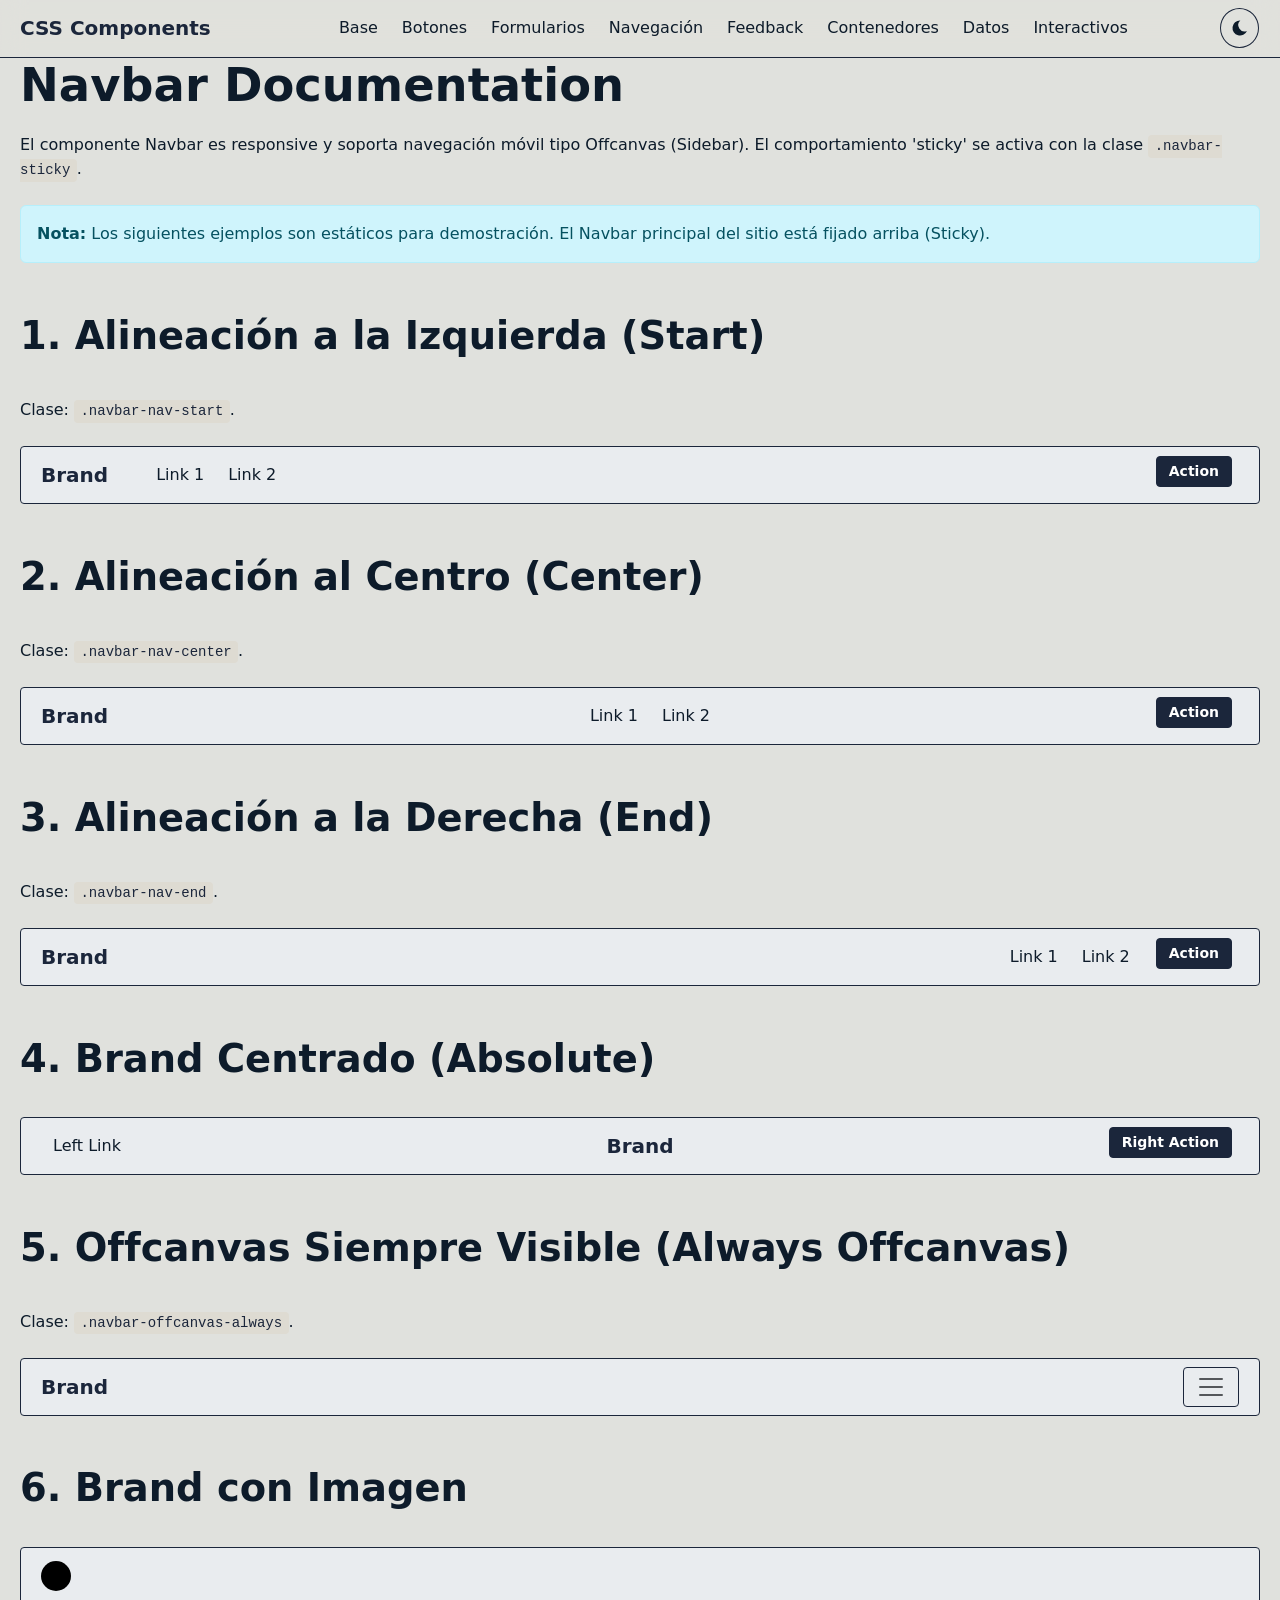
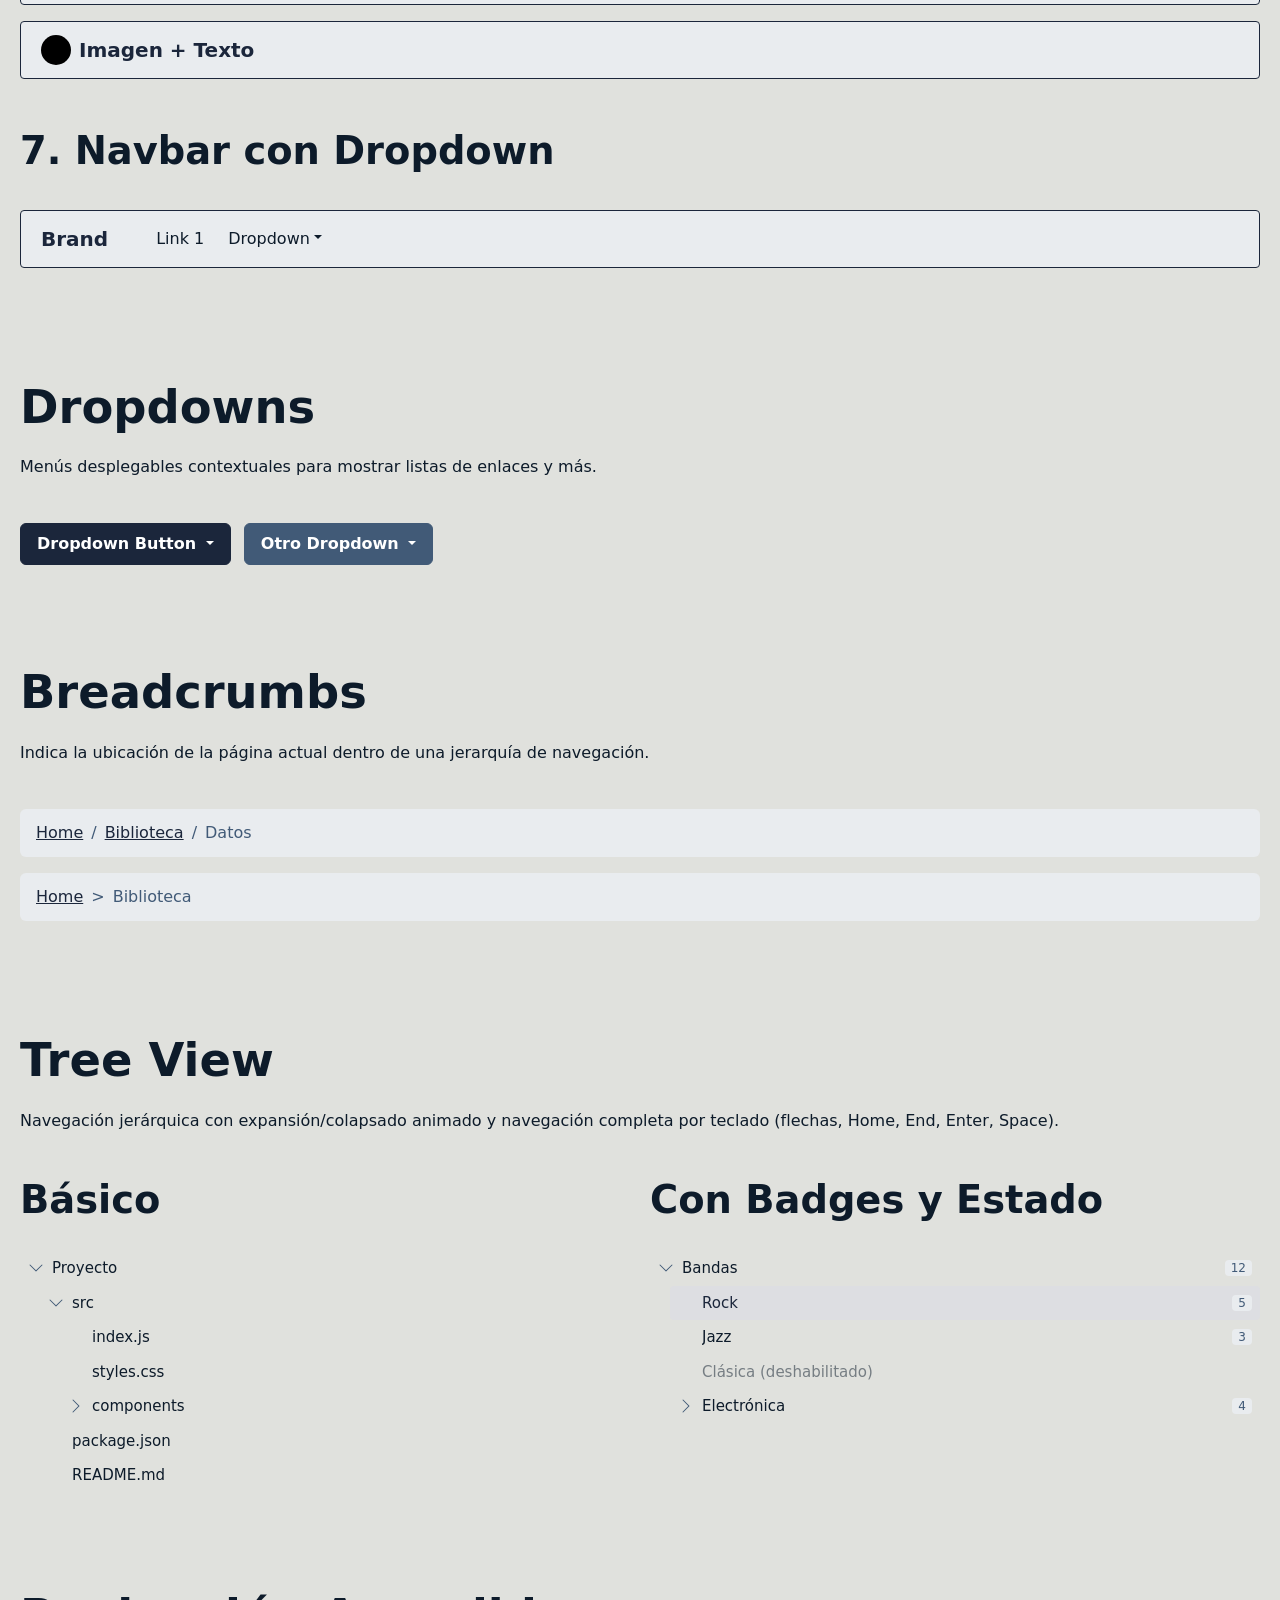
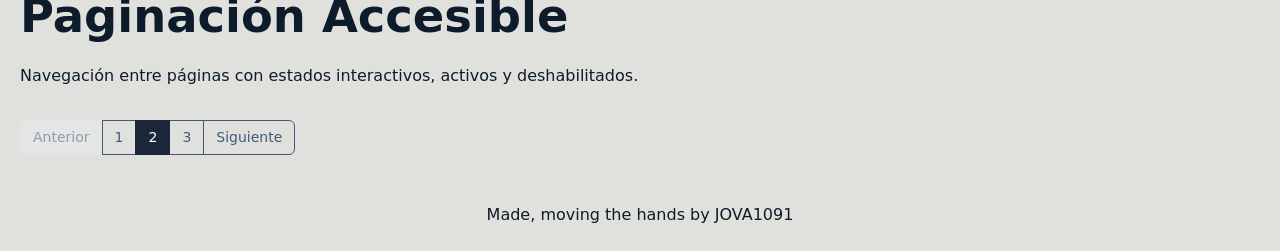
<file: components/navigation.html>
<!DOCTYPE html>
<html lang="es">
<head>
  <meta charset="UTF-8">
  <meta name="viewport" content="width=device-width, initial-scale=1.0">
  <script>
    (function() {
      var theme = localStorage.getItem("theme");
      if (theme === "dark" || theme === "light") {
        document.documentElement.dataset.theme = theme;
      }
    })();
  </script>
  <script>
    (function() {
      var root = location.pathname.startsWith('/CSS-Components') ? '/CSS-Components' : '';
      document.write('<base href="' + root + '/">');
      document.write('<link rel="icon" type="image/svg+xml" href="' + root + '/favicon.svg">');
      document.write('<link rel="stylesheet" href="' + root + '/assets/css/pages/navigation.css">');
    })();
  </script>
  <title>CSS Components — Navegación</title>
</head>
<body>
  <nav class="navbar navbar-sticky" aria-label="Principal">
    <div class="container-full">
      <a class="navbar-brand" href="index.html">CSS Components</a>

      <button class="navbar-toggler" type="button" aria-controls="navbar-menu" aria-expanded="false"
        aria-label="Toggle navigation">
        <span class="navbar-toggler-icon"></span>
      </button>

      <div class="navbar-collapse" id="navbar-menu" hidden>
        <button type="button" class="btn-close" aria-label="Close navigation"></button>

          <ul class="navbar-nav navbar-nav-center">
            <li><a class="nav-link" href="components/base.html">Base</a></li>
            <li><a class="nav-link" href="components/buttons.html">Botones</a></li>
            <li><a class="nav-link" href="components/forms.html">Formularios</a></li>
            <li><a class="nav-link" href="components/navigation.html">Navegación</a></li>
            <li><a class="nav-link" href="components/feedback.html">Feedback</a></li>
            <li><a class="nav-link" href="components/contenedores.html">Contenedores</a></li>
            <li><a class="nav-link" href="components/datos.html">Datos</a></li>
            <li><a class="nav-link" href="components/interactivos.html">Interactivos</a></li>
          </ul>
        <div class="d-flex align-items-center">
          <button id="theme-toggle" class="btn btn-secondary btn-sm" aria-label="Cambiar tema (Claro / Oscuro)">
            <svg class="moon-icon" viewBox="0 0 24 24" xmlns="http://www.w3.org/2000/svg">
              <path d="M12 3c.132 0 .263 0 .393.007a7.5 7.5 0 0 0 7.92 12.446A9 9 0 1 1 12 3z" />
            </svg>
            <svg class="sun-icon" viewBox="0 0 24 24" xmlns="http://www.w3.org/2000/svg">
              <path d="M12 7a5 5 0 1 0 0 10 5 5 0 0 0 0-10zm0-5a1 1 0 0 1 1 1v2a1 1 0 0 1-2 0V3a1 1 0 0 1 1-1zm0 16a1 1 0 0 1 1 1v2a1 1 0 0 1-2 0v-2a1 1 0 0 1 1-1zM5.636 4.222a1 1 0 0 1 1.414 0l1.414 1.414a1 1 0 1 1-1.414 1.414L5.636 5.636a1 1 0 0 1 0-1.414zm11.314 11.314a1 1 0 0 1 1.414 0l1.414 1.414a1 1 0 0 1-1.414 1.414l-1.414-1.414a1 1 0 0 1 0-1.414zM2 12a1 1 0 0 1 1-1h2a1 1 0 0 1 0 2H3a1 1 0 0 1-1-1zm16 0a1 1 0 0 1 1-1h2a1 1 0 0 1 0 2h-2a1 1 0 0 1-1-1zM5.636 19.778a1 1 0 0 1 0-1.414l1.414-1.414a1 1 0 1 1 1.414 1.414l-1.414 1.414a1 1 0 0 1-1.414 0zm11.314-11.314a1 1 0 0 1 0-1.414l1.414-1.414a1 1 0 0 1 1.414 1.414l-1.414 1.414a1 1 0 0 1-1.414 0z" />
            </svg>
          </button>
        </div>
      </div>

      <div class="navbar-backdrop"></div>
    </div>
    </nav>

  <main id="main">
    <a href="#main" class="skip-link">Saltar al contenido principal</a>
    <h1 class="visually-hidden">Navegacion</h1>
    <section id="navbar-docs" class="container">
      <article class="row">
        <div class="col-12">
          <h2>Navbar Documentation</h2>
          <p>El componente Navbar es responsive y soporta navegación móvil tipo Offcanvas (Sidebar). El comportamiento 'sticky' se activa con la clase <code>.navbar-sticky</code>.</p>
          <div class="alert alert-info">
            <strong>Nota:</strong> Los siguientes ejemplos son estáticos para demostración. El Navbar principal del sitio está fijado arriba (Sticky).
          </div>
          <h3 class="mt-4">1. Alineación a la Izquierda (Start)</h3>
          <p>Clase: <code>.navbar-nav-start</code>.</p>
          <nav class="navbar navbar-demo mb-3 rounded" aria-label="Demo: alineación izquierda">
            <div class="container-full">
              <a class="navbar-brand" href="#">Brand</a>
              <div class="d-none d-md-flex align-items-center flex-grow-1">
                <ul class="navbar-nav navbar-nav-start flex-row">
                  <li><a class="nav-link" href="#">Link 1</a></li>
                  <li><a class="nav-link" href="#">Link 2</a></li>
                </ul>
                <button class="btn btn-sm btn-primary ml-auto">Action</button>
              </div>
            </div>
          </nav>
          <h3 class="mt-4">2. Alineación al Centro (Center)</h3>
          <p>Clase: <code>.navbar-nav-center</code>.</p>
          <nav class="navbar navbar-demo mb-3 rounded" aria-label="Demo: alineación centro">
            <div class="container-full">
              <a class="navbar-brand" href="#">Brand</a>
              <div class="d-none d-md-flex align-items-center flex-grow-1">
                <ul class="navbar-nav navbar-nav-center flex-row">
                  <li><a class="nav-link" href="#">Link 1</a></li>
                  <li><a class="nav-link" href="#">Link 2</a></li>
                </ul>
                <button class="btn btn-sm btn-primary">Action</button>
              </div>
            </div>
          </nav>
          <h3 class="mt-4">3. Alineación a la Derecha (End)</h3>
          <p>Clase: <code>.navbar-nav-end</code>.</p>
          <nav class="navbar navbar-demo mb-3 rounded" aria-label="Demo: alineación derecha">
            <div class="container-full">
              <a class="navbar-brand" href="#">Brand</a>
              <div class="d-none d-md-flex align-items-center flex-grow-1">
                <ul class="navbar-nav navbar-nav-end flex-row">
                  <li><a class="nav-link" href="#">Link 1</a></li>
                  <li><a class="nav-link" href="#">Link 2</a></li>
                </ul>
                <button class="btn btn-sm btn-primary ml-3">Action</button>
              </div>
            </div>
          </nav>
          <h3 class="mt-4">4. Brand Centrado (Absolute)</h3>
          <nav class="navbar navbar-demo mb-3 rounded" aria-label="Demo: brand centrado">
            <div class="container-full position-relative">
              <a class="navbar-brand navbar-brand-center" href="#">Brand</a>
              <div class="d-none d-md-flex align-items-center flex-grow-1">
                <ul class="navbar-nav navbar-nav-start flex-row">
                  <li><a class="nav-link" href="#">Left Link</a></li>
                </ul>
                <button class="btn btn-sm btn-primary ml-auto">Right Action</button>
              </div>
            </div>
          </nav>
          <h3 class="mt-4">5. Offcanvas Siempre Visible (Always Offcanvas)</h3>
          <p>Clase: <code>.navbar-offcanvas-always</code>.</p>
          <nav class="navbar navbar-offcanvas-always navbar-demo mb-3 rounded" aria-label="Demo: offcanvas visible">
            <div class="container-full">
              <a class="navbar-brand" href="#">Brand</a>
              <button class="navbar-toggler" type="button" aria-label="Alternar menú de navegación">
                <span class="navbar-toggler-icon"></span>
              </button>
            </div>
          </nav>
          <h3 class="mt-4">6. Brand con Imagen</h3>
          <nav class="navbar navbar-demo mb-3 rounded" aria-label="Demo: brand con imagen">
            <div class="container-full">
              <a class="navbar-brand" href="#">
                <img src="data:image/svg+xml,%3csvg xmlns='http://www.w3.org/2000/svg' viewBox='0 0 30 30' width='30' height='30'%3e%3ccircle cx='15' cy='15' r='15' fill='%778da9'/%3e%3c/svg%3e" alt="Logo">
              </a>
            </div>
          </nav>
          <nav class="navbar navbar-demo mb-3 rounded" aria-label="Demo: brand imagen y texto">
            <div class="container-full">
              <a class="navbar-brand" href="#">
                <img src="data:image/svg+xml,%3csvg xmlns='http://www.w3.org/2000/svg' viewBox='0 0 30 30' width='30' height='30'%3e%3ccircle cx='15' cy='15' r='15' fill='%778da9'/%3e%3c/svg%3e" alt="Logo">
                Imagen + Texto
              </a>
            </div>
          </nav>
          <h3 class="mt-4">7. Navbar con Dropdown</h3>
          <nav class="navbar navbar-demo mb-3 rounded" aria-label="Demo: navbar con dropdown">
            <div class="container-full">
              <a class="navbar-brand" href="#">Brand</a>
              <div class="d-none d-md-flex align-items-center flex-grow-1">
                <ul class="navbar-nav navbar-nav-start flex-row">
                  <li><a class="nav-link" href="#">Link 1</a></li>
                  <li class="dropdown">
                    <a class="nav-link dropdown-toggle" href="#" role="button" aria-haspopup="true" aria-expanded="false">Dropdown</a>
                    <ul class="dropdown-menu">
                      <li><a class="dropdown-item" href="#">Action</a></li>
                      <li><a class="dropdown-item" href="#">Another action</a></li>
                      <li><hr class="dropdown-divider"></li>
                      <li><a class="dropdown-item" href="#">Something else here</a></li>
                    </ul>
                  </li>
                </ul>
              </div>
            </div>
          </nav>
        </div>
      </article>
    </section>

    <section id="dropdowns" class="container">
      <article class="row">
        <div class="col-12">
          <hr class="my-5" />
          <h2>Dropdowns</h2>
          <p>Menús desplegables contextuales para mostrar listas de enlaces y más.</p>
        </div>
        <div class="col-12">
          <div class="dropdown">
            <button class="btn btn-primary dropdown-toggle" type="button" aria-haspopup="true" aria-expanded="false">
              Dropdown Button
            </button>
            <ul class="dropdown-menu">
              <li><a class="dropdown-item" href="#">Acción</a></li>
              <li><a class="dropdown-item" href="#">Otra acción</a></li>
              <li><a class="dropdown-item" href="#">Algo más aquí</a></li>
              <li><hr class="dropdown-divider"></li>
              <li><a class="dropdown-item" href="#">Enlace separado</a></li>
            </ul>
          </div>
          <div class="dropdown ml-2">
            <button class="btn btn-secondary dropdown-toggle" type="button" aria-haspopup="true" aria-expanded="false">
              Otro Dropdown
            </button>
            <ul class="dropdown-menu">
              <li><a class="dropdown-item" href="#">Item 1</a></li>
              <li><a class="dropdown-item" href="#">Item 2</a></li>
            </ul>
          </div>
        </div>
      </article>
    </section>

    <section id="breadcrumbs" class="container">
      <article class="row">
        <div class="col-12">
          <hr class="my-5" />
          <h2>Breadcrumbs</h2>
          <p>Indica la ubicación de la página actual dentro de una jerarquía de navegación.</p>
        </div>
        <div class="col-12">
          <nav aria-label="breadcrumb">
            <ol class="breadcrumb">
              <li class="breadcrumb-item"><a href="#">Home</a></li>
              <li class="breadcrumb-item"><a href="#">Biblioteca</a></li>
              <li class="breadcrumb-item active" aria-current="page">Datos</li>
            </ol>
          </nav>
          <nav aria-label="breadcrumb con separadores">
            <ol class="breadcrumb breadcrumb-divider-arrow">
              <li class="breadcrumb-item"><a href="#">Home</a></li>
              <li class="breadcrumb-item active" aria-current="page">Biblioteca</li>
            </ol>
          </nav>
        </div>
      </article>
    </section>

    <section id="tree-view" class="container">
      <article class="row">
        <div class="col-12">
          <hr class="my-5" />
          <h2>Tree View</h2>
          <p>Navegación jerárquica con expansión/colapsado animado y navegación completa por teclado (flechas, Home, End, Enter, Space).</p>
        </div>
        <div class="col-6">
          <h3>Básico</h3>
          <div class="tree-view" data-component="tree-view" role="tree">
            <div class="tree-item" data-expanded="true" aria-expanded="true" role="treeitem">
              <div class="tree-item-content" tabindex="0">
                <span class="tree-item-icon"></span>
                <span class="tree-item-label">Proyecto</span>
              </div>
              <div class="tree-group" role="group">
                <div class="tree-group-inner">
                  <div class="tree-item" data-expanded="true" aria-expanded="true" role="treeitem">
                    <div class="tree-item-content" tabindex="0">
                      <span class="tree-item-icon"></span>
                      <span class="tree-item-label">src</span>
                    </div>
                    <div class="tree-group" role="group">
                      <div class="tree-group-inner">
                        <div class="tree-item">
                          <div class="tree-item-content" tabindex="0">
                            <span class="tree-item-icon-placeholder"></span>
                            <span class="tree-item-label">index.js</span>
                          </div>
                        </div>
                        <div class="tree-item">
                          <div class="tree-item-content" tabindex="0">
                            <span class="tree-item-icon-placeholder"></span>
                            <span class="tree-item-label">styles.css</span>
                          </div>
                        </div>
                        <div class="tree-item" data-expanded="false" aria-expanded="false" role="treeitem">
                          <div class="tree-item-content" tabindex="0">
                            <span class="tree-item-icon"></span>
                            <span class="tree-item-label">components</span>
                          </div>
                          <div class="tree-group" role="group">
                            <div class="tree-group-inner">
                              <div class="tree-item">
                                <div class="tree-item-content" tabindex="0">
                                  <span class="tree-item-icon-placeholder"></span>
                                  <span class="tree-item-label">Button.js</span>
                                </div>
                              </div>
                              <div class="tree-item">
                                <div class="tree-item-content" tabindex="0">
                                  <span class="tree-item-icon-placeholder"></span>
                                  <span class="tree-item-label">Modal.js</span>
                                </div>
                              </div>
                            </div>
                          </div>
                        </div>
                      </div>
                    </div>
                  </div>
                  <div class="tree-item">
                    <div class="tree-item-content" tabindex="0">
                      <span class="tree-item-icon-placeholder"></span>
                      <span class="tree-item-label">package.json</span>
                    </div>
                  </div>
                  <div class="tree-item">
                    <div class="tree-item-content" tabindex="0">
                      <span class="tree-item-icon-placeholder"></span>
                      <span class="tree-item-label">README.md</span>
                    </div>
                  </div>
                </div>
              </div>
            </div>
          </div>
        </div>
        <div class="col-6">
          <h3>Con Badges y Estado</h3>
          <div class="tree-view" data-component="tree-view" role="tree">
            <div class="tree-item" data-expanded="true" aria-expanded="true" role="treeitem">
              <div class="tree-item-content" tabindex="0">
                <span class="tree-item-icon"></span>
                <span class="tree-item-label">Bandas</span>
                <span class="tree-badge">12</span>
              </div>
              <div class="tree-group" role="group">
                <div class="tree-group-inner">
                  <div class="tree-item" data-selected="true">
                    <div class="tree-item-content" tabindex="0">
                      <span class="tree-item-icon-placeholder"></span>
                      <span class="tree-item-label">Rock</span>
                      <span class="tree-badge">5</span>
                    </div>
                  </div>
                  <div class="tree-item">
                    <div class="tree-item-content" tabindex="0">
                      <span class="tree-item-icon-placeholder"></span>
                      <span class="tree-item-label">Jazz</span>
                      <span class="tree-badge">3</span>
                    </div>
                  </div>
                  <div class="tree-item tree-item--disabled">
                    <div class="tree-item-content" tabindex="-1">
                      <span class="tree-item-icon-placeholder"></span>
                      <span class="tree-item-label">Clásica (deshabilitado)</span>
                    </div>
                  </div>
                  <div class="tree-item" data-expanded="false" aria-expanded="false" role="treeitem">
                    <div class="tree-item-content" tabindex="0">
                      <span class="tree-item-icon"></span>
                      <span class="tree-item-label">Electrónica</span>
                      <span class="tree-badge">4</span>
                    </div>
                    <div class="tree-group" role="group">
                      <div class="tree-group-inner">
                        <div class="tree-item">
                          <div class="tree-item-content" tabindex="0">
                            <span class="tree-item-icon-placeholder"></span>
                            <span class="tree-item-label">House</span>
                          </div>
                        </div>
                        <div class="tree-item">
                          <div class="tree-item-content" tabindex="0">
                            <span class="tree-item-icon-placeholder"></span>
                            <span class="tree-item-label">Techno</span>
                          </div>
                        </div>
                      </div>
                    </div>
                  </div>
                </div>
              </div>
            </div>
          </div>
        </div>
      </article>
    </section>

    <section id="pagination" class="container">
      <article class="row">
        <div class="col-12">
          <hr class="my-5" />
          <h2>Paginación Accesible</h2>
          <p>Navegación entre páginas con estados interactivos, activos y deshabilitados.</p>
          <div class="my-4">
            <nav aria-label="Navegación de artículos">
              <ul class="pagination">
                <li class="page-item disabled">
                  <a class="page-link" href="#" tabindex="-1" aria-disabled="true">Anterior</a>
                </li>
                <li class="page-item"><a class="page-link" href="#">1</a></li>
                <li class="page-item active" aria-current="page">
                  <a class="page-link" href="#">2</a>
                </li>
                <li class="page-item"><a class="page-link" href="#">3</a></li>
                <li class="page-item">
                  <a class="page-link" href="#">Siguiente</a>
                </li>
              </ul>
            </nav>
          </div>
        </div>
      </article>
    </section>
  </main>

  <footer class="container-full">
    <div class="row">
      <div class="col-12 p-4 text-center">
        Made, moving the hands by JOVA1091
      </div>
    </div>
  </footer>

  <script type="module">
    import { initPage, initNav } from "./assets/js/init-page.js";
    initPage();
    await initNav();
    import("./assets/js/pages/navigation.js");
  </script>
</body>
</html>
</file>
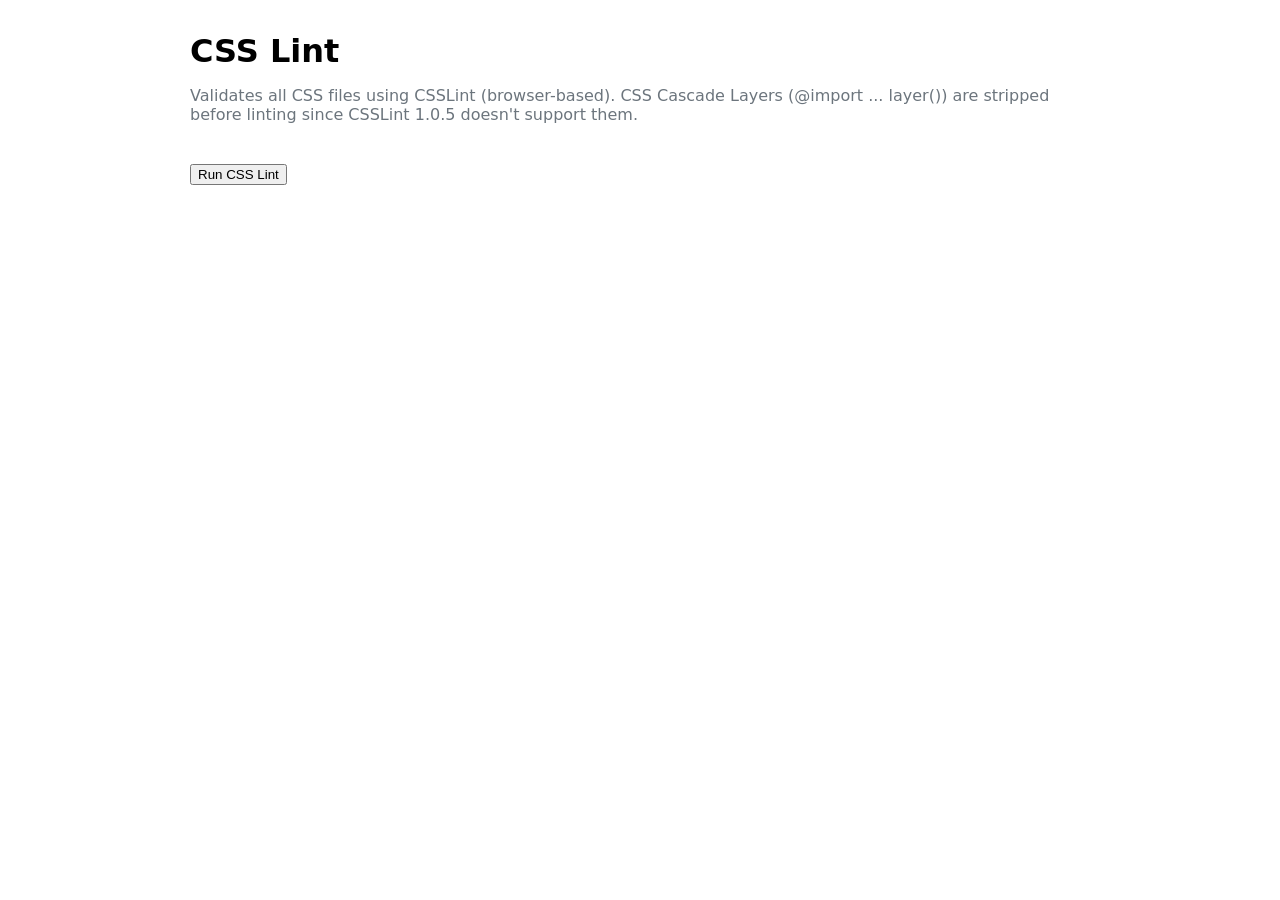
<file: tests/css-lint.html>
<!DOCTYPE html>
<html lang="es" data-theme="light">
<head>
  <meta charset="UTF-8" />
  <meta name="viewport" content="width=device-width, initial-scale=1.0" />
  <title>CSS Components — CSS Lint</title>
  <style>
    body { max-width: 900px; margin: 2rem auto; padding: 0 1rem; font-family: system-ui, sans-serif; }
    h1 { margin-bottom: 0.25rem; }
    .info { color: #6c757d; margin-bottom: 1.5rem; }
    #lint-btn { margin: 1rem 0; }
    #results { margin-top: 1rem; }
    .file-result { margin: 1rem 0; border: 1px solid #dee2e6; border-radius: 8px; overflow: hidden; }
    .file-header { padding: 0.75rem 1rem; background: #f8f9fa; font-weight: 600; display: flex; justify-content: space-between; align-items: center; }
    .badge { padding: 0.2rem 0.6rem; border-radius: 12px; font-size: 0.8rem; }
    .badge.pass { background: #d4edda; color: #155724; }
    .badge.warn { background: #fff3cd; color: #856404; }
    .badge.fail { background: #f8d7da; color: #721c24; }
    .message { padding: 0.5rem 1rem; border-top: 1px solid #dee2e6; font-size: 0.85rem; }
    .message:last-child { border-bottom: none; }
    .message .line { color: #6c757d; font-size: 0.8rem; }
    .message.error { color: #721c24; background: #fdf0ef; }
    .message.warning { color: #856404; background: #fff8e1; }
    .message.info { color: #0c5460; background: #d1ecf1; }
    .no-issues { padding: 1rem; color: #27ae60; font-weight: 600; }
    .summary { font-size: 1.1rem; font-weight: 600; margin: 1rem 0; padding: 0.75rem 1rem; background: #f8f9fa; border-radius: 8px; display: none; }
  </style>
</head>
<body>
  <h1>CSS Lint</h1>
  <p class="info">Validates all CSS files using CSSLint (browser-based). CSS Cascade Layers (@import ... layer()) are stripped before linting since CSSLint 1.0.5 doesn't support them.</p>
  <button id="lint-btn" class="btn btn-primary">Run CSS Lint</button>
  <div class="summary" id="summary"></div>
  <div id="results"></div>

  <script>
    const BASE = "../";
    const CSS_FILES = [
      "assets/css/master.css",
      "assets/css/base/typography/typography.css",
      "assets/css/base/images/images.css",
      "assets/css/grid/grid.css",
      "assets/css/utilities/helpers/helpers.css",
      "assets/css/utilities/spacers/spacers.css",
      "assets/css/components/accordion/accordion.css",
      "assets/css/components/alerts/alerts.css",
      "assets/css/components/avatar/avatar.css",
      "assets/css/components/badges/badges.css",
      "assets/css/components/breadcrumb/breadcrumb.css",
      "assets/css/components/buttons/buttons.css",
      "assets/css/components/buttons/btn-group.css",
      "assets/css/components/cards/cards.css",
      "assets/css/components/carousel/carousel.css",
      "assets/css/components/chips/chips.css",
      "assets/css/components/combobox/combobox.css",
      "assets/css/components/datepicker/datepicker.css",
      "assets/css/components/drawer/drawer.css",
      "assets/css/components/dropdown/dropdown.css",
      "assets/css/components/dropzone/dropzone.css",
      "assets/css/components/forms/forms.css",
      "assets/css/components/forms/float-labels.css",
      "assets/css/components/list-groups/list-groups.css",
      "assets/css/components/modal/modal.css",
      "assets/css/components/navbar/navbar.css",
      "assets/css/components/pagination/pagination.css",
      "assets/css/components/popovers/popovers.css",
      "assets/css/components/progress/progress.css",
      "assets/css/components/rating/rating.css",
      "assets/css/components/skeletons/skeletons.css",
      "assets/css/components/spinners/spinners.css",
      "assets/css/components/stepper/stepper.css",
      "assets/css/components/tables/tables.css",
      "assets/css/components/tabs/tabs.css",
      "assets/css/components/timeline/timeline.css",
      "assets/css/components/toasts/toasts.css",
      "assets/css/components/tooltips/tooltips.css",
      "assets/css/components/tree-view/tree-view.css",
      "assets/css/utilities/shared/btn-close.css",
      "assets/css/utilities/shared/btn-close-root.css",
    ];

    document.getElementById("lint-btn").addEventListener("click", async () => {
      const btn = document.getElementById("lint-btn");
      const results = document.getElementById("results");
      const summary = document.getElementById("summary");
      btn.disabled = true;
      btn.textContent = "Loading CSSLint…";
      results.innerHTML = "";
      summary.style.display = "none";

      if (typeof CSSLint === "undefined") {
        const script = document.createElement("script");
        script.src = "https://cdn.jsdelivr.net/npm/csslint@1.0.5/dist/csslint.js";
        document.head.appendChild(script);
        await new Promise((resolve, reject) => {
          script.onload = resolve;
          script.onerror = () => reject(new Error("Failed to load CSSLint"));
        });
      }

      btn.textContent = "Linting…";
      let totalErrors = 0;
      let totalWarnings = 0;
      let filesChecked = 0;

      for (const file of CSS_FILES) {
        let css;
        try {
          const resp = await fetch(BASE + file);
          if (!resp.ok) { continue; }
          css = await resp.text();
        } catch {
          continue;
        }

        let cleanCss = css
          .replace(/@import\s+url\([^)]+\)\s*layer\([^)]*\)\s*;/g, "")
          .replace(/@layer\s+[^;{]+;/g, "")
          .replace(/@layer\s+[^{]+\{(?:[^{}]*\{[^{}]*\})*[^{}]*\}/g, "")
          .replace(/@starting-style\s*\{(?:[^{}]*\{[^{}]*\})*[^{}]*\}/g, "")
          .replace(/@view-transition\s*\{[^}]*\}/g, "")
          .replace(/::view-transition-(?:old|new)\([^)]*\)\s*\{[^}]*\}/g, "")
          .replace(/allow-discrete/g, "ease")
          .replace(/inset\s*:/g, "top:")
          .replace(/1lh/g, "1em")
          .replace(/^\s*--[a-zA-Z][\w-]*\s*:[^;]+;/gm, "");

        let prev = "";
        while (prev !== cleanCss) {
          prev = cleanCss;
          cleanCss = cleanCss
            .replace(/var\((?:[^()]*|\([^()]*\))*\)/g, "0")
            .replace(/color-mix\((?:[^()]*|\([^()]*\))*\)/g, "#000")
            .replace(/min\((?:[^()]*|\([^()]*\))*\)/g, "0")
            .replace(/max\((?:[^()]*|\([^()]*\))*\)/g, "0")
            .replace(/scale\((?:[^()]*|\([^()]*\))*\)/g, "1")
            .replace(/clamp\((?:[^()]*|\([^()]*\))*\)/g, "0")
            .replace(/repeat\((?:[^()]*|\([^()]*\))*\)/g, "1fr")
            .replace(/minmax\((?:[^()]*|\([^()]*\))*\)/g, "0")
            .replace(/calc\((?:[^()]*|\([^()]*\))*\)/g, "0")
            .replace(/\d+fr\b/g, "0");
        }
        const messages = CSSLint.verify(cleanCss, { "important": 0, "ids": 0, "order-alphabetical": 0 });
        const issues = messages.messages || [];
        filesChecked++;

        const errors = issues.filter(m => m.type === "error");
        const warnings = issues.filter(m => m.type === "warning");
        totalErrors += errors.length;
        totalWarnings += warnings.length;

        const badgeClass = errors.length === 0 && warnings.length === 0 ? "pass" : errors.length > 0 ? "fail" : "warn";
        const badgeText = errors.length === 0 && warnings.length === 0 ? "PASS" : `${errors.length}E ${warnings.length}W`;

        let html = `<div class="file-result">`;
        html += `<div class="file-header"><span>${file}</span><span class="badge ${badgeClass}">${badgeText}</span></div>`;

        if (issues.length === 0) {
          html += `<div class="no-issues">No issues</div>`;
        } else {
          for (const issue of issues.slice(0, 20)) {
            const type = issue.type || "info";
            const line = issue.line ? `L${issue.line}` : "";
            html += `<div class="message ${type}">`;
            html += `<span class="line">${line}</span> ${issue.message}`;
            if (issue.rule?.name) html += ` <em>(${issue.rule.name})</em>`;
            html += `</div>`;
          }
          if (issues.length > 20) {
            html += `<div class="message info">… and ${issues.length - 20} more issues</div>`;
          }
        }
        html += `</div>`;
        results.innerHTML += html;
      }

      summary.style.display = "block";
      summary.innerHTML = `${filesChecked} files checked · <span style="color:#e74c3c">${totalErrors} errors</span> · <span style="color:#856404">${totalWarnings} warnings</span>`;
      btn.disabled = false;
      btn.textContent = "Run CSS Lint";
    });
  </script>
</body>
</html>
</file>
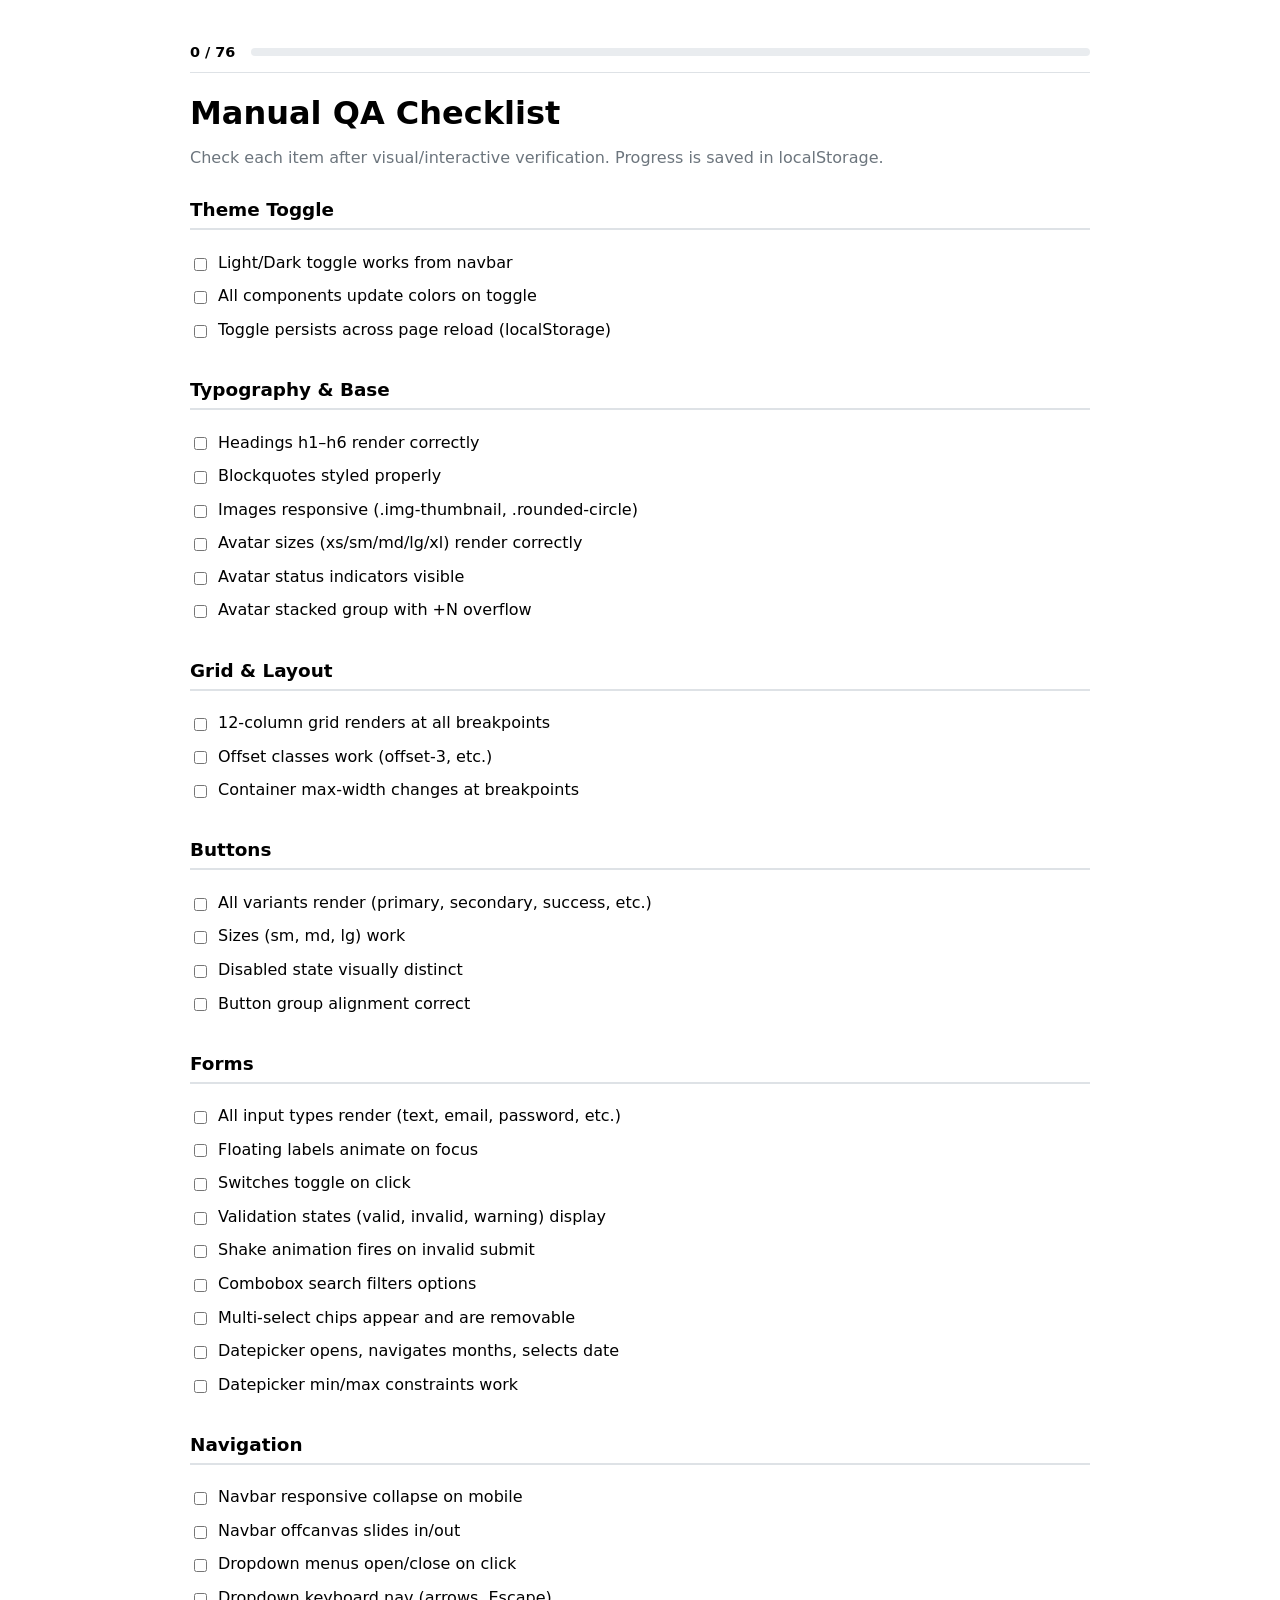
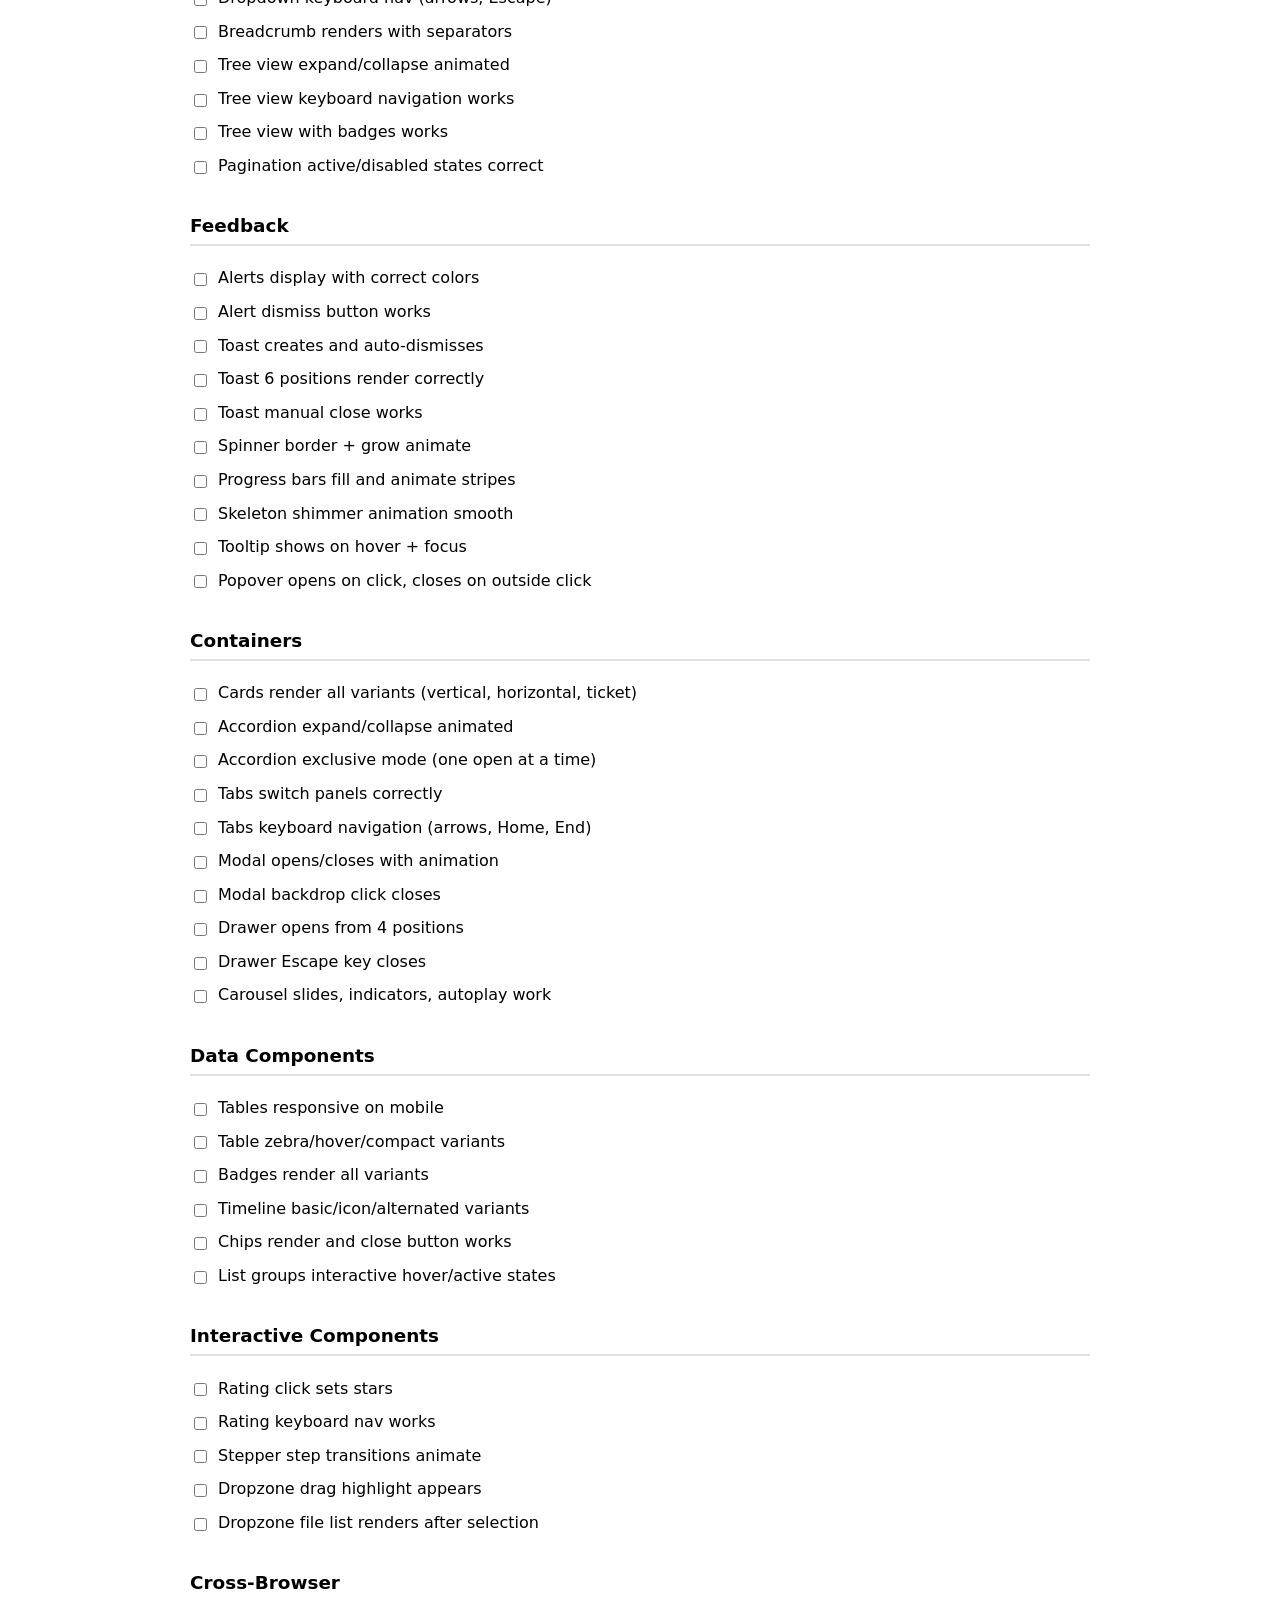
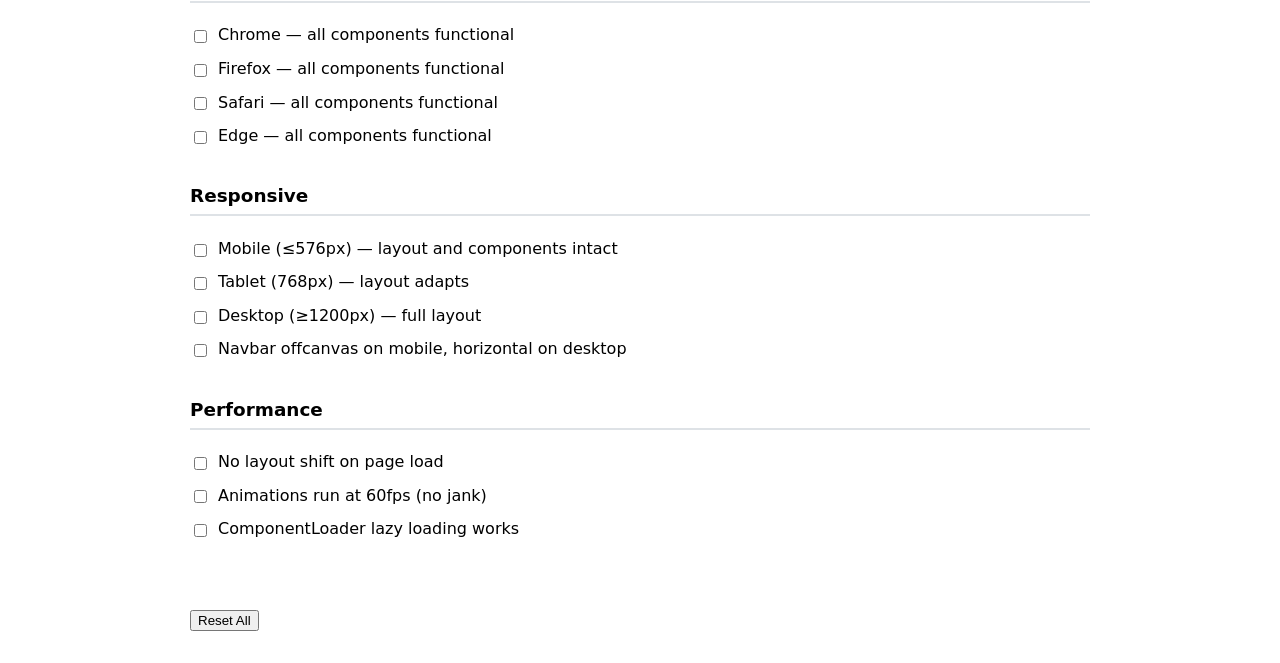
<file: tests/qa-checklist.html>
<!DOCTYPE html>
<html lang="es" data-theme="light">
<head>
  <meta charset="UTF-8" />
  <meta name="viewport" content="width=device-width, initial-scale=1.0" />
  <title>CSS Components — Manual QA Checklist</title>
  <style>
    body { max-width: 900px; margin: 2rem auto; padding: 0 1rem; font-family: system-ui, sans-serif; }
    h1 { margin-bottom: 0.25rem; }
    .info { color: #6c757d; margin-bottom: 1.5rem; }
    .section { margin: 2rem 0; }
    .section h2 { font-size: 1.15rem; border-bottom: 2px solid #dee2e6; padding-bottom: 0.5rem; }
    .checklist { list-style: none; padding: 0; }
    .checklist li { padding: 0.4rem 0; display: flex; align-items: flex-start; gap: 0.5rem; }
    .checklist input[type="checkbox"] { margin-top: 0.3rem; flex-shrink: 0; }
    .checklist label { cursor: pointer; }
    .checklist .note { color: #6c757d; font-size: 0.85rem; margin-left: 1.5rem; }
    .progress-bar { position: sticky; top: 0; background: #fff; padding: 0.75rem 0; border-bottom: 1px solid #dee2e6; z-index: 10; display: flex; align-items: center; gap: 1rem; }
    .progress-bar .bar { flex: 1; height: 8px; background: #e9ecef; border-radius: 4px; overflow: hidden; }
    .progress-bar .fill { height: 100%; background: #27ae60; transition: width 0.3s; width: 0%; }
    .progress-bar .text { font-size: 0.9rem; font-weight: 600; white-space: nowrap; }
    #reset-btn { margin-top: 2rem; }
  </style>
</head>
<body>
  <div class="progress-bar">
    <span class="text" id="progress-text">0 / 0</span>
    <div class="bar"><div class="fill" id="progress-fill"></div></div>
  </div>

  <h1>Manual QA Checklist</h1>
  <p class="info">Check each item after visual/interactive verification. Progress is saved in localStorage.</p>

  <div class="section">
    <h2>Theme Toggle</h2>
    <ul class="checklist">
      <li><input type="checkbox" id="q1" /><label for="q1">Light/Dark toggle works from navbar</label></li>
      <li><input type="checkbox" id="q2" /><label for="q2">All components update colors on toggle</label></li>
      <li><input type="checkbox" id="q3" /><label for="q3">Toggle persists across page reload (localStorage)</label></li>
    </ul>
  </div>

  <div class="section">
    <h2>Typography & Base</h2>
    <ul class="checklist">
      <li><input type="checkbox" id="q4" /><label for="q4">Headings h1–h6 render correctly</label></li>
      <li><input type="checkbox" id="q5" /><label for="q5">Blockquotes styled properly</label></li>
      <li><input type="checkbox" id="q6" /><label for="q6">Images responsive (.img-thumbnail, .rounded-circle)</label></li>
      <li><input type="checkbox" id="q7" /><label for="q7">Avatar sizes (xs/sm/md/lg/xl) render correctly</label></li>
      <li><input type="checkbox" id="q8" /><label for="q8">Avatar status indicators visible</label></li>
      <li><input type="checkbox" id="q9" /><label for="q9">Avatar stacked group with +N overflow</label></li>
    </ul>
  </div>

  <div class="section">
    <h2>Grid & Layout</h2>
    <ul class="checklist">
      <li><input type="checkbox" id="q10" /><label for="q10">12-column grid renders at all breakpoints</label></li>
      <li><input type="checkbox" id="q11" /><label for="q11">Offset classes work (offset-3, etc.)</label></li>
      <li><input type="checkbox" id="q12" /><label for="q12">Container max-width changes at breakpoints</label></li>
    </ul>
  </div>

  <div class="section">
    <h2>Buttons</h2>
    <ul class="checklist">
      <li><input type="checkbox" id="q13" /><label for="q13">All variants render (primary, secondary, success, etc.)</label></li>
      <li><input type="checkbox" id="q14" /><label for="q14">Sizes (sm, md, lg) work</label></li>
      <li><input type="checkbox" id="q15" /><label for="q15">Disabled state visually distinct</label></li>
      <li><input type="checkbox" id="q16" /><label for="q16">Button group alignment correct</label></li>
    </ul>
  </div>

  <div class="section">
    <h2>Forms</h2>
    <ul class="checklist">
      <li><input type="checkbox" id="q17" /><label for="q17">All input types render (text, email, password, etc.)</label></li>
      <li><input type="checkbox" id="q18" /><label for="q18">Floating labels animate on focus</label></li>
      <li><input type="checkbox" id="q19" /><label for="q19">Switches toggle on click</label></li>
      <li><input type="checkbox" id="q20" /><label for="q20">Validation states (valid, invalid, warning) display</label></li>
      <li><input type="checkbox" id="q21" /><label for="q21">Shake animation fires on invalid submit</label></li>
      <li><input type="checkbox" id="q22" /><label for="q22">Combobox search filters options</label></li>
      <li><input type="checkbox" id="q23" /><label for="q23">Multi-select chips appear and are removable</label></li>
      <li><input type="checkbox" id="q24" /><label for="q24">Datepicker opens, navigates months, selects date</label></li>
      <li><input type="checkbox" id="q25" /><label for="q25">Datepicker min/max constraints work</label></li>
    </ul>
  </div>

  <div class="section">
    <h2>Navigation</h2>
    <ul class="checklist">
      <li><input type="checkbox" id="q26" /><label for="q26">Navbar responsive collapse on mobile</label></li>
      <li><input type="checkbox" id="q27" /><label for="q27">Navbar offcanvas slides in/out</label></li>
      <li><input type="checkbox" id="q28" /><label for="q28">Dropdown menus open/close on click</label></li>
      <li><input type="checkbox" id="q29" /><label for="q29">Dropdown keyboard nav (arrows, Escape)</label></li>
      <li><input type="checkbox" id="q30" /><label for="q30">Breadcrumb renders with separators</label></li>
      <li><input type="checkbox" id="q31" /><label for="q31">Tree view expand/collapse animated</label></li>
      <li><input type="checkbox" id="q32" /><label for="q32">Tree view keyboard navigation works</label></li>
      <li><input type="checkbox" id="q33" /><label for="q33">Tree view with badges works</label></li>
      <li><input type="checkbox" id="q34" /><label for="q34">Pagination active/disabled states correct</label></li>
    </ul>
  </div>

  <div class="section">
    <h2>Feedback</h2>
    <ul class="checklist">
      <li><input type="checkbox" id="q35" /><label for="q35">Alerts display with correct colors</label></li>
      <li><input type="checkbox" id="q36" /><label for="q36">Alert dismiss button works</label></li>
      <li><input type="checkbox" id="q37" /><label for="q37">Toast creates and auto-dismisses</label></li>
      <li><input type="checkbox" id="q38" /><label for="q38">Toast 6 positions render correctly</label></li>
      <li><input type="checkbox" id="q39" /><label for="q39">Toast manual close works</label></li>
      <li><input type="checkbox" id="q40" /><label for="q40">Spinner border + grow animate</label></li>
      <li><input type="checkbox" id="q41" /><label for="q41">Progress bars fill and animate stripes</label></li>
      <li><input type="checkbox" id="q42" /><label for="q42">Skeleton shimmer animation smooth</label></li>
      <li><input type="checkbox" id="q43" /><label for="q43">Tooltip shows on hover + focus</label></li>
      <li><input type="checkbox" id="q44" /><label for="q44">Popover opens on click, closes on outside click</label></li>
    </ul>
  </div>

  <div class="section">
    <h2>Containers</h2>
    <ul class="checklist">
      <li><input type="checkbox" id="q45" /><label for="q45">Cards render all variants (vertical, horizontal, ticket)</label></li>
      <li><input type="checkbox" id="q46" /><label for="q46">Accordion expand/collapse animated</label></li>
      <li><input type="checkbox" id="q47" /><label for="q47">Accordion exclusive mode (one open at a time)</label></li>
      <li><input type="checkbox" id="q48" /><label for="q48">Tabs switch panels correctly</label></li>
      <li><input type="checkbox" id="q49" /><label for="q49">Tabs keyboard navigation (arrows, Home, End)</label></li>
      <li><input type="checkbox" id="q50" /><label for="q50">Modal opens/closes with animation</label></li>
      <li><input type="checkbox" id="q51" /><label for="q51">Modal backdrop click closes</label></li>
      <li><input type="checkbox" id="q52" /><label for="q52">Drawer opens from 4 positions</label></li>
      <li><input type="checkbox" id="q53" /><label for="q53">Drawer Escape key closes</label></li>
      <li><input type="checkbox" id="q54" /><label for="q54">Carousel slides, indicators, autoplay work</label></li>
    </ul>
  </div>

  <div class="section">
    <h2>Data Components</h2>
    <ul class="checklist">
      <li><input type="checkbox" id="q55" /><label for="q55">Tables responsive on mobile</label></li>
      <li><input type="checkbox" id="q56" /><label for="q56">Table zebra/hover/compact variants</label></li>
      <li><input type="checkbox" id="q57" /><label for="q57">Badges render all variants</label></li>
      <li><input type="checkbox" id="q58" /><label for="q58">Timeline basic/icon/alternated variants</label></li>
      <li><input type="checkbox" id="q59" /><label for="q59">Chips render and close button works</label></li>
      <li><input type="checkbox" id="q60" /><label for="q60">List groups interactive hover/active states</label></li>
    </ul>
  </div>

  <div class="section">
    <h2>Interactive Components</h2>
    <ul class="checklist">
      <li><input type="checkbox" id="q61" /><label for="q61">Rating click sets stars</label></li>
      <li><input type="checkbox" id="q62" /><label for="q62">Rating keyboard nav works</label></li>
      <li><input type="checkbox" id="q63" /><label for="q63">Stepper step transitions animate</label></li>
      <li><input type="checkbox" id="q64" /><label for="q64">Dropzone drag highlight appears</label></li>
      <li><input type="checkbox" id="q65" /><label for="q65">Dropzone file list renders after selection</label></li>
    </ul>
  </div>

  <div class="section">
    <h2>Cross-Browser</h2>
    <ul class="checklist">
      <li><input type="checkbox" id="q66" /><label for="q66">Chrome — all components functional</label></li>
      <li><input type="checkbox" id="q67" /><label for="q67">Firefox — all components functional</label></li>
      <li><input type="checkbox" id="q68" /><label for="q68">Safari — all components functional</label></li>
      <li><input type="checkbox" id="q69" /><label for="q69">Edge — all components functional</label></li>
    </ul>
  </div>

  <div class="section">
    <h2>Responsive</h2>
    <ul class="checklist">
      <li><input type="checkbox" id="q70" /><label for="q70">Mobile (≤576px) — layout and components intact</label></li>
      <li><input type="checkbox" id="q71" /><label for="q71">Tablet (768px) — layout adapts</label></li>
      <li><input type="checkbox" id="q72" /><label for="q72">Desktop (≥1200px) — full layout</label></li>
      <li><input type="checkbox" id="q73" /><label for="q73">Navbar offcanvas on mobile, horizontal on desktop</label></li>
    </ul>
  </div>

  <div class="section">
    <h2>Performance</h2>
    <ul class="checklist">
      <li><input type="checkbox" id="q74" /><label for="q74">No layout shift on page load</label></li>
      <li><input type="checkbox" id="q75" /><label for="q75">Animations run at 60fps (no jank)</label></li>
      <li><input type="checkbox" id="q76" /><label for="q76">ComponentLoader lazy loading works</label></li>
    </ul>
  </div>

  <button id="reset-btn" class="btn btn-outline-danger">Reset All</button>

  <script>
    const STORAGE_KEY = "qa-checklist-v1";
    const checkboxes = document.querySelectorAll('.checklist input[type="checkbox"]');

    function loadState() {
      try {
        const saved = JSON.parse(localStorage.getItem(STORAGE_KEY) || "{}");
        checkboxes.forEach((cb) => {
          if (saved[cb.id]) cb.checked = true;
        });
      } catch {}
    }

    function saveState() {
      const state = {};
      checkboxes.forEach((cb) => {
        if (cb.checked) state[cb.id] = true;
      });
      localStorage.setItem(STORAGE_KEY, JSON.stringify(state));
    }

    function updateProgress() {
      const total = checkboxes.length;
      const checked = document.querySelectorAll('.checklist input[type="checkbox"]:checked').length;
      document.getElementById("progress-text").textContent = `${checked} / ${total}`;
      document.getElementById("progress-fill").style.width = `${(checked / total) * 100}%`;
    }

    checkboxes.forEach((cb) => {
      cb.addEventListener("change", () => {
        saveState();
        updateProgress();
      });
    });

    document.getElementById("reset-btn").addEventListener("click", () => {
      if (confirm("Reset all checkboxes?")) {
        checkboxes.forEach((cb) => { cb.checked = false; });
        localStorage.removeItem(STORAGE_KEY);
        updateProgress();
      }
    });

    loadState();
    updateProgress();
  </script>
</body>
</html>
</file>
<file: assets/css/master.css>
@layer base, layout, components, utilities;

@import url("grid/grid.css") layer(layout);
@import url("base/typography/typography.css") layer(base.typography);
@import url("base/images/images.css") layer(base.images);
@import url("utilities/spacers/spacers.css") layer(utilities.spacers);
@import url("utilities/helpers/helpers.css") layer(utilities.helpers);
@import url("utilities/shared/btn-close.css") layer(utilities.btn-close);

/* Global navigation infrastructure — needed on every page */
@import url("components/navbar/navbar.css") layer(components);
@import url("components/dropdown/dropdown.css") layer(components);
@import url("components/buttons/buttons.css") layer(components);
@import url("components/alerts/alerts.css") layer(components);

@view-transition {
  navigation: auto;
}

::view-transition-old(root) {
  animation: var(--vt-fade-out, fade-out 0.2s ease);
}

::view-transition-new(root) {
  animation: var(--vt-fade-in, fade-in 0.3s ease);
}

@keyframes fade-out {
  from { opacity: 1; }
  to { opacity: 0; }
}

@keyframes fade-in {
  from { opacity: 0; }
  to { opacity: 1; }
}

/*
 * =================================================================================
 * THEME CUSTOMIZATIONS
 * =================================================================================
 *
 * Este es el lugar para sobreescribir las variables CSS por defecto
 * y aplicar un tema personalizado a todo el sitio.
 *
 * Las variables definidas aquí en el selector :root anularán las que se
 * encuentran en los archivos `root.css` de cada componente, permitiendo
 * una personalización centralizada. 
 *
 * NOTA: Para que las variables de espaciado responsivo (ej. --spacer-2) funcionen,
 * es obligatorio que el módulo de utilidades `spacers.css` esté importado.
 */

*,
*::before,
*::after {
  box-sizing: border-box;
}

/*
 * =================================================================================
 * THEME DEFINITIONS (Light & Dark Mode)
 * =================================================================================
 */

/* 1. Color Palette Definition */
/* Estas son las variables semánticas que usaremos en todo el sistema. */
:root {
  /* Light Theme Palette */
  --color-primary: #1b263b;
  --color-primary-rgb: 27, 38, 59;
  --color-secondary: #415a77;
  --color-success: #2a9d8f;
  --color-danger: #e63946;
  --color-warning: #f4a261;
  --color-info: #219ebc;
  --color-text: #0d1b2a;
  --color-text-rgb: 13, 27, 42;
  --color-text-muted: #415a77; /* Oscurecido para cumplir ratio 4.5:1 (WCAG AA) */
  --color-surface: #e0e1dd;
  --color-surface-rgb: 224, 225, 221;
  --color-surface-subtle: #dedbd2;
  --color-surface-muted: #e9ecef;
  --color-border: #1b263b;
  --color-border-input: #1b263b;
  --color-focus-ring: rgba(65, 90, 119, 0.5); /* Aumentada opacidad para mejor visibilidad del foco */
  --color-pre-bg: #778da9;
  --color-code-bg: #778da9;

  /* Default Dark Palette (User's Palette) */
  --palette-dark-primary: #778da9;
  --palette-dark-primary-rgb: 119, 141, 169;
  --palette-dark-secondary: #415a77;
  --palette-dark-success: #2a9d8f;
  --palette-dark-danger: #e63946;
  --palette-dark-warning: #f4a261;
  --palette-dark-info: #219ebc;
  --palette-dark-text: #e0e1dd;
  --palette-dark-text-rgb: 224, 225, 221;
  --palette-dark-text-muted: #778da9;
  --palette-dark-surface: #0d1b2a;
  --palette-dark-surface-rgb: 13, 27, 42;
  --palette-dark-surface-subtle: #1b263b;
  --palette-dark-surface-muted: #1b263b;
  --palette-dark-border: #415a77;
  --palette-dark-border-input: #415a77;
  --palette-dark-focus-ring: rgba(119, 141, 169, 0.25);
  --palette-dark-pre-bg: #778da9;
  --palette-dark-code-bg: #778da9;

  /* 1. Light Theme (Default) */
  /* Le indicamos al navegador que nuestro sitio soporta ambos temas. */
  /* Esto permite que el navegador ajuste automáticamente los estilos de la UI nativa (scrollbars, etc.) */
  color-scheme: light dark;

  /* 2. Mapping Palette to Global Variables */
  --body-bg: var(--color-surface);
  --body-color: var(--color-text);
  --border-color: var(--color-border);
  --form-control-bg: var(--color-surface);
  --form-control-color: var(--color-text);
  --form-control-border-color: var(--color-border-input);
  --form-control-disabled-bg: var(--color-surface-muted);
  --form-control-readonly-bg: var(--color-surface-muted);
  --bg-light-color: var(--color-surface-subtle);
  --form-control-placeholder-color: var(--color-text-muted);

  /* Component Glassmorphism Overrides */
  --navbar-bg: rgba(var(--color-surface-rgb), 0.75);
  --navbar-sidebar-bg: rgba(var(--color-surface-rgb), 0.85);
  --dropdown-bg: rgba(var(--color-surface-rgb), 0.85);
  --modal-bg: rgba(var(--color-surface-rgb), 0.85);

  /* Ejemplo de personalización de la fuente base */
  /* --base-font-size: 18px; */ /* Descomenta y ajusta para cambiar el tamaño de fuente global */

  /* Ejemplo de personalización de headings */
  /* Estilo de separador para H3 con padding responsivo */
  --h3-font-weight: 600;
  /* Para paddings/márgenes, puedes usar las variables de espaciado adaptable
     (ej. var(--spacer-2)) o cualquier otro valor CSS válido (ej. 0.5rem, 10px).
     Los spacers son una opción, no una obligación. */
  --h3-padding-bottom: var(--spacer-2);
  --h3-border-bottom: 2px solid var(--border-color);

  /* Ejemplo de personalización de parrafos */
  /* Estilo para P con padding responsivo */
  --p-padding-top: var(--spacer-1);
  --p-padding-bottom: var(--spacer-2);

  /* Ejemplo de personalización de botones con spacers */
  /* Sobrescribimos las variables de margen para todos los botones */
  --btn-margin-right: var(--spacer-2); /* min(0.5em, 2%) */
  --btn-margin-bottom: var(--spacer-2); /* min(0.5em, 2%) */
}

/* 
 * =================================================================================
 * SYSTEM PREFERENCE OVERRIDES
 * =================================================================================
 * Si el usuario no ha definido un tema explícito (data-theme), usamos la preferencia del sistema.
 * Esto asegura que las variables oscuras se carguen automáticamente.
 */
@media (prefers-color-scheme: dark) {
  :root:not([data-theme="light"]) {
    /* Dark Theme Palette */
    --color-primary: var(--palette-dark-primary);
    --color-primary-rgb: var(--palette-dark-primary-rgb);
    --color-secondary: var(--palette-dark-secondary);
    --color-success: var(--palette-dark-success);
    --color-danger: var(--palette-dark-danger);
    --color-warning: var(--palette-dark-warning);
    --color-info: var(--palette-dark-info);
    --color-text: var(--palette-dark-text);
    --color-text-rgb: var(--palette-dark-text-rgb);
    --color-text-muted: var(--palette-dark-text-muted);
    --color-surface: var(--palette-dark-surface);
    --color-surface-rgb: var(--palette-dark-surface-rgb);
    --color-surface-subtle: var(--palette-dark-surface-subtle);
    --color-surface-muted: var(--palette-dark-surface-muted);
    --color-border: var(--palette-dark-border);
    --color-border-input: var(--palette-dark-border-input);
    --color-focus-ring: var(--palette-dark-focus-ring);

    /* Component Overrides for Dark Mode (System) */
    --h3-border-bottom: 2px solid var(--border-color);
    --display-border-bottom: 1px solid var(--border-color);
    --blockquote-border-left: 0.25rem solid var(--border-color);
    --pre-bg: var(--palette-dark-pre-bg);
    --code-bg: var(--palette-dark-code-bg);
    --code-color: var(--palette-dark-text);
    --hr-opacity: 0.1;

    /* Form Fixes for Dark Mode */
    --form-select-indicator: url("data:image/svg+xml,%3csvg xmlns='http://www.w3.org/2000/svg' viewBox='0 0 16 16'%3e%3cpath fill='none' stroke='%23e0e1dd' stroke-linecap='round' stroke-linejoin='round' stroke-width='2' d='m2 5 6 6 6-6'/%3e%3c/svg%3e");
    --form-check-input-border: 1px solid rgba(255, 255, 255, 0.25);
  }
}

/* 2. Dark Theme Overrides */
html[data-theme="dark"] {
  /* Dark Theme Palette */
  --color-primary: var(--palette-dark-primary);
  --color-primary-rgb: var(--palette-dark-primary-rgb);
  --color-secondary: var(--palette-dark-secondary);
  --color-success: var(--palette-dark-success);
  --color-danger: var(--palette-dark-danger);
  --color-warning: var(--palette-dark-warning);
  --color-info: var(--palette-dark-info);
  --color-text: var(--palette-dark-text);
  --color-text-rgb: var(--palette-dark-text-rgb);
  --color-text-muted: var(--palette-dark-text-muted);
  --color-surface: var(--palette-dark-surface);
  --color-surface-rgb: var(--palette-dark-surface-rgb);
  --color-surface-subtle: var(--palette-dark-surface-subtle);
  --color-surface-muted: var(--palette-dark-surface-muted);
  --color-border: var(--palette-dark-border);
  --color-border-input: var(--palette-dark-border-input);
  --color-focus-ring: var(--palette-dark-focus-ring);

  /* Sobrescribimos variables específicas de componentes */
  --h3-border-bottom: 2px solid var(--border-color);
  --display-border-bottom: 1px solid var(--border-color);
  --blockquote-border-left: 0.25rem solid var(--border-color);
  --pre-bg: var(--palette-dark-pre-bg);
  --code-bg: var(--palette-dark-code-bg);
  --code-color: var(--palette-dark-text);
  --hr-opacity: 0.1;

  /* Form Fixes for Dark Mode (Manual Toggle) */
  /* Cambiamos el color del stroke del SVG a claro (%23e0e1dd) para que se vea sobre fondo oscuro */
  --form-select-indicator: url("data:image/svg+xml,%3csvg xmlns='http://www.w3.org/2000/svg' viewBox='0 0 16 16'%3e%3cpath fill='none' stroke='%23e0e1dd' stroke-linecap='round' stroke-linejoin='round' stroke-width='2' d='m2 5 6 6 6-6'/%3e%3c/svg%3e");
  --form-check-input-border: 1px solid rgba(255, 255, 255, 0.25);

  /* Ajustamos los colores de validación para que tengan mejor contraste */
  --form-validation-valid-color: #28a745;
  --form-validation-invalid-color: #dc3545;
  --form-validation-warning-color: #ffc107;
}

/* Ejemplo de personalización específica para un Display Heading */
/* Sobrescribimos las variables solo para la clase .display-1 */
.display-1 {
  --display-padding-bottom: var(--spacer-3); /* Corresponde a min(1em, 3%) */
  --display-border-bottom: 1px solid var(--border-color);
}

/* 
 * =================================================================================
 * ACCESSIBILITY: REDUCED MOTION
 * =================================================================================
 * Desactiva o reduce animaciones para usuarios con sensibilidad al movimiento.
 */
@media (prefers-reduced-motion: reduce) {
  *,
  *::before,
  *::after {
    animation-duration: 0.01ms !important;
    animation-iteration-count: 1 !important;
    transition-duration: 0.01ms !important;
    scroll-behavior: auto !important;
  }
}

/* 
 * =================================================================================
 * PREMIUM EFFECTS & SMOOTH TRANSITIONS
 * =================================================================================
 */

/* Transiciones globales suaves para cambios de tema */
body, 
.card, 
.navbar, 
.dropdown-menu, 
dialog, 
.form-control, 
.btn, 
.tab-link,
.accordion-item,
.accordion-header,
footer {
  transition: 
    background-color 0.3s cubic-bezier(0.4, 0, 0.2, 1), 
    color 0.3s cubic-bezier(0.4, 0, 0.2, 1), 
    border-color 0.3s cubic-bezier(0.4, 0, 0.2, 1), 
    box-shadow 0.3s cubic-bezier(0.4, 0, 0.2, 1), 
    transform 0.25s cubic-bezier(0.4, 0, 0.2, 1),
    backdrop-filter 0.3s cubic-bezier(0.4, 0, 0.2, 1);
}

/* Efectos de Glassmorphism */
.navbar-sticky {
  background-color: transparent !important;
}

.navbar-sticky::before {
  content: "";
  position: absolute;
  top: 0;
  left: 0;
  right: 0;
  bottom: 0;
  z-index: -1;
  background-color: var(--navbar-bg);
  backdrop-filter: blur(12px) saturate(180%);
  -webkit-backdrop-filter: blur(12px) saturate(180%);
  transition: background-color 0.3s cubic-bezier(0.4, 0, 0.2, 1);
  pointer-events: none;
}

.dropdown-menu, 
dialog {
  backdrop-filter: blur(12px) saturate(180%);
  -webkit-backdrop-filter: blur(12px) saturate(180%);
}

@media (max-width: 768px) {
  .navbar-collapse {
    backdrop-filter: blur(12px) saturate(180%) !important;
    -webkit-backdrop-filter: blur(12px) saturate(180%) !important;
    align-items: stretch !important;
  }
  
  .navbar-nav {
    align-items: flex-start !important;
    padding-left: 0.5rem;
  }
}

/* Hover de tarjetas tipo elevación premium */
.card:hover {
  transform: translateY(-4px);
  box-shadow: 0 12px 24px rgba(0, 0, 0, 0.12);
}

/* Estilo premium del botón de tema */
#theme-toggle {
  display: inline-flex;
  align-items: center;
  justify-content: center;
  padding: 0.5rem;
  border-radius: 50%;
  width: 2.5rem;
  height: 2.5rem;
  border: 1px solid var(--border-color);
  background-color: var(--color-surface);
  color: var(--color-text);
  cursor: pointer;
}

#theme-toggle:hover {
  background-color: var(--color-surface-subtle);
  transform: rotate(15deg);
}

#theme-toggle svg {
  width: 1.25rem;
  height: 1.25rem;
  fill: currentColor;
  transition: transform 0.3s ease;
}

/* Alternancia de iconos SVG de sol/luna según el tema */
html[data-theme="dark"] #theme-toggle .sun-icon {
  display: block;
}
html[data-theme="dark"] #theme-toggle .moon-icon {
  display: none;
}
html[data-theme="light"] #theme-toggle .sun-icon {
  display: none;
}
html[data-theme="light"] #theme-toggle .moon-icon {
  display: block;
}

/* Caso por defecto cuando no hay data-theme (se rige por prefers-color-scheme) */
@media (prefers-color-scheme: dark) {
  html:not([data-theme="light"]) #theme-toggle .sun-icon {
    display: block;
  }
  html:not([data-theme="light"]) #theme-toggle .moon-icon {
    display: none;
  }
}
@media (prefers-color-scheme: light) {
  html:not([data-theme="dark"]) #theme-toggle .sun-icon {
    display: none;
  }
  html:not([data-theme="dark"]) #theme-toggle .moon-icon {
    display: block;
  }
}
</file>
